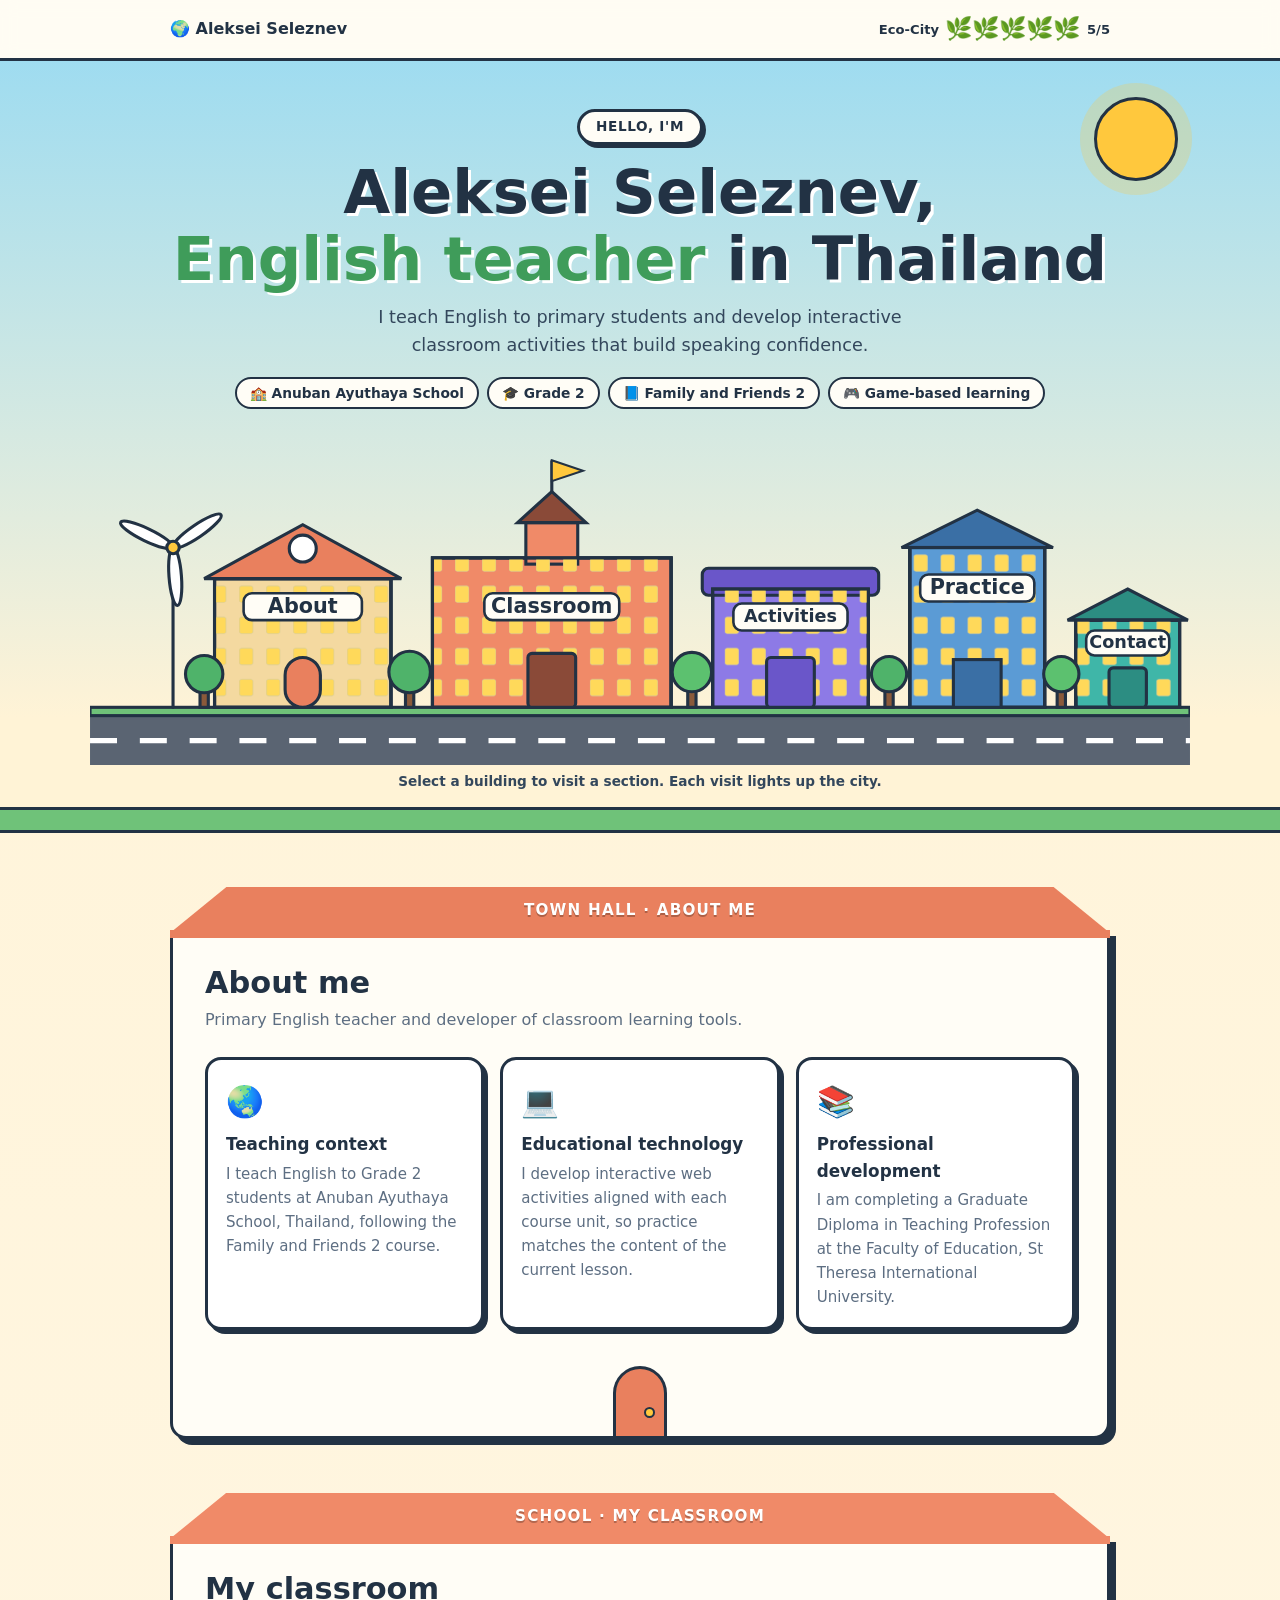
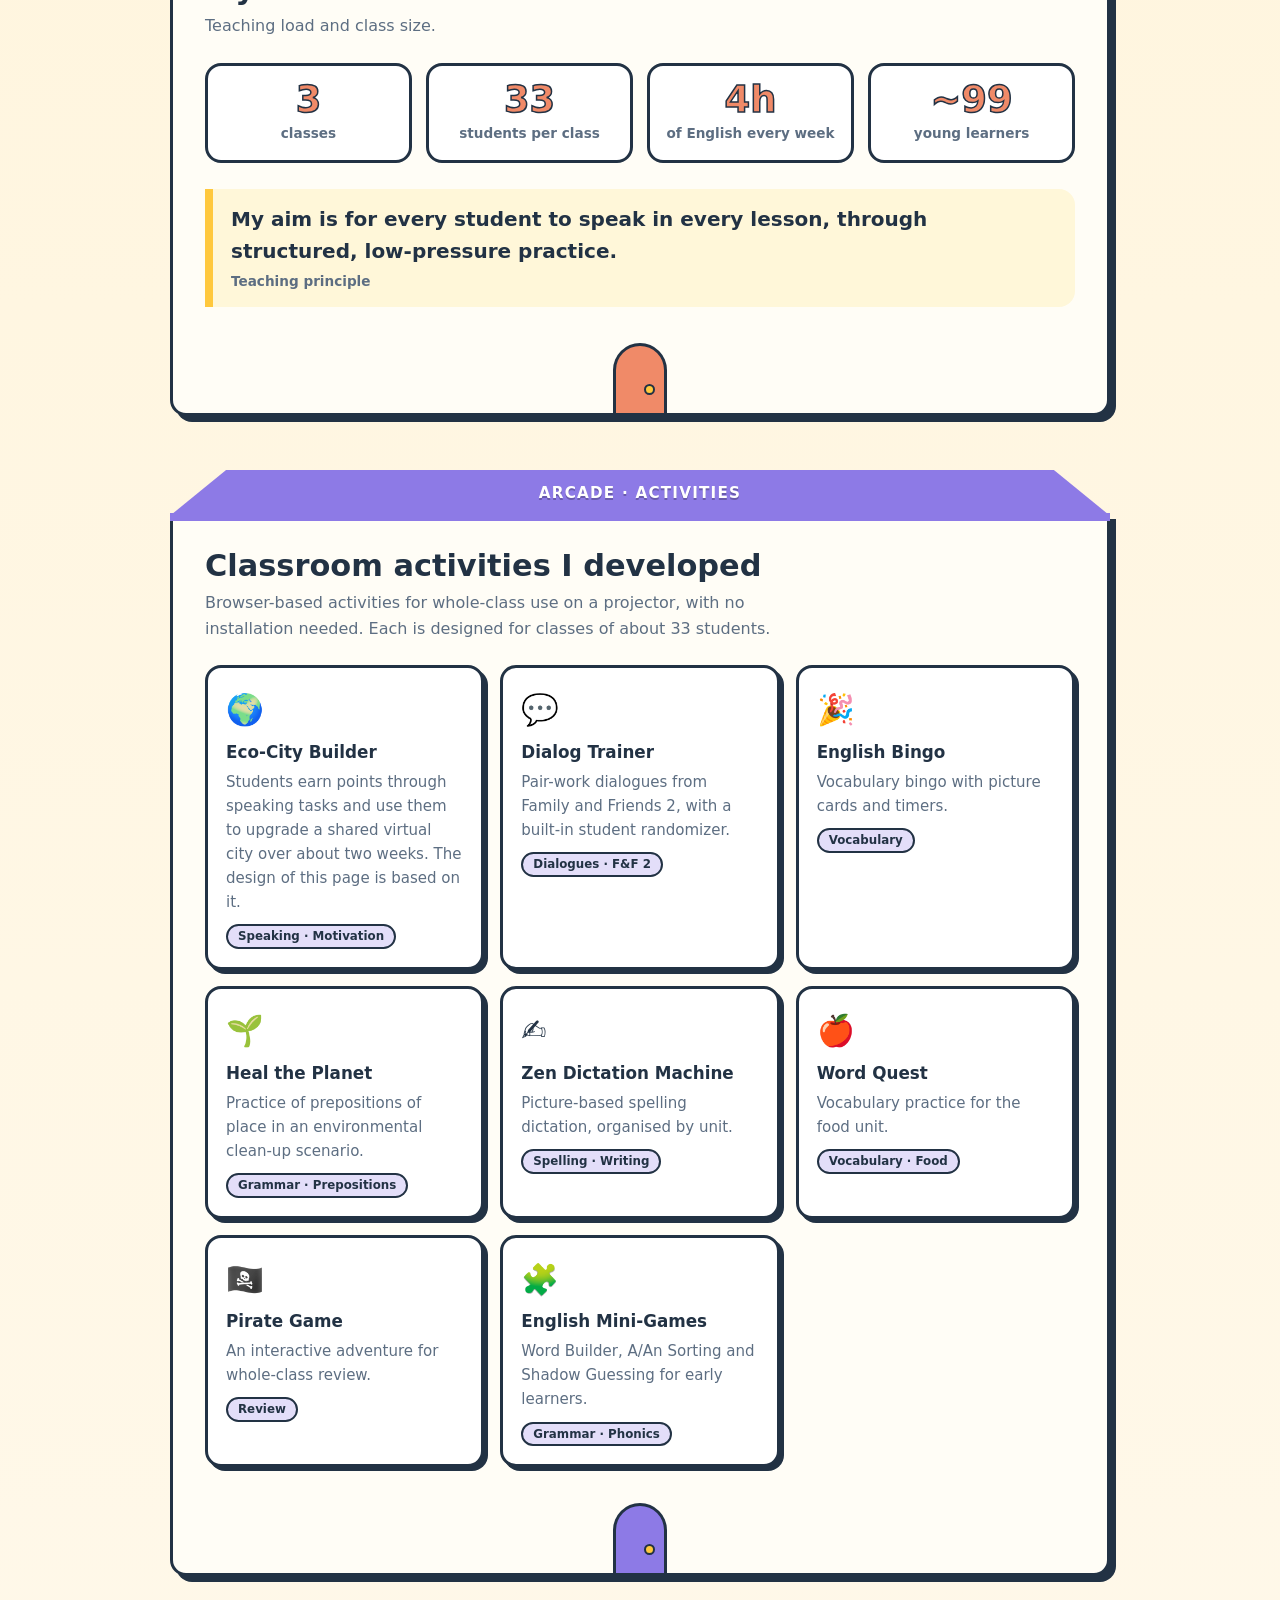
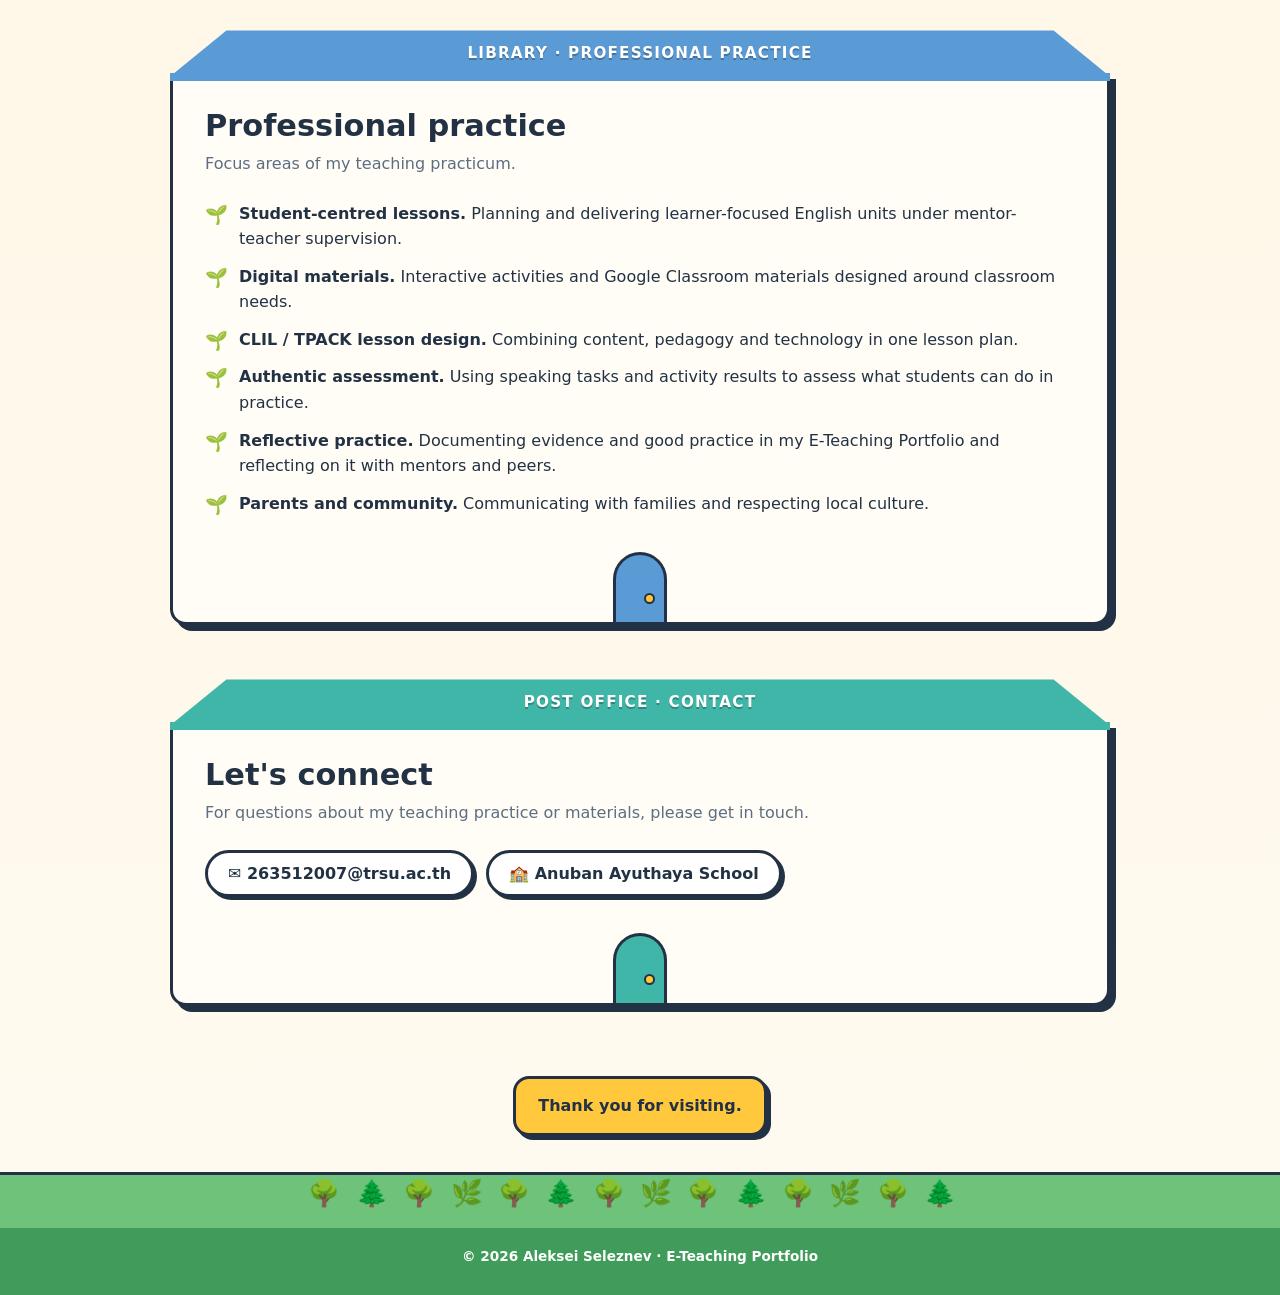
<file: index.html>
<!DOCTYPE html>
<html lang="en">
<head>
<meta charset="UTF-8">
<meta name="viewport" content="width=device-width, initial-scale=1">
<title>Aleksei Seleznev — English Teacher, Thailand</title>
<meta name="description" content="E-teaching portfolio of Aleksei Seleznev, English teacher at Anuban Ayuthaya School, Thailand: classroom activities, lesson materials and professional practice.">
<style>
  :root {
    --sky-top: #9fdcf0;
    --sky-bot: #fff3d6;
    --grass: #6fc279;
    --grass-dark: #3f9c5a;
    --road: #5a6472;
    --ink: #223244;
    --muted: #5d6e82;
    --paper: #fffdf6;
    --line: #223244;
    --sun: #ffc83d;
    --brick: #e9805e;
    --teal: #3fb6a8;
    --violet: #8d7ae6;
    --blue: #5b9bd5;
    --cream: #f4d9a0;
    --radius: 16px;
    --font: ui-rounded, "Avenir Next Rounded", "Nunito", "Trebuchet MS", system-ui, sans-serif;
  }
  * { box-sizing: border-box; margin: 0; padding: 0; }
  html { scroll-behavior: smooth; scroll-padding-top: 70px; }
  body {
    font-family: var(--font); color: var(--ink); line-height: 1.6;
    background: linear-gradient(180deg, var(--sky-bot) 0, #fffaf0 100%);
  }
  a { color: inherit; }
  .wrap { max-width: 980px; margin: 0 auto; padding: 0 20px; }

  /* ---------- top bar + eco meter ---------- */
  .bar {
    position: sticky; top: 0; z-index: 20;
    background: rgba(255, 253, 246, .92); backdrop-filter: blur(8px);
    border-bottom: 3px solid var(--line);
  }
  .bar .wrap { display: flex; align-items: center; justify-content: space-between; height: 58px; gap: 12px; }
  .bar .logo { font-weight: 800; text-decoration: none; display: flex; align-items: center; gap: 8px; }
  .meter { display: flex; align-items: center; gap: 8px; font-size: .82rem; font-weight: 700; }
  .meter .leaves { display: flex; gap: 3px; }
  .leaf { font-size: 1.2rem; filter: grayscale(1); opacity: .35; transition: .4s; }
  .leaf.on { filter: none; opacity: 1; transform: scale(1.15); }

  /* ---------- hero: the city ---------- */
  .hero { position: relative; overflow: hidden; background: linear-gradient(180deg, var(--sky-top), var(--sky-bot) 85%); padding-top: 48px; }
  .hero .intro { position: relative; z-index: 2; text-align: center; padding-bottom: 8px; }
  .hello { display: inline-block; background: var(--paper); border: 3px solid var(--line); border-radius: 99px; padding: 4px 16px; font-weight: 800; font-size: .85rem; letter-spacing: .05em; text-transform: uppercase; box-shadow: 3px 3px 0 var(--line); }
  .hero h1 { font-size: clamp(2.2rem, 6vw, 3.8rem); line-height: 1.1; margin: 14px 0 10px; text-shadow: 3px 3px 0 #fff; }
  .hero h1 em { font-style: normal; color: var(--grass-dark); }
  .hero .lead { max-width: 560px; margin: 0 auto; font-size: 1.1rem; color: #33475c; }
  .chips { display: flex; flex-wrap: wrap; justify-content: center; gap: 8px; margin: 18px 0 6px; }
  .chip { background: var(--paper); border: 2px solid var(--line); border-radius: 99px; padding: 3px 13px; font-size: .86rem; font-weight: 700; }

  .sun { position: absolute; right: 8%; top: 36px; width: 84px; height: 84px; border-radius: 50%; background: var(--sun); border: 3px solid var(--line); box-shadow: 0 0 0 14px rgba(255, 200, 61, .25); animation: pulse 4s ease-in-out infinite; }
  .cloud { position: absolute; background: #fff; border: 3px solid var(--line); border-radius: 99px; height: 34px; width: 110px; opacity: .95; animation: drift linear infinite; }
  .cloud::before, .cloud::after { content: ""; position: absolute; background: #fff; border: 3px solid var(--line); border-bottom: 0; border-radius: 99px 99px 0 0; }
  .cloud::before { width: 46px; height: 30px; left: 16px; top: -22px; }
  .cloud::after { width: 34px; height: 22px; left: 54px; top: -14px; }
  .cloud.c1 { top: 70px; left: -140px; animation-duration: 60s; }
  .cloud.c2 { top: 150px; left: -140px; animation-duration: 90s; animation-delay: -35s; transform: scale(.7); }
  @keyframes drift { to { left: 105%; } }
  @keyframes pulse { 50% { transform: scale(1.08); } }

  .city { position: relative; z-index: 1; display: block; width: 100%; max-width: 1100px; margin: 0 auto; height: auto; }
  .city text { font-family: var(--font); font-weight: 800; font-size: 20px; fill: var(--ink); pointer-events: none; }
  .bld { cursor: pointer; outline: none; }
  .bld .shape { stroke: var(--line); stroke-width: 3; transition: transform .2s; transform-box: fill-box; transform-origin: bottom; }
  .bld:hover .shape, .bld:focus-visible .shape { transform: translateY(-5px); }
  .bld .win-on { opacity: 0; transition: opacity .8s; }
  .bld.lit .win-on { opacity: 1; }
  .bld .sign { fill: var(--paper); stroke: var(--line); stroke-width: 2.5; }
  .tree { opacity: 0; transform: scale(.2); transform-box: fill-box; transform-origin: bottom; transition: .6s cubic-bezier(.3, 1.6, .5, 1); }
  .tree.grown { opacity: 1; transform: scale(1); }
  .hint { text-align: center; font-size: .85rem; font-weight: 700; color: #33475c; padding: 6px 0 14px; position: relative; z-index: 2; }

  .ground { height: 26px; background: var(--grass); border-top: 3px solid var(--line); border-bottom: 3px solid var(--line); }

  /* ---------- buildings = sections ---------- */
  section.building { padding: 54px 0 0; position: relative; }
  .roof { height: 46px; margin: 0 auto; width: 100%; max-width: 940px; background: var(--c); clip-path: polygon(0 100%, 6% 0, 94% 0, 100% 100%); border: 0; position: relative; }
  .roof::after { content: attr(data-sign); position: absolute; left: 50%; top: 50%; transform: translate(-50%, -50%); font-weight: 800; font-size: .95rem; letter-spacing: .08em; text-transform: uppercase; color: #fff; text-shadow: 0 2px 0 rgba(0, 0, 0, .25); white-space: nowrap; }
  .body {
    max-width: 940px; margin: -3px auto 0; background: var(--paper); border: 3px solid var(--line);
    border-radius: 0 0 var(--radius) var(--radius); padding: 32px 32px 0; position: relative;
    box-shadow: 6px 6px 0 var(--line);
    transform: translateY(24px); opacity: 0; transition: .7s ease;
  }
  section.show .body { transform: none; opacity: 1; }
  .body::before { content: ""; position: absolute; left: -3px; right: -3px; top: -3px; height: 8px; background: var(--c); }
  .door { width: 54px; height: 70px; margin: 36px auto 0; background: var(--c); border: 3px solid var(--line); border-bottom: 0; border-radius: 30px 30px 0 0; position: relative; }
  .door::after { content: ""; position: absolute; right: 9px; top: 38px; width: 7px; height: 7px; border-radius: 50%; background: var(--sun); border: 2px solid var(--line); }
  h2 { font-size: 1.9rem; line-height: 1.2; margin-bottom: 6px; }
  .sub { color: var(--muted); margin-bottom: 24px; max-width: 620px; }

  .grid { display: grid; gap: 16px; grid-template-columns: repeat(auto-fit, minmax(230px, 1fr)); }
  .card { background: #fff; border: 3px solid var(--line); border-radius: var(--radius); padding: 18px; box-shadow: 4px 4px 0 var(--line); }
  .card .ico { font-size: 1.9rem; }
  .card h3 { font-size: 1.05rem; margin: 4px 0; }
  .card p { color: var(--muted); font-size: .94rem; }
  a.card { text-decoration: none; display: block; transition: transform .15s, box-shadow .15s; }
  a.card:hover { transform: translate(-2px, -3px); box-shadow: 7px 8px 0 var(--line); }
  .tag { display: inline-block; font-size: .74rem; font-weight: 800; background: color-mix(in srgb, var(--c) 25%, #fff); border: 2px solid var(--line); border-radius: 99px; padding: 1px 10px; margin-top: 10px; }

  .stats { display: grid; grid-template-columns: repeat(auto-fit, minmax(130px, 1fr)); gap: 14px; }
  .stat { text-align: center; background: #fff; border: 3px solid var(--line); border-radius: var(--radius); padding: 14px 8px; }
  .stat b { display: block; font-size: 2.3rem; line-height: 1.1; color: var(--c); -webkit-text-stroke: 1.5px var(--line); }
  .stat span { font-size: .85rem; color: var(--muted); font-weight: 700; }
  .quote { margin-top: 26px; font-size: 1.25rem; font-weight: 800; padding: 14px 18px; border-left: 8px solid var(--sun); background: #fff7d9; border-radius: 0 var(--radius) var(--radius) 0; }
  .quote small { display: block; font-size: .85rem; font-weight: 600; color: var(--muted); margin-top: 4px; }

  ul.ticks { list-style: none; display: grid; gap: 12px; }
  ul.ticks li { padding-left: 34px; position: relative; }
  ul.ticks li::before { content: "🌱"; position: absolute; left: 0; top: -1px; font-size: 1.15rem; }

  .links { display: flex; flex-wrap: wrap; gap: 12px; }
  .links a, .links span { background: #fff; border: 3px solid var(--line); border-radius: 99px; padding: 8px 20px; font-weight: 800; text-decoration: none; box-shadow: 3px 3px 0 var(--line); }
  .links a:hover { background: var(--sun); }

  /* ---------- footer ---------- */
  .finish { text-align: center; padding: 70px 20px 0; }
  .finish .badge { display: inline-block; max-width: 520px; background: #fff; border: 3px solid var(--line); border-radius: var(--radius); padding: 14px 22px; font-weight: 800; box-shadow: 4px 4px 0 var(--line); }
  .finish .badge.win { background: var(--sun); animation: pop .6s cubic-bezier(.3, 1.6, .5, 1); }
  @keyframes pop { from { transform: scale(.6); } }
  .verge { margin-top: 36px; height: 56px; background: var(--grass); border-top: 3px solid var(--line); font-size: 1.6rem; letter-spacing: .6em; text-align: center; overflow: hidden; line-height: 1; padding-top: 6px; }
  footer { background: var(--grass-dark); color: #fff; text-align: center; font-size: .85rem; font-weight: 700; padding: 18px 20px 28px; }

  @media (max-width: 640px) {
    .body { padding: 24px 18px 0; }
    .sun { width: 56px; height: 56px; right: 5%; }
    .meter .txt { display: none; }
    .roof::after { font-size: .75rem; }
  }
  @media (prefers-reduced-motion: reduce) {
    html { scroll-behavior: auto; }
    .cloud, .sun { animation: none; }
    .body { transition: none; transform: none; opacity: 1; }
  }
</style>
</head>
<body id="top">

<div class="bar">
  <div class="wrap">
    <a class="logo" href="#top">🌍 Aleksei Seleznev</a>
    <div class="meter" aria-live="polite">
      <span class="txt">Eco-City</span>
      <span class="leaves" id="leaves"><span class="leaf">🌿</span><span class="leaf">🌿</span><span class="leaf">🌿</span><span class="leaf">🌿</span><span class="leaf">🌿</span></span>
      <span id="count">0/5</span>
    </div>
  </div>
</div>

<header class="hero" id="hero">
  <div class="sun"></div>
  <div class="cloud c1"></div>
  <div class="cloud c2"></div>

  <div class="wrap intro">
    <span class="hello">Hello, I'm</span>
    <h1>Aleksei Seleznev,<br><em>English teacher</em> in Thailand</h1>
    <p class="lead">I teach English to primary students and develop interactive classroom activities that build speaking confidence.</p>
    <div class="chips">
      <span class="chip">🏫 Anuban Ayuthaya School</span>
      <span class="chip">🎓 Grade 2</span>
      <span class="chip">📘 Family and Friends 2</span>
      <span class="chip">🎮 Game-based learning</span>
    </div>
  </div>

  <!-- the city: every building is a section of the page -->
  <svg class="city" id="city" viewBox="-60 0 1060 330" role="navigation" aria-label="City map: choose a building to visit">
    <defs>
      <pattern id="winOff" width="26" height="30" patternUnits="userSpaceOnUse"><rect x="6" y="7" width="13" height="16" rx="2" fill="#aebfd0"/></pattern>
      <pattern id="winOn" width="26" height="30" patternUnits="userSpaceOnUse"><rect x="6" y="7" width="13" height="16" rx="2" fill="#ffd95a"/></pattern>
    </defs>

    <!-- road & ground -->
    <rect x="-60" y="278" width="1060" height="52" fill="var(--road)"/>
    <rect x="-60" y="274" width="1060" height="8" fill="var(--grass)" stroke="var(--line)" stroke-width="3"/>
    <g stroke="#fff" stroke-width="5" stroke-dasharray="26 22"><line x1="-60" y1="306" x2="1000" y2="306"/></g>

    <!-- About: Town Hall -->
    <a class="bld" id="b-about" href="#about" aria-label="Town Hall: About me">
      <g class="shape">
        <rect x="60" y="150" width="170" height="124" fill="var(--cream)"/>
        <polygon points="50,150 145,98 240,150" fill="var(--brick)"/>
        <rect x="132" y="108" width="26" height="26" rx="13" fill="#fff"/>
        <rect x="60" y="150" width="170" height="124" fill="url(#winOff)"/>
        <rect class="win-on" x="60" y="150" width="170" height="124" fill="url(#winOn)"/>
        <rect x="128" y="226" width="34" height="48" rx="17" fill="var(--brick)"/>
      </g>
      <rect class="sign" x="88" y="164" width="114" height="26" rx="8"/>
      <text x="145" y="183" text-anchor="middle">About</text>
    </a>

    <!-- Classroom: School -->
    <a class="bld" id="b-classroom" href="#classroom" aria-label="School: My classroom">
      <g class="shape">
        <rect x="270" y="130" width="230" height="144" fill="#f08a68"/>
        <rect x="360" y="96" width="50" height="40" fill="#f08a68"/>
        <polygon points="352,96 385,66 418,96" fill="#8a4a38"/>
        <line x1="385" y1="66" x2="385" y2="36" stroke="var(--line)" stroke-width="3"/>
        <polygon points="385,36 415,46 385,56" fill="var(--sun)" stroke="var(--line)" stroke-width="2"/>
        <rect x="270" y="130" width="230" height="144" fill="url(#winOff)"/>
        <rect class="win-on" x="270" y="130" width="230" height="144" fill="url(#winOn)"/>
        <rect x="362" y="222" width="46" height="52" rx="4" fill="#8a4a38"/>
      </g>
      <rect class="sign" x="320" y="164" width="130" height="26" rx="8"/>
      <text x="385" y="183" text-anchor="middle">Classroom</text>
    </a>

    <!-- Games: Arcade -->
    <a class="bld" id="b-games" href="#games" aria-label="Arcade: Classroom activities">
      <g class="shape">
        <rect x="540" y="160" width="150" height="114" fill="var(--violet)"/>
        <rect x="530" y="140" width="170" height="26" rx="6" fill="#6a56c9"/>
        <rect x="540" y="160" width="150" height="114" fill="url(#winOff)"/>
        <rect class="win-on" x="540" y="160" width="150" height="114" fill="url(#winOn)"/>
        <rect x="592" y="226" width="46" height="48" rx="4" fill="#6a56c9"/>
      </g>
      <rect class="sign" x="560" y="174" width="110" height="26" rx="8"/>
      <text x="615" y="192" text-anchor="middle" style="font-size:17px">Activities</text>
    </a>

    <!-- Practice: Library -->
    <a class="bld" id="b-practice" href="#practice" aria-label="Library: Professional practice">
      <g class="shape">
        <rect x="730" y="120" width="130" height="154" fill="var(--blue)"/>
        <polygon points="722,120 795,84 868,120" fill="#3a6fa5"/>
        <rect x="730" y="120" width="130" height="154" fill="url(#winOff)"/>
        <rect class="win-on" x="730" y="120" width="130" height="154" fill="url(#winOn)"/>
        <rect x="772" y="228" width="46" height="46" rx="23 23 0 0" fill="#3a6fa5"/>
      </g>
      <rect class="sign" x="740" y="146" width="110" height="26" rx="8"/>
      <text x="795" y="165" text-anchor="middle">Practice</text>
    </a>

    <!-- Contact: Post office -->
    <a class="bld" id="b-contact" href="#contact" aria-label="Post office: Contact">
      <g class="shape">
        <rect x="890" y="190" width="100" height="84" fill="var(--teal)"/>
        <polygon points="882,190 940,160 998,190" fill="#2c8d82"/>
        <rect x="890" y="190" width="100" height="84" fill="url(#winOff)"/>
        <rect class="win-on" x="890" y="190" width="100" height="84" fill="url(#winOn)"/>
        <rect x="922" y="236" width="36" height="38" rx="4" fill="#2c8d82"/>
      </g>
      <rect class="sign" x="900" y="200" width="80" height="24" rx="8"/>
      <text x="940" y="217" text-anchor="middle" style="font-size:17px">Contact</text>
    </a>

    <!-- wind turbine -->
    <g stroke="var(--line)" stroke-width="3">
      <line x1="20" y1="274" x2="20" y2="120" stroke-linecap="round"/>
      <g id="blades" fill="#fff">
        <animateTransform id="spin" attributeName="transform" type="rotate" from="0 20 120" to="360 20 120" dur="6s" repeatCount="indefinite"/>
        <ellipse cx="20" cy="92" rx="6" ry="28"/>
        <ellipse cx="20" cy="92" rx="6" ry="28" transform="rotate(120 20 120)"/>
        <ellipse cx="20" cy="92" rx="6" ry="28" transform="rotate(240 20 120)"/>
      </g>
      <circle cx="20" cy="120" r="6" fill="var(--sun)"/>
    </g>

    <!-- trees that grow as you visit buildings -->
    <g stroke="var(--line)" stroke-width="3">
      <g class="tree" data-for="about"><rect x="244" y="248" width="8" height="26" fill="#8a5a3a"/><circle cx="248" cy="240" r="20" fill="#4fb36a"/></g>
      <g class="tree" data-for="classroom"><rect x="516" y="248" width="8" height="26" fill="#8a5a3a"/><circle cx="520" cy="240" r="19" fill="#5cc16f"/></g>
      <g class="tree" data-for="games"><rect x="706" y="250" width="8" height="24" fill="#8a5a3a"/><circle cx="710" cy="242" r="17" fill="#4fb36a"/></g>
      <g class="tree" data-for="practice"><rect x="872" y="250" width="8" height="24" fill="#8a5a3a"/><circle cx="876" cy="242" r="17" fill="#5cc16f"/></g>
      <g class="tree" data-for="contact"><rect x="46" y="250" width="8" height="24" fill="#8a5a3a"/><circle cx="50" cy="242" r="18" fill="#4fb36a"/></g>
    </g>
  </svg>
  <p class="hint">Select a building to visit a section. Each visit lights up the city.</p>
  <div class="ground"></div>
</header>

<main>

<section class="building" id="about" data-b="about" style="--c: var(--brick)">
  <div class="roof" data-sign="Town Hall · About me"></div>
  <div class="body">
    <h2>About me</h2>
    <p class="sub">Primary English teacher and developer of classroom learning tools.</p>
    <div class="grid">
      <div class="card"><div class="ico">🌏</div><h3>Teaching context</h3><p>I teach English to Grade 2 students at Anuban Ayuthaya School, Thailand, following the Family and Friends 2 course.</p></div>
      <div class="card"><div class="ico">💻</div><h3>Educational technology</h3><p>I develop interactive web activities aligned with each course unit, so practice matches the content of the current lesson.</p></div>
      <div class="card"><div class="ico">📚</div><h3>Professional development</h3><p>I am completing a Graduate Diploma in Teaching Profession at the Faculty of Education, St Theresa International University.</p></div>
    </div>
    <div class="door"></div>
  </div>
</section>

<section class="building" id="classroom" data-b="classroom" style="--c: #f08a68">
  <div class="roof" data-sign="School · My classroom"></div>
  <div class="body">
    <h2>My classroom</h2>
    <p class="sub">Teaching load and class size.</p>
    <div class="stats">
      <div class="stat"><b>3</b><span>classes</span></div>
      <div class="stat"><b>33</b><span>students per class</span></div>
      <div class="stat"><b>4h</b><span>of English every week</span></div>
      <div class="stat"><b>~99</b><span>young learners</span></div>
    </div>
    <p class="quote">My aim is for every student to speak in every lesson, through structured, low-pressure practice.<small>Teaching principle</small></p>
    <div class="door"></div>
  </div>
</section>

<section class="building" id="games" data-b="games" style="--c: var(--violet)">
  <div class="roof" data-sign="Arcade · Activities"></div>
  <div class="body">
    <h2>Classroom activities I developed</h2>
    <p class="sub">Browser-based activities for whole-class use on a projector, with no installation needed. Each is designed for classes of about 33 students.</p>
    <div class="grid">
      <a class="card" href="star-talk.html">
        <div class="ico">🌍</div><h3>Eco-City Builder</h3>
        <p>Students earn points through speaking tasks and use them to upgrade a shared virtual city over about two weeks. The design of this page is based on it.</p>
        <span class="tag">Speaking · Motivation</span>
      </a>
      <a class="card" href="dialog-trainer.html">
        <div class="ico">💬</div><h3>Dialog Trainer</h3>
        <p>Pair-work dialogues from Family and Friends 2, with a built-in student randomizer.</p>
        <span class="tag">Dialogues · F&amp;F 2</span>
      </a>
      <a class="card" href="bingo.html">
        <div class="ico">🎉</div><h3>English Bingo</h3>
        <p>Vocabulary bingo with picture cards and timers.</p>
        <span class="tag">Vocabulary</span>
      </a>
      <a class="card" href="prepositions-heal-the-planet/index.html">
        <div class="ico">🌱</div><h3>Heal the Planet</h3>
        <p>Practice of prepositions of place in an environmental clean-up scenario.</p>
        <span class="tag">Grammar · Prepositions</span>
      </a>
      <a class="card" href="Dictation/index.html">
        <div class="ico">✍️</div><h3>Zen Dictation Machine</h3>
        <p>Picture-based spelling dictation, organised by unit.</p>
        <span class="tag">Spelling · Writing</span>
      </a>
      <a class="card" href="word-quest/index.html">
        <div class="ico">🍎</div><h3>Word Quest</h3>
        <p>Vocabulary practice for the food unit.</p>
        <span class="tag">Vocabulary · Food</span>
      </a>
      <a class="card" href="Pirate%20game/index.html">
        <div class="ico">🏴‍☠️</div><h3>Pirate Game</h3>
        <p>An interactive adventure for whole-class review.</p>
        <span class="tag">Review</span>
      </a>
      <a class="card" href="Grammar%20Grade%201/index.html">
        <div class="ico">🧩</div><h3>English Mini-Games</h3>
        <p>Word Builder, A/An Sorting and Shadow Guessing for early learners.</p>
        <span class="tag">Grammar · Phonics</span>
      </a>
    </div>
    <div class="door"></div>
  </div>
</section>

<section class="building" id="practice" data-b="practice" style="--c: var(--blue)">
  <div class="roof" data-sign="Library · Professional practice"></div>
  <div class="body">
    <h2>Professional practice</h2>
    <p class="sub">Focus areas of my teaching practicum.</p>
    <ul class="ticks">
      <li><b>Student-centred lessons.</b> Planning and delivering learner-focused English units under mentor-teacher supervision.</li>
      <li><b>Digital materials.</b> Interactive activities and Google Classroom materials designed around classroom needs.</li>
      <li><b>CLIL / TPACK lesson design.</b> Combining content, pedagogy and technology in one lesson plan.</li>
      <li><b>Authentic assessment.</b> Using speaking tasks and activity results to assess what students can do in practice.</li>
      <li><b>Reflective practice.</b> Documenting evidence and good practice in my E-Teaching Portfolio and reflecting on it with mentors and peers.</li>
      <li><b>Parents and community.</b> Communicating with families and respecting local culture.</li>
    </ul>
    <div class="door"></div>
  </div>
</section>

<section class="building" id="contact" data-b="contact" style="--c: var(--teal)">
  <div class="roof" data-sign="Post office · Contact"></div>
  <div class="body">
    <h2>Let's connect</h2>
    <p class="sub">For questions about my teaching practice or materials, please get in touch.</p>
    <div class="links">
      <a href="mailto:263512007@trsu.ac.th">✉️ 263512007@trsu.ac.th</a>
      <span>🏫 Anuban Ayuthaya School</span>
    </div>
    <div class="door"></div>
  </div>
</section>

</main>

<div class="finish">
  <div class="badge" id="badge">Visit all five sections to complete the Eco-City.</div>
</div>
<div class="verge" aria-hidden="true">🌳🌲🌳🌿🌳🌲🌳🌿🌳🌲🌳🌿🌳🌲</div>
<footer>© 2026 Aleksei Seleznev · E-Teaching Portfolio</footer>

<script>
  if (window.matchMedia && matchMedia('(prefers-reduced-motion: reduce)').matches) {
    var sp = document.getElementById('spin');
    if (sp) sp.remove();
  }
  var visited = {};
  var total = document.querySelectorAll('section.building').length;
  var leaves = document.querySelectorAll('#leaves .leaf');

  function visit(id) {
    if (visited[id]) return;
    visited[id] = true;
    var n = Object.keys(visited).length;
    var b = document.getElementById('b-' + id);
    if (b) b.classList.add('lit');
    var t = document.querySelector('.tree[data-for="' + id + '"]');
    if (t) t.classList.add('grown');
    for (var i = 0; i < n; i++) leaves[i].classList.add('on');
    document.getElementById('count').textContent = n + '/' + total;
    if (n === total) {
      document.getElementById('hero').classList.add('done');
      document.getElementById('spin').setAttribute('dur', '1.4s');
      var badge = document.getElementById('badge');
      badge.textContent = 'Thank you for visiting.';
      badge.classList.add('win');
    }
  }

  if ('IntersectionObserver' in window) {
    var io = new IntersectionObserver(function (entries) {
      entries.forEach(function (e) {
        if (e.isIntersecting) {
          e.target.classList.add('show');
          visit(e.target.dataset.b);
        }
      });
    }, { threshold: 0, rootMargin: '0px 0px -30% 0px' });
    document.querySelectorAll('section.building').forEach(function (s) { io.observe(s); });
  } else {
    document.querySelectorAll('section.building').forEach(function (s) { s.classList.add('show'); visit(s.dataset.b); });
  }
</script>
</body>
</html>
</file>
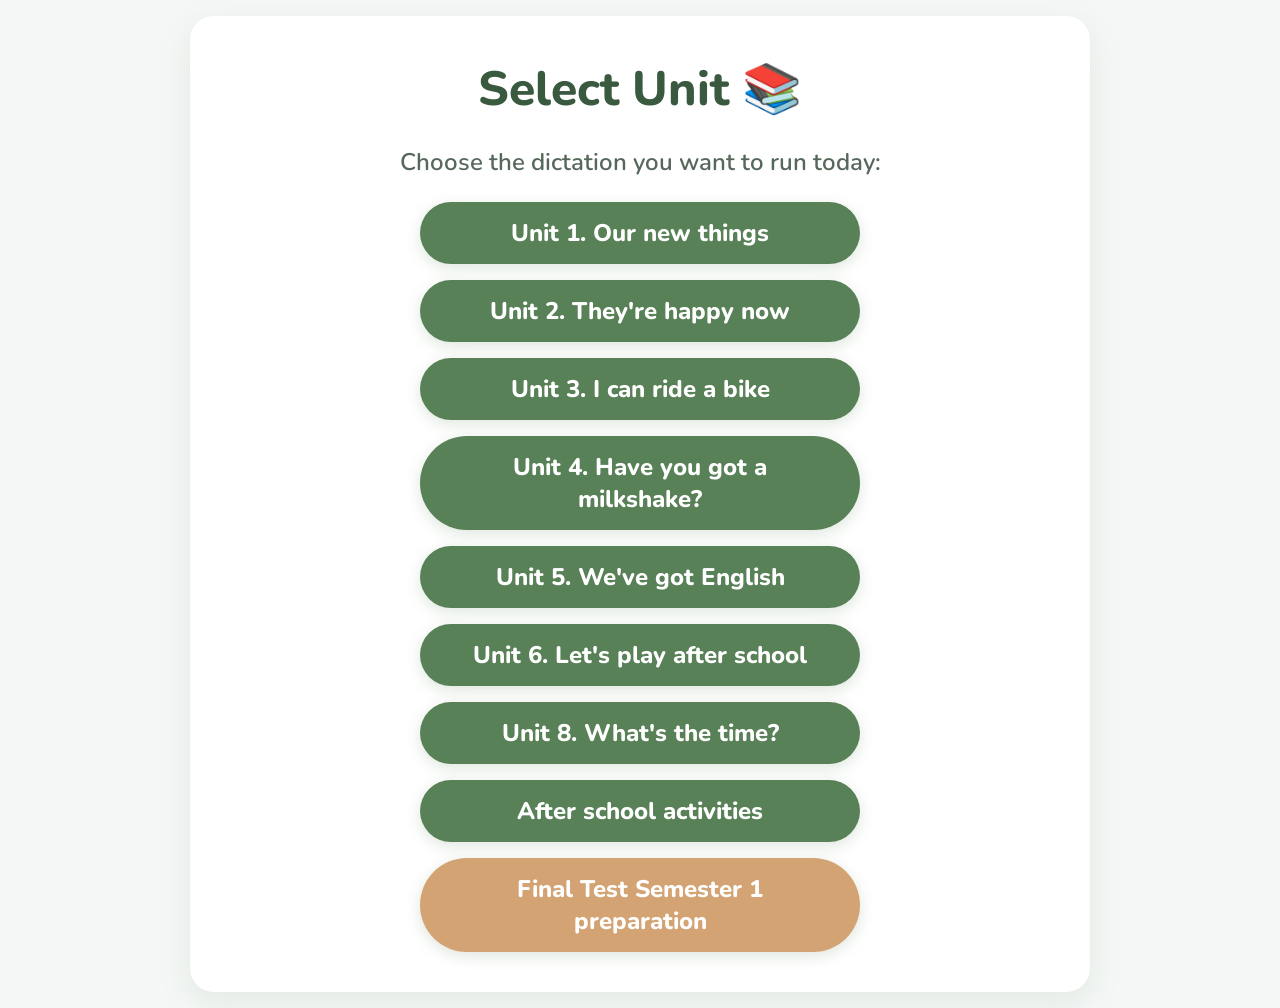
<file: Dictation/index.html>
<!DOCTYPE html>
<html lang="en">
<head>
    <meta charset="UTF-8">
    <meta name="viewport" content="width=device-width, initial-scale=1.0">
    <title>Zen Dictation Machine - Menu</title>
    <link rel="stylesheet" href="css/style.css">
</head>
<body>
    <div class="container">
        <h1>Select Unit 📚</h1>
        <p>Choose the dictation you want to run today:</p>
        <!-- Buttons are generated from js/data.js -->
        <div id="unit-list" class="unit-list"></div>
    </div>

    <script src="js/data.js"></script>
    <script>
        // Numeric unit keys come first in ascending order, "final" last.
        const list = document.getElementById('unit-list');
        Object.keys(dictationData).forEach((key) => {
            const btn = document.createElement('button');
            btn.textContent = dictationData[key].title;
            if (key === 'final') btn.className = 'btn-final';
            btn.addEventListener('click', () => {
                window.location.href = 'dictation.html?unit=' + encodeURIComponent(key);
            });
            list.appendChild(btn);
        });
    </script>
</body>
</html>
</file>
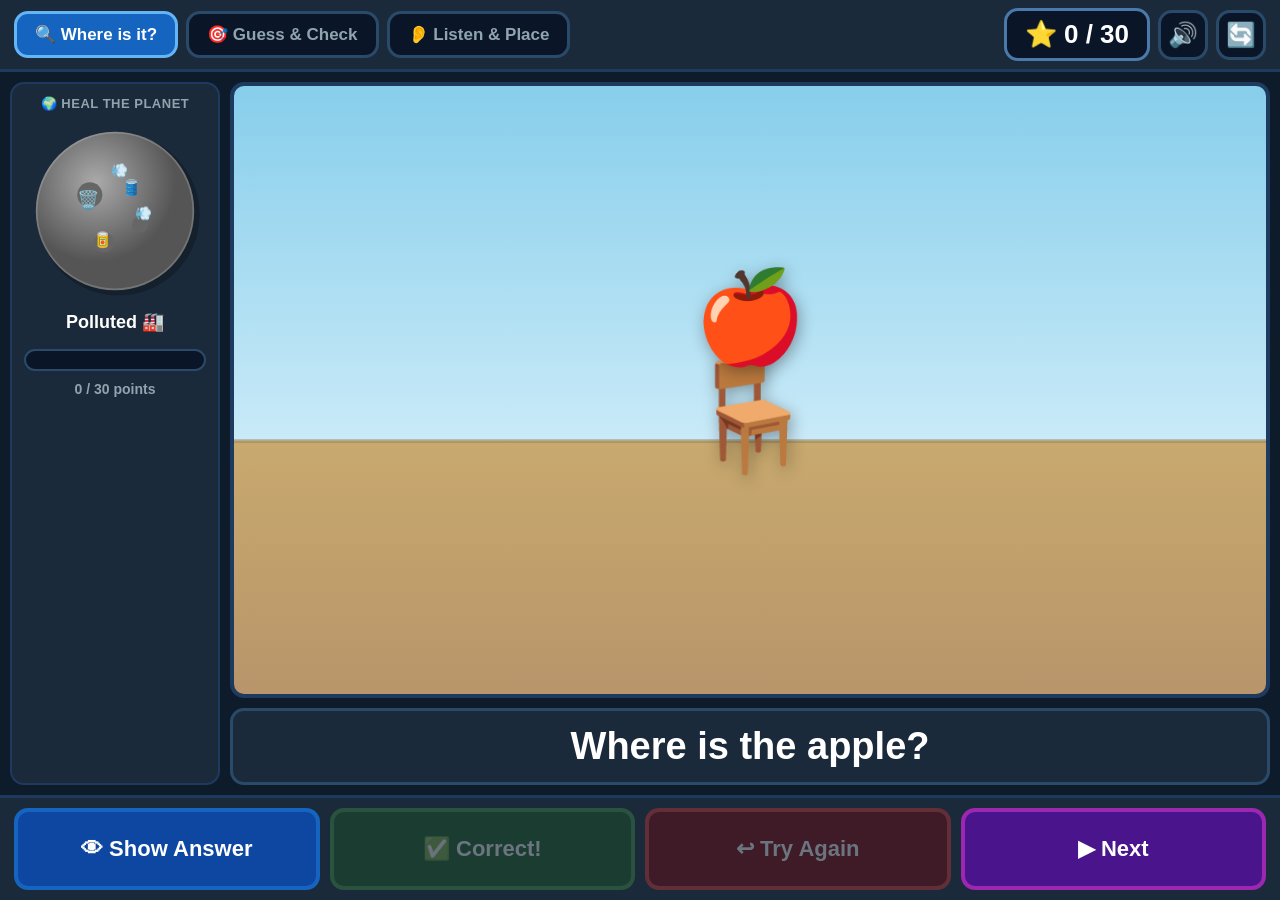
<file: prepositions-heal-the-planet/index.html>
<!DOCTYPE html>
<html lang="en">
<head>
<meta charset="UTF-8">
<meta name="viewport" content="width=device-width, initial-scale=1.0">
<title>Heal the Planet – Prepositions of Place</title>
<style>
/* ===== RESET & TOKENS ===== */
*, *::before, *::after { box-sizing: border-box; margin: 0; padding: 0; }

:root {
  --bg:       #0d1b2a;
  --panel:    #1b2a3b;
  --deep:     #0a1628;
  --correct:  #43a047;
  --wrong:    #e53935;
  --action:   #1565c0;
  --next:     #6a1b9a;
  --text:     #ffffff;
  --muted:    #90a4ae;
  --radius:   14px;
  --ctrl-h:   82px;
  --scene-bg-sky: #87ceeb;
  --scene-bg-ground: #c8a96e;
}

body {
  font-family: 'Segoe UI', Arial, sans-serif;
  background: var(--bg);
  color: var(--text);
  height: 100vh;
  display: flex;
  flex-direction: column;
  overflow: hidden;
  user-select: none;
}

/* ===== TOP BAR ===== */
#topbar {
  display: flex;
  align-items: center;
  gap: 8px;
  padding: 8px 14px;
  background: var(--panel);
  border-bottom: 3px solid #1e3a5f;
  flex-shrink: 0;
  flex-wrap: nowrap;
}

.mode-btn {
  padding: 10px 18px;
  font-size: 17px;
  font-weight: 700;
  border: 3px solid #2a4a6a;
  border-radius: var(--radius);
  background: var(--deep);
  color: var(--muted);
  cursor: pointer;
  transition: all 0.2s;
  white-space: nowrap;
}
.mode-btn:hover { color: var(--text); border-color: #4a7aaa; }
.mode-btn.active {
  background: var(--action);
  border-color: #64b5f6;
  color: var(--text);
}

#score-display {
  margin-left: auto;
  font-size: 26px;
  font-weight: 800;
  background: var(--deep);
  padding: 8px 18px;
  border-radius: var(--radius);
  border: 3px solid #4a7aaa;
  white-space: nowrap;
  transition: transform 0.2s, color 0.2s;
}

.icon-btn {
  width: 50px; height: 50px;
  font-size: 24px;
  border: 3px solid #2a4a6a;
  border-radius: var(--radius);
  background: var(--deep);
  color: var(--text);
  cursor: pointer;
  display: flex; align-items: center; justify-content: center;
  transition: all 0.2s;
  flex-shrink: 0;
}
.icon-btn:hover { background: #1e3a5f; border-color: #4a7aaa; }

/* ===== MAIN LAYOUT ===== */
#main {
  flex: 1;
  display: flex;
  gap: 10px;
  padding: 10px;
  overflow: hidden;
  min-height: 0;
}

/* ===== PLANET PANEL ===== */
#planet-panel {
  width: 210px;
  flex-shrink: 0;
  display: flex;
  flex-direction: column;
  align-items: center;
  gap: 10px;
  background: var(--panel);
  border-radius: var(--radius);
  padding: 12px;
  border: 2px solid #1e3a5f;
}

#planet-svg { width: 180px; height: 180px; }

#planet-label {
  font-size: 13px;
  font-weight: 700;
  text-align: center;
  color: var(--muted);
  letter-spacing: 0.5px;
  text-transform: uppercase;
}

#stage-name {
  font-size: 18px;
  font-weight: 800;
  text-align: center;
  color: var(--text);
  min-height: 28px;
}

#progress-track {
  width: 100%;
  height: 22px;
  background: #0a1628;
  border-radius: 11px;
  border: 2px solid #2a4a6a;
  overflow: hidden;
}
#progress-fill {
  height: 100%;
  background: linear-gradient(90deg, #43a047, #8bc34a, #cddc39);
  border-radius: 11px;
  width: 0%;
  transition: width 0.6s cubic-bezier(0.34, 1.56, 0.64, 1);
}

#progress-text {
  font-size: 14px;
  color: var(--muted);
  font-weight: 600;
}

/* ===== GAME PANEL ===== */
#game-panel {
  flex: 1;
  display: flex;
  flex-direction: column;
  gap: 10px;
  min-width: 0;
  min-height: 0;
}

/* ===== SCENE AREA ===== */
#scene-area {
  flex: 1;
  border-radius: var(--radius);
  border: 4px solid #1e3a5f;
  position: relative;
  overflow: hidden;
  background:
    linear-gradient(to bottom, #87ceeb 0%, #c9eaf8 58%, #c9eaf8 58%, #c8a96e 58.5%, #b8956a 100%);
  transition: box-shadow 0.4s;
  min-height: 0;
}

/* subtle shelf line */
#scene-area::after {
  content: '';
  position: absolute;
  left: 0; right: 0;
  top: 58%;
  height: 4px;
  background: rgba(0,0,0,0.12);
  pointer-events: none;
}

/* ===== SCENE OBJECTS ===== */
.scene-ref, .scene-ref2, .scene-obj {
  position: absolute;
  transform: translate(-50%, -50%);
  line-height: 1;
  transition: all 0.7s cubic-bezier(0.34, 1.56, 0.64, 1);
  filter: drop-shadow(2px 4px 8px rgba(0,0,0,0.35));
}
.scene-ref  { font-size: 110px; z-index: 2; }
.scene-ref2 { font-size: 110px; z-index: 2; }
.scene-obj  { font-size: 90px;  z-index: 3; }

/* staging position for mode 3 */
.scene-obj.staging {
  left: 8% !important;
  top: 20% !important;
  z-index: 5;
  animation: stageBounce 1.2s ease-in-out infinite;
}
@keyframes stageBounce {
  0%, 100% { transform: translate(-50%, -50%) scale(1); }
  50%       { transform: translate(-50%, -58%) scale(1.05); }
}
.scene-obj.placed { animation: none; }

/* ===== ANSWER / COMMAND TEXT ===== */
#answer-box {
  font-size: 38px;
  font-weight: 800;
  text-align: center;
  padding: 14px 20px;
  background: var(--panel);
  border-radius: var(--radius);
  border: 3px solid transparent;
  min-height: 76px;
  display: flex;
  align-items: center;
  justify-content: center;
  flex-shrink: 0;
  transition: border-color 0.3s, color 0.3s;
}
#answer-box.revealed { border-color: var(--correct); color: #a5d6a7; }
#answer-box.command  { border-color: #1565c0;         color: #90caf9; }
#answer-box.neutral  { border-color: #2a4a6a; }

/* ===== MODE 2 PREPOSITION BUTTONS ===== */
#prep-grid {
  display: none;
  grid-template-columns: repeat(3, 1fr);
  gap: 8px;
  flex-shrink: 0;
}
#prep-grid.visible { display: grid; }

.prep-btn {
  height: 68px;
  font-size: 21px;
  font-weight: 800;
  border: 4px solid #2a4a6a;
  border-radius: var(--radius);
  background: var(--deep);
  color: var(--text);
  cursor: pointer;
  transition: all 0.25s;
  text-transform: lowercase;
}
.prep-btn:hover:not(:disabled) { background: var(--action); border-color: #64b5f6; transform: scale(1.03); }
.prep-btn.hit-correct { background: #1b5e20; border-color: var(--correct); color: #a5d6a7; transform: scale(1.06); }
.prep-btn.hit-wrong   { background: #7f0000; border-color: var(--wrong);   color: #ef9a9a; }

/* ===== BOTTOM CONTROLS ===== */
#controls {
  display: flex;
  gap: 10px;
  padding: 10px 14px;
  background: var(--panel);
  border-top: 3px solid #1e3a5f;
  flex-shrink: 0;
}

.ctrl-btn {
  flex: 1;
  height: var(--ctrl-h);
  font-size: 22px;
  font-weight: 800;
  border: 4px solid #2a4a6a;
  border-radius: var(--radius);
  background: var(--deep);
  color: var(--text);
  cursor: pointer;
  transition: all 0.2s;
  display: flex;
  align-items: center;
  justify-content: center;
  gap: 10px;
}
.ctrl-btn:hover:not(:disabled) { transform: scale(1.04); }
.ctrl-btn:active:not(:disabled){ transform: scale(0.97); }
.ctrl-btn:disabled { opacity: 0.35; cursor: not-allowed; transform: none !important; }

.btn-action  { background: #0d47a1; border-color: #1565c0; }
.btn-action:hover:not(:disabled)  { background: var(--action); }
.btn-correct { background: #1b5e20; border-color: var(--correct); }
.btn-correct:hover:not(:disabled) { background: #2e7d32; }
.btn-wrong   { background: #7f0000; border-color: var(--wrong); }
.btn-wrong:hover:not(:disabled)   { background: #b71c1c; }
.btn-say     { background: #00695c; border-color: #26a69a; }
.btn-say:hover:not(:disabled)     { background: #00897b; }
.btn-next    { background: #4a148c; border-color: #9c27b0; }
.btn-next:hover:not(:disabled)    { background: var(--next); }

/* ===== FLASH OVERLAYS ===== */
#flash {
  position: fixed;
  inset: 0;
  pointer-events: none;
  z-index: 50;
  opacity: 0;
  transition: opacity 0.05s;
}

/* ===== FIREWORKS ===== */
#fireworks-canvas {
  position: fixed;
  inset: 0;
  pointer-events: none;
  z-index: 90;
}

/* ===== WIN BANNER ===== */
#win-banner {
  display: none;
  position: fixed;
  inset: 0;
  background: rgba(0,0,0,0.82);
  z-index: 100;
  align-items: center;
  justify-content: center;
  flex-direction: column;
  gap: 24px;
  text-align: center;
  padding: 40px;
}
#win-banner.show { display: flex; }
#win-banner .win-title {
  font-size: 76px;
  line-height: 1.1;
  animation: winPulse 0.7s ease-in-out infinite alternate;
}
@keyframes winPulse {
  from { transform: scale(1); text-shadow: 0 0 30px #ffd700; }
  to   { transform: scale(1.06); text-shadow: 0 0 60px #ffd700; }
}
#win-banner .win-sub { font-size: 34px; color: var(--muted); }
#win-banner .win-close {
  padding: 20px 60px;
  font-size: 26px;
  font-weight: 800;
  border: 4px solid var(--correct);
  border-radius: 20px;
  background: #1b5e20;
  color: white;
  cursor: pointer;
  transition: all 0.2s;
}
#win-banner .win-close:hover { background: var(--correct); transform: scale(1.05); }

/* ===== SCORE POP ===== */
@keyframes scorePop {
  0%   { transform: scale(1); }
  40%  { transform: scale(1.35); color: #a5d6a7; }
  100% { transform: scale(1); color: var(--text); }
}
.score-pop { animation: scorePop 0.4s ease-out forwards; }
</style>
</head>
<body>

<!-- ── TOP BAR ── -->
<div id="topbar">
  <button class="mode-btn active" id="modeBtn1" onclick="setMode(1)">🔍 Where is it?</button>
  <button class="mode-btn"        id="modeBtn2" onclick="setMode(2)">🎯 Guess &amp; Check</button>
  <button class="mode-btn"        id="modeBtn3" onclick="setMode(3)">👂 Listen &amp; Place</button>
  <div id="score-display">⭐ 0 / 30</div>
  <button class="icon-btn" id="muteBtn"  onclick="toggleMute()" title="Mute / Unmute">🔊</button>
  <button class="icon-btn" onclick="resetGame()" title="Reset game">🔄</button>
</div>

<!-- ── MAIN ── -->
<div id="main">

  <!-- Planet panel -->
  <div id="planet-panel">
    <div id="planet-label">🌍 Heal the Planet</div>
    <svg id="planet-svg" viewBox="0 0 200 200" xmlns="http://www.w3.org/2000/svg"></svg>
    <div id="stage-name">Polluted 🏭</div>
    <div id="progress-track"><div id="progress-fill"></div></div>
    <div id="progress-text">0 / 30 points</div>
  </div>

  <!-- Game panel -->
  <div id="game-panel">
    <div id="scene-area"></div>
    <div id="answer-box" class="neutral">Press ▶ Next to start!</div>
    <div id="prep-grid"></div>
  </div>

</div>

<!-- ── BOTTOM CONTROLS ── -->
<div id="controls">
  <button class="ctrl-btn btn-action"  id="btn-show"    onclick="handleShow()">👁 Show Answer</button>
  <button class="ctrl-btn btn-say"     id="btn-say"     onclick="speak(getCommandText(scene))" style="display:none">🔊 Say Again</button>
  <button class="ctrl-btn btn-correct" id="btn-correct" onclick="handleCorrect()" disabled>✅ Correct!</button>
  <button class="ctrl-btn btn-wrong"   id="btn-wrong"   onclick="handleWrong()"   disabled>↩ Try Again</button>
  <button class="ctrl-btn btn-next"    id="btn-next"    onclick="nextRound()">▶ Next</button>
</div>

<!-- ── OVERLAYS ── -->
<div id="flash"></div>
<canvas id="fireworks-canvas"></canvas>

<div id="win-banner">
  <div class="win-title">🌈 Planet Saved! 🎉</div>
  <div class="win-sub">Amazing work, class! The planet is healthy again!</div>
  <button class="win-close" onclick="dismissWin()">Keep Playing! 🎮</button>
</div>

<script>
// ═══════════════════════════════════════════════════════════════
// CONFIGURATION  ← easy to edit
// ═══════════════════════════════════════════════════════════════

const MAX_SCORE = 30;  // total points to fully heal the planet

/* Planet healing stages — adjust pts thresholds here */
const STAGES = [
  { pts:  0, name: 'Polluted 🏭'       },
  { pts:  5, name: 'Grass Growing 🌱'  },
  { pts: 10, name: 'Trees! 🌲'         },
  { pts: 15, name: 'Flowers! 🌸'       },
  { pts: 20, name: 'River & Clouds 🌊' },
  { pts: 25, name: 'Animals! 🐾'       },
  { pts: 30, name: 'Planet Saved! 🌈'  },
];

/* Objects that appear in scenes — add or remove freely */
const OBJECTS = [
  { emoji: '🐱', name: 'cat'   },
  { emoji: '⚽', name: 'ball'  },
  { emoji: '🐦', name: 'bird'  },
  { emoji: '🐶', name: 'dog'   },
  { emoji: '📚', name: 'book'  },
  { emoji: '🍎', name: 'apple' },
];

/* Reference items the object is placed relative to */
const REFS = [
  { emoji: '📦', name: 'box'   },
  { emoji: '🪑', name: 'chair' },
  { emoji: '🛋️', name: 'sofa'  },
];

/* All six target prepositions */
const PREPS = ['on', 'under', 'behind', 'in front of', 'next to', 'between'];

// ═══════════════════════════════════════════════════════════════
// GAME STATE
// ═══════════════════════════════════════════════════════════════
let score       = 0;
let currentMode = 1;
let muted       = false;
let audioCtx    = null;

let scene       = null;   // current scene object
let answerShown = false;
let placed      = false;
let lastKey     = '';     // prevent same combo twice in a row
let mode2Done   = false;  // did mode-2 already register a result?

// ═══════════════════════════════════════════════════════════════
// WEB AUDIO  — no external files
// ═══════════════════════════════════════════════════════════════
function ctx() {
  if (!audioCtx) audioCtx = new (window.AudioContext || window.webkitAudioContext)();
  return audioCtx;
}

function playDing() {
  if (muted) return;
  try {
    const c = ctx(), t = c.currentTime;
    const osc = c.createOscillator(), g = c.createGain();
    osc.connect(g); g.connect(c.destination);
    osc.type = 'sine';
    osc.frequency.setValueAtTime(880, t);
    osc.frequency.exponentialRampToValueAtTime(1320, t + 0.08);
    g.gain.setValueAtTime(0.35, t);
    g.gain.exponentialRampToValueAtTime(0.001, t + 0.45);
    osc.start(t); osc.stop(t + 0.45);
  } catch(e) {}
}

function playWrong() {
  if (muted) return;
  try {
    const c = ctx(), t = c.currentTime;
    const osc = c.createOscillator(), g = c.createGain();
    osc.connect(g); g.connect(c.destination);
    osc.type = 'sawtooth';
    osc.frequency.setValueAtTime(280, t);
    osc.frequency.exponentialRampToValueAtTime(160, t + 0.35);
    g.gain.setValueAtTime(0.2, t);
    g.gain.exponentialRampToValueAtTime(0.001, t + 0.35);
    osc.start(t); osc.stop(t + 0.35);
  } catch(e) {}
}

function playFanfare() {
  if (muted) return;
  try {
    const c = ctx();
    // C-major ascending arpeggio
    [523, 659, 784, 1047, 784, 1047, 1319, 1047, 1319].forEach((f, i) => {
      const osc = c.createOscillator(), g = c.createGain();
      osc.connect(g); g.connect(c.destination);
      osc.type = 'triangle';
      const t = c.currentTime + i * 0.11;
      osc.frequency.setValueAtTime(f, t);
      g.gain.setValueAtTime(0.28, t);
      g.gain.exponentialRampToValueAtTime(0.001, t + 0.18);
      osc.start(t); osc.stop(t + 0.18);
    });
  } catch(e) {}
}

function toggleMute() {
  muted = !muted;
  document.getElementById('muteBtn').textContent = muted ? '🔇' : '🔊';
  if (muted) speechSynthesis.cancel();
}

// ── Web Speech API ──────────────────────────────────────────────
// Speaks text aloud using the browser's built-in TTS engine.
// Picks the best available English voice; falls back to the default.
let preferredVoice = null;

function loadVoice() {
  const voices = speechSynthesis.getVoices();
  // Prefer a natural-sounding English voice
  const pick = voices.find(v => v.lang.startsWith('en') && v.localService) ||
               voices.find(v => v.lang.startsWith('en')) ||
               voices[0] || null;
  preferredVoice = pick;
}
// Voices load asynchronously in some browsers
speechSynthesis.onvoiceschanged = loadVoice;
loadVoice();

function speak(text) {
  if (muted || !('speechSynthesis' in window)) return;
  speechSynthesis.cancel();                      // stop anything already playing
  const utt = new SpeechSynthesisUtterance(text);
  if (preferredVoice) utt.voice = preferredVoice;
  utt.rate  = 0.88;   // slightly slower — easier for learners
  utt.pitch = 1.05;
  utt.lang  = 'en-US';
  speechSynthesis.speak(utt);
}

// ═══════════════════════════════════════════════════════════════
// FIREWORKS (canvas-based, no external libraries)
// ═══════════════════════════════════════════════════════════════
const fwCanvas = document.getElementById('fireworks-canvas');
const fwCtx = fwCanvas.getContext('2d');
let particles = [];
let fwRafId = null;

function resizeFwCanvas() {
  fwCanvas.width  = window.innerWidth;
  fwCanvas.height = window.innerHeight;
}
window.addEventListener('resize', resizeFwCanvas);
resizeFwCanvas();

function spawnBurst(x, y) {
  const colors = ['#f44336','#ff9800','#ffeb3b','#4caf50','#2196f3','#ce93d8','#f48fb1','#80deea'];
  const count = 28 + Math.random() * 20 | 0;
  for (let i = 0; i < count; i++) {
    const angle = (i / count) * Math.PI * 2 + Math.random() * 0.4;
    const speed = 4 + Math.random() * 6;
    particles.push({
      x, y,
      vx: Math.cos(angle) * speed,
      vy: Math.sin(angle) * speed,
      color: colors[Math.random() * colors.length | 0],
      life: 1,
      decay: 0.016 + Math.random() * 0.014,
      r: 3 + Math.random() * 4,
    });
  }
}

function animateFireworks() {
  fwCtx.clearRect(0, 0, fwCanvas.width, fwCanvas.height);
  particles.forEach(p => {
    p.x  += p.vx; p.y  += p.vy;
    p.vy += 0.18; // gravity
    p.vx *= 0.97;
    p.life -= p.decay;
    fwCtx.globalAlpha = Math.max(0, p.life);
    fwCtx.fillStyle = p.color;
    fwCtx.beginPath();
    fwCtx.arc(p.x, p.y, p.r * p.life, 0, Math.PI * 2);
    fwCtx.fill();
  });
  fwCtx.globalAlpha = 1;
  particles = particles.filter(p => p.life > 0);
  if (particles.length > 0) fwRafId = requestAnimationFrame(animateFireworks);
  else fwRafId = null;
}

function launchFireworks(duration = 3000) {
  const w = fwCanvas.width, h = fwCanvas.height;
  const startTime = Date.now();
  function burst() {
    spawnBurst(w * (0.15 + Math.random() * 0.7), h * (0.1 + Math.random() * 0.55));
    if (Date.now() - startTime < duration) setTimeout(burst, 200 + Math.random() * 200);
  }
  burst();
  if (!fwRafId) fwRafId = requestAnimationFrame(animateFireworks);
}

// ═══════════════════════════════════════════════════════════════
// PLANET SVG  — 7 progressive layers
// ═══════════════════════════════════════════════════════════════
function getStageIndex() {
  for (let i = STAGES.length - 1; i >= 0; i--) {
    if (score >= STAGES[i].pts) return i;
  }
  return 0;
}

function buildPlanet(si) {
  const baseColors = [
    ['#888','#555'],   // 0 polluted
    ['#7ecb5c','#3d6e2a'], // 1 grass
    ['#6db84a','#2e5e1a'], // 2 trees
    ['#6db84a','#2e5e1a'], // 3 flowers
    ['#5aac8a','#1e6e55'], // 4 river
    ['#5aac8a','#1e6e55'], // 5 animals
    ['#3dbe7a','#1a7a4a'], // 6 healed
  ];
  const [c1, c2] = baseColors[si];

  let s = `
  <defs>
    <radialGradient id="pg" cx="38%" cy="32%">
      <stop offset="0%" stop-color="${si===0?'#aaa':c1}"/>
      <stop offset="100%" stop-color="${c2}"/>
    </radialGradient>
    <clipPath id="pc"><circle cx="100" cy="100" r="87"/></clipPath>
  </defs>
  <!-- shadow -->
  <circle cx="104" cy="104" r="90" fill="rgba(0,0,0,0.25)"/>
  <!-- base -->
  <circle cx="100" cy="100" r="88" fill="url(#pg)"/>

  <!-- STAGE 0 — pollution & trash -->
  ${si===0 ? `
    <circle cx="72" cy="82" r="14" fill="#666" clip-path="url(#pc)"/>
    <circle cx="128" cy="115" r="9" fill="#666" clip-path="url(#pc)"/>
    <circle cx="88" cy="135" r="11" fill="#666" clip-path="url(#pc)"/>
    <text x="58"  y="94"  font-size="20" clip-path="url(#pc)">🗑️</text>
    <text x="108" y="80"  font-size="17" clip-path="url(#pc)">🛢️</text>
    <text x="75"  y="138" font-size="17" clip-path="url(#pc)">🥫</text>
    <text x="122" y="108" font-size="15" clip-path="url(#pc)">💨</text>
    <text x="95"  y="60"  font-size="15" clip-path="url(#pc)">💨</text>
  ` : ''}

  <!-- STAGE 1+ — grass -->
  ${si>=1 ? `
    <path d="M25,148 Q62,135 100,142 Q138,135 175,148 Q160,172 100,176 Q40,172 25,148Z"
          fill="#4caf50" clip-path="url(#pc)"/>
    <path d="M35,150 Q68,138 100,144 Q132,138 165,150"
          stroke="#66bb6a" stroke-width="3" fill="none" clip-path="url(#pc)"/>
  ` : ''}

  <!-- STAGE 2+ — trees -->
  ${si>=2 ? `
    <g clip-path="url(#pc)">
      <rect x="55" y="128" width="8" height="20" fill="#6d4c41"/>
      <polygon points="59,104 44,134 74,134" fill="#2e7d32"/>
      <polygon points="59,112 47,132 71,132" fill="#43a047"/>
      <rect x="132" y="118" width="8" height="24" fill="#6d4c41"/>
      <polygon points="136,94 121,122 151,122" fill="#2e7d32"/>
      <polygon points="136,102 124,120 148,120" fill="#43a047"/>
    </g>
  ` : ''}

  <!-- STAGE 3+ — flowers -->
  ${si>=3 ? `
    <g clip-path="url(#pc)">
      <text x="74"  y="154" font-size="17">🌸</text>
      <text x="104" y="157" font-size="15">🌻</text>
      <text x="89"  y="150" font-size="13">🌼</text>
      <text x="120" y="148" font-size="13">🌷</text>
    </g>
  ` : ''}

  <!-- STAGE 4+ — river & clouds -->
  ${si>=4 ? `
    <path d="M35,132 Q68,122 100,128 Q132,134 165,122"
          stroke="#1e88e5" stroke-width="10" fill="none" stroke-linecap="round"
          opacity="0.75" clip-path="url(#pc)"/>
    <path d="M38,132 Q70,124 100,130 Q130,136 162,124"
          stroke="#64b5f6" stroke-width="4" fill="none" stroke-linecap="round"
          opacity="0.5" clip-path="url(#pc)"/>
    <g clip-path="url(#pc)" opacity="0.9">
      <ellipse cx="72"  cy="66" rx="20" ry="11" fill="white"/>
      <ellipse cx="84"  cy="60" rx="16" ry="10" fill="white"/>
      <ellipse cx="96"  cy="66" rx="14" ry="9"  fill="white"/>
      <ellipse cx="148" cy="78" rx="16" ry="9"  fill="white"/>
      <ellipse cx="160" cy="72" rx="13" ry="8"  fill="white"/>
    </g>
  ` : ''}

  <!-- STAGE 5+ — animals -->
  ${si>=5 ? `
    <g clip-path="url(#pc)">
      <text x="50"  y="110" font-size="20">🐦</text>
      <text x="132" y="96"  font-size="18">🐦</text>
      <text x="98"  y="168" font-size="20">🐰</text>
    </g>
  ` : ''}

  <!-- STAGE 6 — rainbow & sun -->
  ${si>=6 ? `
    <g clip-path="url(#pc)" opacity="0.82">
      <path d="M28,148 Q100,68 172,148" stroke="#ef5350" stroke-width="5" fill="none"/>
      <path d="M33,148 Q100,76 167,148" stroke="#fb8c00" stroke-width="5" fill="none"/>
      <path d="M38,148 Q100,84 162,148" stroke="#fdd835" stroke-width="5" fill="none"/>
      <path d="M43,148 Q100,92 157,148" stroke="#43a047" stroke-width="5" fill="none"/>
      <path d="M48,148 Q100,100 152,148" stroke="#1e88e5" stroke-width="5" fill="none"/>
      <path d="M53,148 Q100,108 147,148" stroke="#8e24aa" stroke-width="4" fill="none"/>
    </g>
    <g clip-path="url(#pc)">
      <circle cx="152" cy="52" r="15" fill="#fdd835"/>
      <g stroke="#fdd835" stroke-width="3.5" stroke-linecap="round">
        <line x1="152" y1="30" x2="152" y2="23"/>
        <line x1="152" y1="74" x2="152" y2="81"/>
        <line x1="130" y1="52" x2="123" y2="52"/>
        <line x1="174" y1="52" x2="181" y2="52"/>
        <line x1="136" y1="36" x2="131" y2="31"/>
        <line x1="168" y1="68" x2="173" y2="73"/>
        <line x1="168" y1="36" x2="173" y2="31"/>
        <line x1="136" y1="68" x2="131" y2="73"/>
      </g>
    </g>
  ` : ''}

  <!-- rim highlight -->
  <circle cx="100" cy="100" r="87" fill="none" stroke="rgba(255,255,255,0.18)" stroke-width="2"/>
  `;

  document.getElementById('planet-svg').innerHTML = s;
}

// ═══════════════════════════════════════════════════════════════
// SCORE UI
// ═══════════════════════════════════════════════════════════════
function updateUI() {
  const si = getStageIndex();
  const pct = Math.min(100, (score / MAX_SCORE) * 100);
  document.getElementById('score-display').textContent  = `⭐ ${score} / ${MAX_SCORE}`;
  document.getElementById('progress-fill').style.width  = pct + '%';
  document.getElementById('progress-text').textContent  = `${score} / ${MAX_SCORE} points`;
  document.getElementById('stage-name').textContent     = STAGES[si].name;
  buildPlanet(si);
}

function addPoint() {
  if (score >= MAX_SCORE) return;
  score++;
  playDing();
  updateUI();

  // animate score counter
  const el = document.getElementById('score-display');
  el.classList.remove('score-pop');
  void el.offsetWidth; // reflow
  el.classList.add('score-pop');
  setTimeout(() => el.classList.remove('score-pop'), 450);

  if (score >= MAX_SCORE) setTimeout(triggerWin, 500);
}

function triggerWin() {
  playFanfare();
  launchFireworks(4000);
  document.getElementById('win-banner').classList.add('show');
}

function dismissWin() {
  document.getElementById('win-banner').classList.remove('show');
}

// ═══════════════════════════════════════════════════════════════
// SCENE POSITIONS
// ═══════════════════════════════════════════════════════════════
/*
  Each position entry: { obj:[left%,top%], ref:[left%,top%], ref2?:[left%,top%] }
  Coordinates are percentages of the scene-area container.
  The scene floor is at 58% height (matching CSS ::after pseudo).
  Reference items (110px emoji) sit with their center at ~48-52% top.
  Object (90px) is placed relative to the reference.
*/
/*
  Each entry: obj/ref as [left%, top%] of scene container.
  objZ / refZ control paint order (higher = drawn on top).
  objSize overrides the default 90px emoji font-size.

  Visual logic:
    on          — obj rests on top of ref, no overlap, ref below obj
    under       — obj below ref with a clear gap
    behind      — ref is drawn OVER obj (refZ > objZ); obj also slightly smaller
                  so it looks smaller/farther and is partially hidden by the ref
    in front of — obj is drawn OVER ref (objZ > refZ); obj overlaps the front face
    next to     — side by side (handled in getPositions)
    between     — obj between two identical refs
*/
/*
  Floor line is at 58% of scene height (matches CSS ::after).
  Reference items are 110px emoji; centering them at top ~50% puts their
  bottom edge right on the floor — they look grounded.
  Object positions are then relative to that grounded reference.
*/
const POSITIONS = {
  'on': {
    // obj floats just above the ref, touching its top surface
    obj: [50, 38],  ref: [50, 54],
    objZ: 3, refZ: 2,
  },
  'under': {
    // ref grounded on floor; obj sits on the ground beneath it
    obj: [50, 72],  ref: [50, 50],
    objZ: 3, refZ: 2,
  },
  'behind': {
    // ref grounded; obj small and hidden behind ref (ref draws over it)
    obj: [50, 46],  ref: [50, 52],
    objZ: 1, refZ: 6,
    objSize: '52px',
  },
  'in front of': {
    // ref grounded; obj large and overlapping the front of ref (obj draws over it)
    obj: [50, 60],  ref: [50, 48],
    objZ: 6, refZ: 2,
    objSize: '132px',
  },
  'next to': null,   // handled in getPositions()
  'between': {
    // all three grounded at the same height
    obj:  [50, 52],
    ref:  [20, 52],
    ref2: [80, 52],
    objZ: 3, refZ: 2,
  },
};

function getPositions(prep, nextToSide) {
  if (prep === 'next to') {
    // nextToSide: 'left' | 'right'
    return nextToSide === 'left'
      ? { obj: [25, 50], ref: [62, 50] }
      : { obj: [75, 50], ref: [38, 50] };
  }
  return POSITIONS[prep];
}

// ═══════════════════════════════════════════════════════════════
// SCENE GENERATION
// ═══════════════════════════════════════════════════════════════
function pick(arr) { return arr[Math.random() * arr.length | 0]; }

function makeScene() {
  let obj, ref, prep, side, key;
  let attempts = 0;
  do {
    obj  = pick(OBJECTS);
    ref  = pick(REFS);
    prep = pick(PREPS);
    side = Math.random() < 0.5 ? 'left' : 'right';
    key  = `${obj.name}-${ref.name}-${prep}-${side}`;
    attempts++;
  } while (key === lastKey && attempts < 25);
  lastKey = key;
  return { obj, ref, prep, side };
}

// words ending in -x, -s, -sh, -ch → +es; otherwise → +s
function plural(word) {
  return /([xsz]|sh|ch)$/.test(word) ? word + 'es' : word + 's';
}

function getAnswerText(sc) {
  if (sc.prep === 'between') {
    return `The ${sc.obj.name} is between the two ${plural(sc.ref.name)}.`;
  }
  return `The ${sc.obj.name} is ${sc.prep} the ${sc.ref.name}.`;
}

function getCommandText(sc) {
  if (sc.prep === 'between') {
    return `Put the ${sc.obj.name} between the two ${plural(sc.ref.name)}.`;
  }
  return `Put the ${sc.obj.name} ${sc.prep} the ${sc.ref.name}.`;
}

// ═══════════════════════════════════════════════════════════════
// SCENE RENDERING
// ═══════════════════════════════════════════════════════════════
function renderScene(sc, hideObj = false) {
  const area  = document.getElementById('scene-area');
  const pos   = getPositions(sc.prep, sc.side);

  const refZ    = (!hideObj && pos.refZ) ? pos.refZ : 2;
  const objZ    = (!hideObj && pos.objZ) ? pos.objZ : 3;
  const objSize = (!hideObj && pos.objSize) ? `font-size:${pos.objSize};` : '';

  const refHTML = `<div class="scene-ref"
    style="left:${pos.ref[0]}%;top:${pos.ref[1]}%;z-index:${refZ}">${sc.ref.emoji}</div>`;

  const ref2HTML = pos.ref2
    ? `<div class="scene-ref2"
        style="left:${pos.ref2[0]}%;top:${pos.ref2[1]}%;z-index:${refZ}">${sc.ref.emoji}</div>`
    : '';

  const objStyle = hideObj
    ? `left:8%;top:18%`
    : `left:${pos.obj[0]}%;top:${pos.obj[1]}%;z-index:${objZ};${objSize}`;

  const objClass = hideObj ? 'scene-obj staging' : 'scene-obj';

  area.innerHTML = `
    ${refHTML}
    ${ref2HTML}
    <div id="scene-obj" class="${objClass}" style="${objStyle}">${sc.obj.emoji}</div>
  `;
}

function placeObject(sc) {
  const el  = document.getElementById('scene-obj');
  const pos = getPositions(sc.prep, sc.side);
  // also update the reference z-index so behind/in-front-of look correct after placing
  document.querySelectorAll('.scene-ref, .scene-ref2').forEach(r => {
    r.style.zIndex = pos.refZ || 2;
  });
  el.classList.remove('staging');
  el.classList.add('placed');
  el.style.left     = pos.obj[0] + '%';
  el.style.top      = pos.obj[1] + '%';
  el.style.zIndex   = pos.objZ || 3;
  el.style.fontSize = pos.objSize || '';
}

// ═══════════════════════════════════════════════════════════════
// FLASH FEEDBACK
// ═══════════════════════════════════════════════════════════════
function flash(color) {
  const el = document.getElementById('flash');
  el.style.background = color;
  el.style.opacity = '0.18';
  setTimeout(() => { el.style.opacity = '0'; }, 350);
}

function flashScene(color) {
  const area = document.getElementById('scene-area');
  area.style.boxShadow = `0 0 0 6px ${color}`;
  setTimeout(() => { area.style.boxShadow = ''; }, 500);
}

// ═══════════════════════════════════════════════════════════════
// MODE 1 — "Where is it?"
// ═══════════════════════════════════════════════════════════════
function initMode1() {
  scene       = makeScene();
  answerShown = false;
  renderScene(scene);

  setAnswerBox(`Where is the ${scene.obj.name}?`, 'neutral');
  hidePrepGrid();

  show('btn-show');  enable('btn-show');  setLabel('btn-show', '👁 Show Answer');
  hide('btn-say');
  disable('btn-correct');
  disable('btn-wrong');
  enable('btn-next');
}

// ═══════════════════════════════════════════════════════════════
// MODE 2 — "Guess & Check"
// ═══════════════════════════════════════════════════════════════
function initMode2() {
  scene     = makeScene();
  mode2Done = false;
  renderScene(scene);

  setAnswerBox(`Which preposition? Press a button! 👇`, 'neutral');
  hide('btn-show');
  hide('btn-say');
  disable('btn-correct');
  disable('btn-wrong');
  enable('btn-next');

  // Build 6 preposition buttons
  const grid = document.getElementById('prep-grid');
  grid.innerHTML = '';
  grid.classList.add('visible');
  PREPS.forEach(p => {
    const btn = document.createElement('button');
    btn.className = 'prep-btn';
    btn.textContent = p;
    btn.onclick = () => handlePrepGuess(p, btn);
    grid.appendChild(btn);
  });
}

function handlePrepGuess(chosen, btn) {
  if (mode2Done) return;
  mode2Done = true;
  document.querySelectorAll('.prep-btn').forEach(b => b.disabled = true);

  if (chosen === scene.prep) {
    btn.classList.add('hit-correct');
    setAnswerBox(`✅ ${getAnswerText(scene)}`, 'revealed');
    addPoint();
    flash('#43a047');
    flashScene('#43a047');
  } else {
    btn.classList.add('hit-wrong');
    // also highlight the correct button
    document.querySelectorAll('.prep-btn').forEach(b => {
      if (b.textContent === scene.prep) b.classList.add('hit-correct');
    });
    setAnswerBox(`The answer: ${getAnswerText(scene)}`, 'revealed');
    playWrong();
    flash('#e53935');
    flashScene('#e53935');
  }
}

// ═══════════════════════════════════════════════════════════════
// MODE 3 — "Listen & Place"
// ═══════════════════════════════════════════════════════════════
function initMode3() {
  scene   = makeScene();
  placed  = false;
  renderScene(scene, true);   // object shown in staging area

  const cmd = getCommandText(scene);
  setAnswerBox(`📢 ${cmd}`, 'command');
  hidePrepGrid();

  show('btn-show');  enable('btn-show');  setLabel('btn-show', '📍 Place!');
  show('btn-say');   enable('btn-say');
  disable('btn-correct');
  disable('btn-wrong');
  enable('btn-next');

  // Speak after a short delay so the UI has settled
  setTimeout(() => speak(cmd), 300);
}

// ═══════════════════════════════════════════════════════════════
// CONTROL BUTTON HANDLERS
// ═══════════════════════════════════════════════════════════════
function handleShow() {
  if (currentMode === 1 && !answerShown) {
    answerShown = true;
    setAnswerBox(getAnswerText(scene), 'revealed');
    disable('btn-show');
    enable('btn-correct');
    enable('btn-wrong');

  } else if (currentMode === 3 && !placed) {
    placed = true;
    placeObject(scene);
    disable('btn-show');
    enable('btn-correct');
    enable('btn-wrong');
    flashScene('#1565c0');
  }
}

function handleCorrect() {
  addPoint();
  disable('btn-correct');
  disable('btn-wrong');
  flash('#43a047');
  flashScene('#43a047');
}

function handleWrong() {
  playWrong();
  disable('btn-correct');
  disable('btn-wrong');
  flash('#e53935');
  flashScene('#e53935');
}

function nextRound() {
  if (currentMode === 1)      initMode1();
  else if (currentMode === 2) initMode2();
  else                        initMode3();
}

// ═══════════════════════════════════════════════════════════════
// MODE SWITCHING
// ═══════════════════════════════════════════════════════════════
function setMode(m) {
  currentMode = m;
  [1, 2, 3].forEach(i =>
    document.getElementById(`modeBtn${i}`).classList.toggle('active', i === m)
  );
  nextRound();
}

// ═══════════════════════════════════════════════════════════════
// RESET
// ═══════════════════════════════════════════════════════════════
function resetGame() {
  if (!confirm('Reset the game? All points will be cleared.')) return;
  score   = 0;
  lastKey = '';
  particles = [];
  fwCtx.clearRect(0, 0, fwCanvas.width, fwCanvas.height);
  document.getElementById('win-banner').classList.remove('show');
  updateUI();
  nextRound();
}

// ═══════════════════════════════════════════════════════════════
// DOM HELPERS
// ═══════════════════════════════════════════════════════════════
function setAnswerBox(text, cls) {
  const el = document.getElementById('answer-box');
  el.textContent = text;
  el.className = cls;
}
function hidePrepGrid() {
  const g = document.getElementById('prep-grid');
  g.classList.remove('visible');
  g.innerHTML = '';
}
function show(id)            { document.getElementById(id).style.display = ''; }
function hide(id)            { document.getElementById(id).style.display = 'none'; }
function enable(id)          { document.getElementById(id).disabled = false; }
function disable(id)         { document.getElementById(id).disabled = true; }
function setLabel(id, label) { document.getElementById(id).textContent = label; }

// ═══════════════════════════════════════════════════════════════
// SPACEBAR  — cycles: Show Answer / Place  →  Correct  →  Next
// ═══════════════════════════════════════════════════════════════
document.addEventListener('keydown', e => {
  if (e.code !== 'Space') return;
  e.preventDefault();   // stop page scroll

  const btnShow    = document.getElementById('btn-show');
  const btnCorrect = document.getElementById('btn-correct');

  const showVisible  = btnShow.style.display !== 'none' && !btnShow.disabled;
  const correctReady = !btnCorrect.disabled;

  if (showVisible)       handleShow();
  else if (correctReady) handleCorrect();
  else                   nextRound();
});

// ═══════════════════════════════════════════════════════════════
// INIT
// ═══════════════════════════════════════════════════════════════
updateUI();
initMode1();
</script>
</body>
</html>
</file>
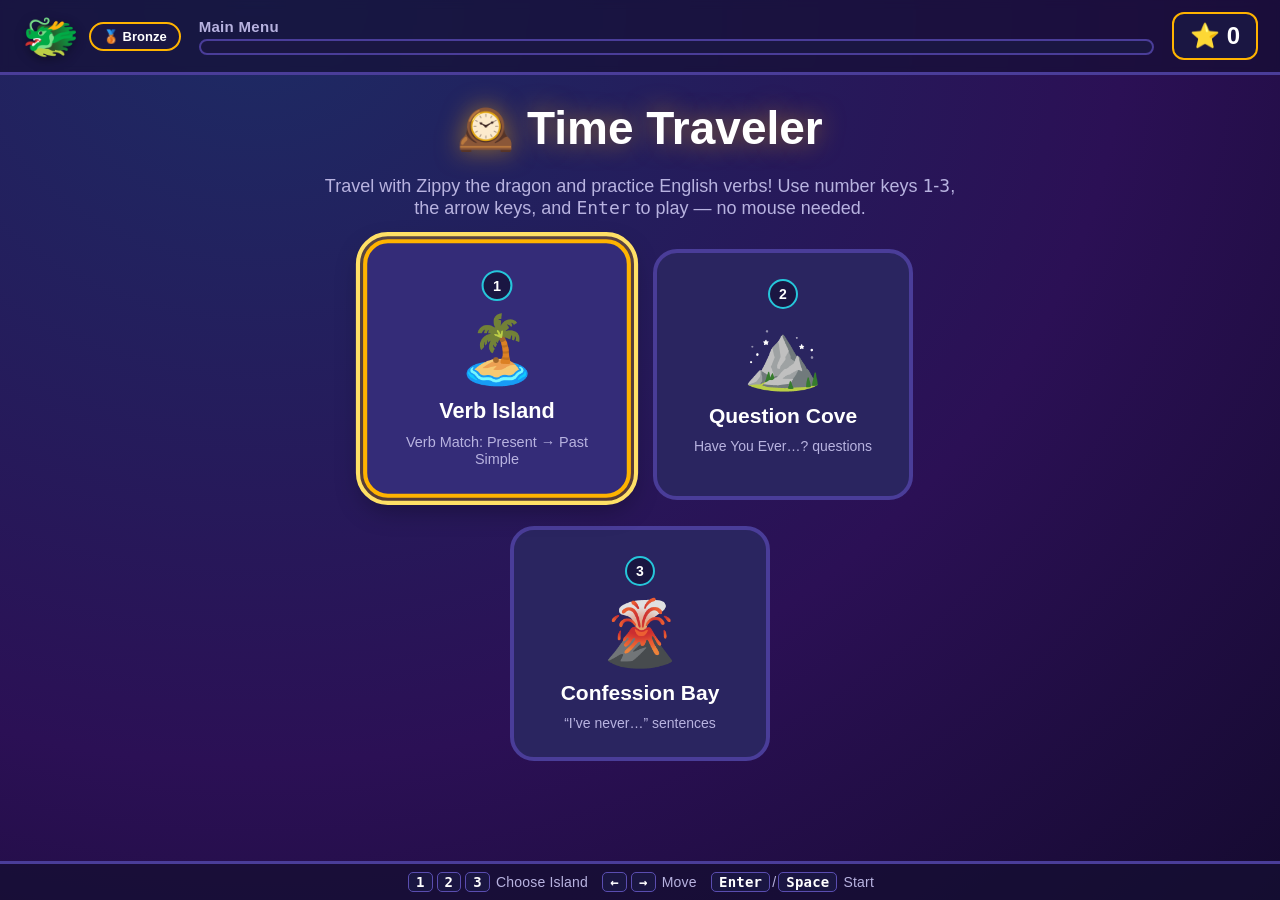
<file: time-traveler/index.html>
<!DOCTYPE html>
<html lang="en">
<head>
<meta charset="UTF-8">
<meta name="viewport" content="width=device-width, initial-scale=1.0">
<title>Time Traveler — Present Perfect Practice</title>
<link rel="stylesheet" href="style.css">
</head>
<body>

<!-- ── HEADER (persistent across all screens) ── -->
<header id="app-header">
  <div id="avatar-wrap">
    <div id="avatar" aria-hidden="true">🐲</div>
    <div id="level-badge">🥉 Bronze</div>
  </div>
  <div id="progress-wrap">
    <div id="island-name">Main Menu</div>
    <div id="progress-track"><div id="progress-fill"></div></div>
  </div>
  <div id="star-counter">⭐ 0</div>
</header>

<!-- ── SCREENS ── -->
<main id="screen-container">

  <!-- MENU -->
  <section id="screen-menu" class="screen active">
    <h1 id="menu-title">🕰️ Time Traveler</h1>
    <p id="menu-sub">Travel with Zippy the dragon and practice English verbs! Use number keys <kbd>1</kbd>-<kbd>3</kbd>, the arrow keys, and <kbd>Enter</kbd> to play — no mouse needed.</p>
    <div id="island-row" class="options-row"></div>
  </section>

  <!-- MODULE 1 — VERB MATCH -->
  <section id="screen-m1" class="screen">
    <div class="module-topbar">
      <h2>🏝️ Verb Island — Verb Match</h2>
      <div class="round-progress" id="m1-progress">Verb 1 / 12</div>
    </div>
    <div class="prompt-card">
      <div class="prompt-emoji" id="m1-emoji">🍕</div>
      <div class="prompt-main" id="m1-base">eat</div>
      <div class="prompt-instruction">Choose the correct <b>Past Simple</b> form:</div>
    </div>
    <div class="options-row" id="m1-options"></div>
    <div class="feedback-banner" id="m1-feedback"></div>
    <div class="next-hint" id="next-hint-m1"></div>
  </section>

  <!-- MODULE 2 — HAVE YOU EVER...? -->
  <section id="screen-m2" class="screen">
    <div class="module-topbar">
      <h2>⛰️ Question Cove — Have You Ever...?</h2>
      <div class="round-progress" id="m2-progress"></div>
    </div>

    <div id="m2-intro-wrap" class="options-row"></div>

    <div id="m2-play-wrap" class="m2-sub hidden">
      <div class="prompt-card">
        <div class="prompt-emoji" id="m2-emoji">🍕</div>
        <div class="prompt-instruction" id="m2-badge"></div>
        <div class="prompt-question" id="m2-question"></div>
        <div class="prompt-instruction" id="m2-stage-label"></div>
      </div>

      <div id="m2-mc" class="options-row vertical hidden"></div>

      <div id="m2-tiles" class="m2-sub hidden">
        <div class="tiles-slots" id="m2-tiles-slots"></div>
        <div class="tiles-bank" id="m2-tiles-bank"></div>
      </div>

      <div id="m2-type" class="m2-sub hidden">
        <div class="type-row">
          <input type="text" id="type-input" placeholder="Type your answer..." autocomplete="off" spellcheck="false">
          <button type="button" class="type-submit" id="type-submit-btn">Check ✓</button>
        </div>
      </div>

      <div class="feedback-banner" id="m2-feedback"></div>
      <div class="next-hint" id="next-hint-m2"></div>
    </div>
  </section>

  <!-- MODULE 3 — I'VE NEVER... -->
  <section id="screen-m3" class="screen">
    <div class="module-topbar">
      <h2>🌋 Confession Bay — I've Never...</h2>
      <div class="round-progress" id="m3-progress">Prompt 1 / 10</div>
    </div>
    <div class="prompt-card">
      <div class="prompt-emoji" id="m3-emoji">🍣</div>
      <div class="prompt-instruction">Zippy says: pick the correct verb form to finish the sentence!</div>
    </div>
    <div class="sentence-preview" id="m3-sentence"></div>
    <div class="options-row" id="m3-options"></div>
    <div class="feedback-banner" id="m3-feedback"></div>
    <div class="character-react" id="m3-react"></div>
    <div class="next-hint" id="next-hint-m3"></div>
  </section>

  <!-- SESSION REPORT -->
  <section id="screen-report" class="screen">
    <h2 id="report-title">Great job!</h2>
    <div id="report-stars"></div>
    <div id="report-practice">
      <h3>Verbs to practice more:</h3>
      <div id="report-practice-list"></div>
    </div>
    <div class="report-actions" id="report-options"></div>
  </section>

</main>

<!-- ── KEYBOARD HINTS ── -->
<footer id="key-hints">Loading…</footer>

<!-- ── OVERLAYS ── -->
<div id="flash"></div>
<canvas id="fireworks-canvas"></canvas>

<script src="verbs.js"></script>
<script src="app.js"></script>
</body>
</html>
</file>
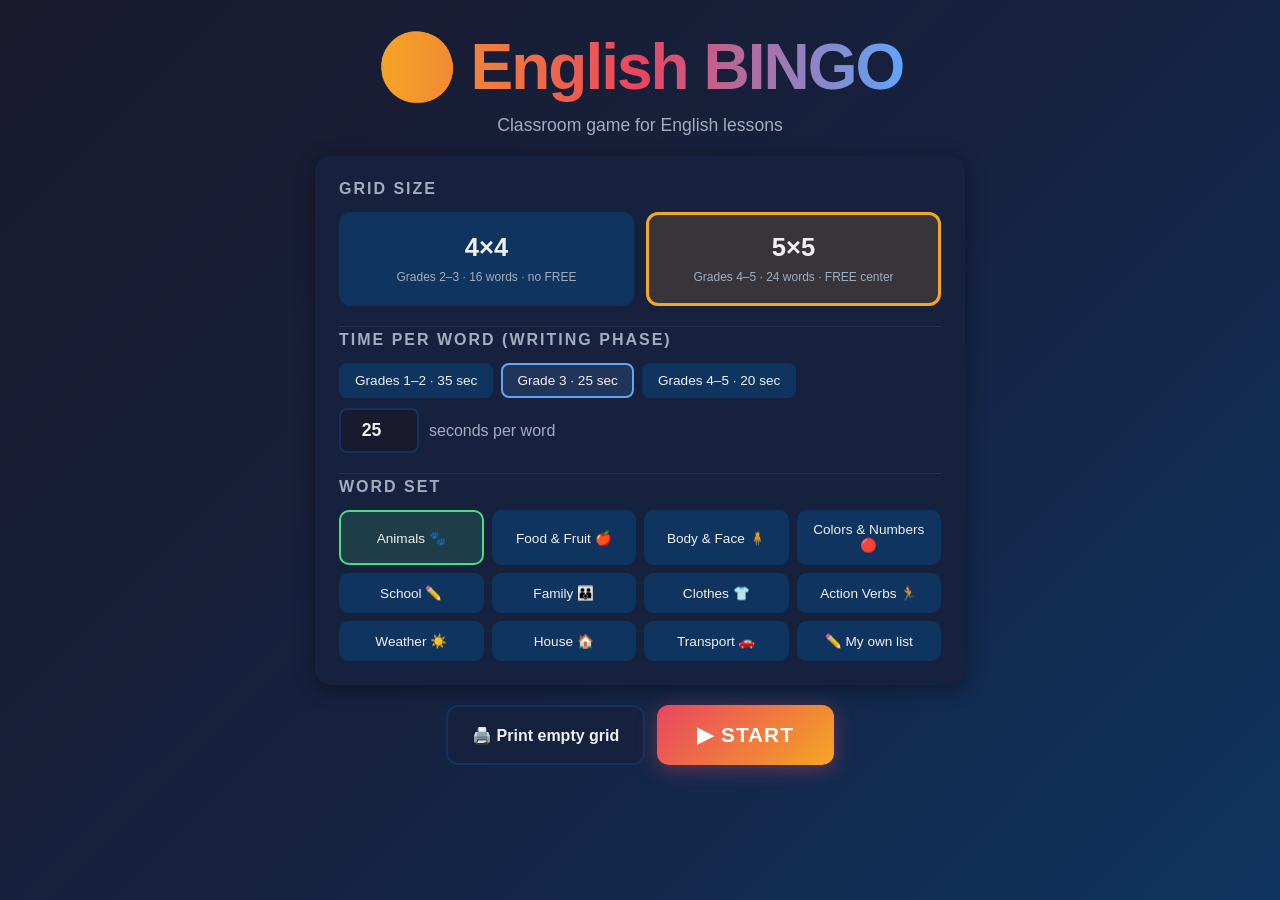
<file: bingo.html>
<!DOCTYPE html>
<html lang="en">
<head>
<meta charset="UTF-8">
<meta name="viewport" content="width=device-width, initial-scale=1.0">
<title>English Bingo 🎉</title>
<style>
/* ===================== RESET & BASE ===================== */
*, *::before, *::after { box-sizing: border-box; margin: 0; padding: 0; }

:root {
  --bg: #1a1a2e;
  --surface: #16213e;
  --card: #0f3460;
  --accent1: #e94560;
  --accent2: #f5a623;
  --accent3: #4ade80;
  --accent4: #60a5fa;
  --text: #f0f0f0;
  --muted: #a0aec0;
  --radius: 16px;
  --shadow: 0 4px 20px rgba(0,0,0,0.4);
}

html, body {
  height: 100%;
  font-family: 'Segoe UI', 'Arial Rounded MT Bold', Arial, sans-serif;
  background: var(--bg);
  color: var(--text);
  user-select: none;
}

/* ===================== SCREENS ===================== */
.screen { display: none; min-height: 100vh; padding: 20px; }
.screen.active { display: flex; flex-direction: column; align-items: center; }

/* ===================== START SCREEN ===================== */
#screen-start {
  background: linear-gradient(135deg, #1a1a2e 0%, #16213e 50%, #0f3460 100%);
  gap: 20px;
  padding: 30px 20px;
}

.logo {
  font-size: clamp(2.5rem, 6vw, 4rem);
  font-weight: 900;
  text-align: center;
  background: linear-gradient(90deg, #f5a623, #e94560, #60a5fa);
  -webkit-background-clip: text;
  -webkit-text-fill-color: transparent;
  background-clip: text;
  letter-spacing: -2px;
}
.logo-sub { font-size: 1.1rem; color: var(--muted); text-align: center; margin-top: -10px; }

.settings-card {
  background: var(--surface);
  border-radius: var(--radius);
  padding: 24px;
  width: 100%;
  max-width: 650px;
  box-shadow: var(--shadow);
}

.settings-card h2 {
  font-size: 1rem;
  text-transform: uppercase;
  letter-spacing: 2px;
  color: var(--muted);
  margin-bottom: 14px;
}

/* Grid mode buttons */
.grid-buttons { display: flex; gap: 12px; flex-wrap: wrap; }
.grid-btn {
  flex: 1; min-width: 130px;
  padding: 16px 10px;
  border: 3px solid transparent;
  border-radius: 12px;
  background: var(--card);
  color: var(--text);
  font-size: 1.1rem;
  font-weight: 700;
  cursor: pointer;
  transition: all .2s;
  text-align: center;
  line-height: 1.3;
}
.grid-btn:hover { border-color: var(--accent2); transform: translateY(-2px); }
.grid-btn.selected { border-color: var(--accent2); background: rgba(245,166,35,.15); }
.grid-btn .grid-label { font-size: 1.6rem; display: block; }
.grid-btn .grid-info { font-size: 0.75rem; color: var(--muted); font-weight: 400; }

/* Timer */
.timer-presets { display: flex; gap: 8px; flex-wrap: wrap; margin-bottom: 10px; }
.preset-btn {
  padding: 8px 14px;
  border: 2px solid var(--card);
  border-radius: 8px;
  background: var(--card);
  color: var(--text);
  font-size: 0.85rem;
  cursor: pointer;
  transition: all .2s;
}
.preset-btn:hover, .preset-btn.selected { border-color: var(--accent4); background: rgba(96,165,250,.15); }

.timer-input-row { display: flex; align-items: center; gap: 10px; }
.timer-input-row input {
  width: 80px;
  padding: 10px;
  border: 2px solid var(--card);
  border-radius: 8px;
  background: var(--bg);
  color: var(--text);
  font-size: 1.1rem;
  font-weight: 700;
  text-align: center;
}
.timer-input-row input:focus { outline: none; border-color: var(--accent4); }
.timer-input-row label { color: var(--muted); }

/* Word set */
.word-set-list {
  display: grid;
  grid-template-columns: repeat(auto-fill, minmax(140px, 1fr));
  gap: 8px;
}
.ws-btn {
  padding: 10px 8px;
  border: 2px solid var(--card);
  border-radius: 10px;
  background: var(--card);
  color: var(--text);
  font-size: 0.85rem;
  cursor: pointer;
  transition: all .2s;
  text-align: center;
}
.ws-btn:hover { border-color: var(--accent3); }
.ws-btn.selected { border-color: var(--accent3); background: rgba(74,222,128,.15); }

/* Custom word list */
#custom-words-area {
  width: 100%;
  min-height: 100px;
  padding: 12px;
  border: 2px solid var(--card);
  border-radius: 10px;
  background: var(--bg);
  color: var(--text);
  font-size: 0.9rem;
  resize: vertical;
  margin-top: 10px;
  display: none;
}
#custom-words-area:focus { outline: none; border-color: var(--accent3); }

/* Action buttons */
.action-btns { display: flex; gap: 12px; flex-wrap: wrap; justify-content: center; width: 100%; max-width: 650px; }
.btn-primary {
  padding: 18px 40px;
  background: linear-gradient(135deg, var(--accent1), var(--accent2));
  border: none;
  border-radius: 12px;
  color: white;
  font-size: 1.3rem;
  font-weight: 900;
  cursor: pointer;
  box-shadow: 0 4px 20px rgba(233,69,96,.4);
  transition: all .2s;
  letter-spacing: 1px;
}
.btn-primary:hover { transform: translateY(-3px); box-shadow: 0 8px 30px rgba(233,69,96,.5); }
.btn-primary:active { transform: translateY(0); }

.btn-secondary {
  padding: 14px 24px;
  background: var(--surface);
  border: 2px solid var(--card);
  border-radius: 12px;
  color: var(--text);
  font-size: 1rem;
  font-weight: 700;
  cursor: pointer;
  transition: all .2s;
}
.btn-secondary:hover { border-color: var(--accent4); background: rgba(96,165,250,.1); }

/* ===================== PRINT SCREEN ===================== */
#screen-print {
  background: white;
  color: #000;
  align-items: center;
  justify-content: center;
  gap: 20px;
}

.print-grid {
  display: grid;
  gap: 4px;
  border: 3px solid #000;
}
.print-cell {
  width: 100px;
  height: 80px;
  border: 2px solid #000;
  display: flex;
  align-items: center;
  justify-content: center;
  font-size: 1rem;
  font-weight: 700;
}
.print-free {
  background: #eee;
  font-size: 1.2rem;
}
.print-controls {
  display: flex;
  gap: 12px;
}
@media print {
  .print-controls { display: none; }
  #screen-print { padding: 0; }
}

/* ===================== PHASE 1 SCREEN ===================== */
#screen-phase1 {
  background: linear-gradient(135deg, #0d1b2a 0%, #1b2838 100%);
  justify-content: space-between;
  gap: 16px;
  padding: 20px;
}

.phase-header {
  width: 100%;
  display: flex;
  align-items: center;
  justify-content: space-between;
  max-width: 900px;
}
.phase-badge {
  background: var(--accent4);
  color: #000;
  font-size: 0.8rem;
  font-weight: 800;
  padding: 4px 12px;
  border-radius: 20px;
  text-transform: uppercase;
  letter-spacing: 1px;
}
.progress-text {
  font-size: 1rem;
  color: var(--muted);
  font-weight: 600;
}
.btn-small {
  padding: 8px 16px;
  border: 2px solid var(--muted);
  border-radius: 8px;
  background: transparent;
  color: var(--muted);
  font-size: 0.85rem;
  cursor: pointer;
  transition: all .2s;
}
.btn-small:hover { border-color: var(--text); color: var(--text); }

/* Big word display */
.word-display {
  display: flex;
  flex-direction: column;
  align-items: center;
  justify-content: center;
  flex: 1;
  gap: 16px;
}
.word-emoji {
  font-size: clamp(5rem, 15vw, 10rem);
  line-height: 1;
  filter: drop-shadow(0 4px 8px rgba(0,0,0,.5));
  animation: popIn .3s ease-out;
}
.word-text {
  font-size: clamp(3rem, 10vw, 8rem);
  font-weight: 900;
  letter-spacing: -2px;
  text-align: center;
  background: linear-gradient(135deg, #ffffff, #e2e8f0);
  -webkit-background-clip: text;
  -webkit-text-fill-color: transparent;
  background-clip: text;
  animation: popIn .3s ease-out;
  line-height: 1.1;
}

@keyframes popIn {
  from { opacity: 0; transform: scale(0.85); }
  to   { opacity: 1; transform: scale(1); }
}

/* Hint */
.hint-box {
  background: rgba(245,166,35,.15);
  border: 2px solid var(--accent2);
  border-radius: 12px;
  padding: 10px 20px;
  text-align: center;
  font-size: 0.95rem;
  font-weight: 600;
  color: var(--accent2);
  max-width: 700px;
  width: 100%;
}

/* Timer bar */
.timer-area {
  width: 100%;
  max-width: 700px;
}
.timer-countdown {
  font-size: 2.5rem;
  font-weight: 900;
  text-align: center;
  color: var(--accent2);
  margin-bottom: 8px;
}
.timer-bar-bg {
  width: 100%;
  height: 16px;
  background: rgba(255,255,255,.1);
  border-radius: 8px;
  overflow: hidden;
}
.timer-bar-fill {
  height: 100%;
  background: linear-gradient(90deg, var(--accent3), var(--accent2));
  border-radius: 8px;
  transition: width .1s linear;
}

/* Phase 1 controls */
.phase1-controls {
  display: flex;
  gap: 10px;
  align-items: center;
  flex-wrap: wrap;
  justify-content: center;
  width: 100%;
  max-width: 700px;
}
.ctrl-btn {
  padding: 14px 22px;
  border: 2px solid rgba(255,255,255,.2);
  border-radius: 12px;
  background: rgba(255,255,255,.07);
  color: var(--text);
  font-size: 1rem;
  font-weight: 700;
  cursor: pointer;
  transition: all .2s;
  display: flex;
  align-items: center;
  gap: 6px;
}
.ctrl-btn:hover { border-color: rgba(255,255,255,.5); background: rgba(255,255,255,.12); }
.ctrl-btn.big { font-size: 1.2rem; padding: 16px 30px; }
.ctrl-btn.danger { border-color: rgba(233,69,96,.4); color: var(--accent1); }
.ctrl-btn.danger:hover { border-color: var(--accent1); background: rgba(233,69,96,.15); }

/* ===================== PHASE 2 SCREEN ===================== */
#screen-phase2 {
  background: linear-gradient(135deg, #0d1b2a 0%, #1b2838 100%);
  justify-content: space-between;
  gap: 16px;
  padding: 20px;
}

.phase2-top {
  width: 100%;
  max-width: 1100px;
  display: flex;
  gap: 20px;
  align-items: flex-start;
  flex: 1;
}

.current-word-panel {
  flex: 1;
  display: flex;
  flex-direction: column;
  align-items: center;
  justify-content: center;
  gap: 12px;
  background: rgba(255,255,255,.04);
  border-radius: 20px;
  padding: 30px 20px;
  min-height: 280px;
  cursor: pointer;
  border: 2px solid transparent;
  transition: border-color .2s;
}
.current-word-panel:hover { border-color: rgba(255,255,255,.15); }
.current-word-panel .word-emoji { font-size: clamp(3.5rem, 8vw, 6rem); }
.current-word-panel .word-text  { font-size: clamp(2.5rem, 6vw, 5rem); }
.click-hint { font-size: 0.8rem; color: var(--muted); }

/* Called words board */
.called-board {
  width: 340px;
  flex-shrink: 0;
  background: rgba(255,255,255,.04);
  border-radius: 20px;
  padding: 16px;
}
.called-board h3 {
  font-size: 0.85rem;
  text-transform: uppercase;
  letter-spacing: 2px;
  color: var(--muted);
  margin-bottom: 12px;
  text-align: center;
}
.called-grid {
  display: flex;
  flex-wrap: wrap;
  gap: 6px;
}
.called-chip {
  padding: 5px 10px;
  border-radius: 8px;
  font-size: 0.8rem;
  font-weight: 600;
  background: rgba(255,255,255,.06);
  color: var(--muted);
  border: 1.5px solid rgba(255,255,255,.08);
  transition: all .3s;
}
.called-chip.called {
  background: rgba(74,222,128,.2);
  color: var(--accent3);
  border-color: var(--accent3);
}

.phase2-controls {
  display: flex;
  gap: 10px;
  align-items: center;
  flex-wrap: wrap;
  justify-content: center;
  width: 100%;
  max-width: 1100px;
}

.remaining-text {
  font-size: 1rem;
  color: var(--muted);
  text-align: center;
  font-weight: 600;
}

/* ===================== HELPERS ===================== */
.divider {
  width: 100%;
  height: 1px;
  background: rgba(255,255,255,.08);
  margin: 4px 0;
}

.settings-section { margin-bottom: 20px; }
.settings-section:last-child { margin-bottom: 0; }

/* ===================== RESPONSIVE ===================== */
@media (max-width: 700px) {
  .phase2-top { flex-direction: column; }
  .called-board { width: 100%; }
  .word-text { font-size: clamp(2.5rem, 12vw, 5rem) !important; }
}
</style>
</head>
<body>

<!-- ==================== START SCREEN ==================== -->
<div id="screen-start" class="screen active">
  <div class="logo">🎱 English BINGO</div>
  <div class="logo-sub">Classroom game for English lessons</div>

  <div class="settings-card">
    <div class="settings-section">
      <h2>Grid size</h2>
      <div class="grid-buttons">
        <button class="grid-btn" data-mode="4x4" onclick="selectMode('4x4')">
          <span class="grid-label">4×4</span>
          <span class="grid-info">Grades 2–3 · 16 words · no FREE</span>
        </button>
        <button class="grid-btn selected" data-mode="5x5" onclick="selectMode('5x5')">
          <span class="grid-label">5×5</span>
          <span class="grid-info">Grades 4–5 · 24 words · FREE center</span>
        </button>
      </div>
    </div>

    <div class="divider"></div>

    <div class="settings-section">
      <h2>Time per word (writing phase)</h2>
      <div class="timer-presets">
        <button class="preset-btn" onclick="setTimer(35)">Grades 1–2 · 35 sec</button>
        <button class="preset-btn selected" onclick="setTimer(25)">Grade 3 · 25 sec</button>
        <button class="preset-btn" onclick="setTimer(20)">Grades 4–5 · 20 sec</button>
      </div>
      <div class="timer-input-row">
        <input type="number" id="timer-seconds" value="25" min="5" max="120" onchange="onTimerInput()">
        <label>seconds per word</label>
      </div>
    </div>

    <div class="divider"></div>

    <div class="settings-section">
      <h2>Word set</h2>
      <div class="word-set-list" id="word-set-list"></div>
      <textarea id="custom-words-area" placeholder="Enter words one per line, e.g.:&#10;cat 🐱&#10;dog 🐶&#10;fish 🐟&#10;&#10;You need at least 24 words (or 16 for 4×4 mode)."></textarea>
    </div>
  </div>

  <div class="action-btns">
    <button class="btn-secondary" onclick="showPrint()">🖨️ Print empty grid</button>
    <button class="btn-primary" onclick="startGame()">▶ START</button>
  </div>
</div>

<!-- ==================== PRINT SCREEN ==================== -->
<div id="screen-print" class="screen">
  <div class="print-controls">
    <button class="btn-secondary" style="background:#eee;color:#333;border-color:#ccc" onclick="window.print()">🖨️ Print (Ctrl+P)</button>
    <button class="btn-secondary" style="background:#eee;color:#333;border-color:#ccc" onclick="showScreen('screen-start')">← Back</button>
  </div>
  <div id="print-grid-container"></div>
</div>

<!-- ==================== PHASE 1 SCREEN ==================== -->
<div id="screen-phase1" class="screen">
  <div class="phase-header">
    <span class="phase-badge">📝 Phase 1 — Writing</span>
    <span id="ph1-progress" class="progress-text">Word 1 of 24</span>
    <button class="btn-small" onclick="showScreen('screen-start')">✕ Quit</button>
  </div>

  <div class="word-display">
    <div id="ph1-emoji" class="word-emoji">🎯</div>
    <div id="ph1-word" class="word-text">Ready?</div>
  </div>

  <div class="hint-box">
    ✏️ Write this word in <strong>ANY empty box</strong> you like — not in order!
  </div>

  <div class="timer-area">
    <div id="ph1-countdown" class="timer-countdown">25</div>
    <div class="timer-bar-bg">
      <div id="ph1-bar" class="timer-bar-fill" style="width:100%"></div>
    </div>
  </div>

  <div class="phase1-controls">
    <button class="ctrl-btn" onclick="ph1Prev()" title="← Previous (Arrow Left)">⬅ Back</button>
    <button class="ctrl-btn big" id="ph1-pause-btn" onclick="ph1TogglePause()" title="Space = Pause/Resume">⏸ Pause</button>
    <button class="ctrl-btn" onclick="ph1Next()" title="→ Next (Arrow Right)">Next ➡</button>
    <button class="ctrl-btn" onclick="speakCurrent()" title="R = Repeat">🔊 Repeat</button>
  </div>
</div>

<!-- ==================== PHASE 2 SCREEN ==================== -->
<div id="screen-phase2" class="screen">
  <div class="phase-header" style="max-width:1100px">
    <span class="phase-badge">🎲 Phase 2 — Draw!</span>
    <span id="ph2-remaining" class="remaining-text">24 words left</span>
    <button class="btn-small" onclick="showScreen('screen-start')">✕ Quit</button>
  </div>

  <div class="phase2-top">
    <div class="current-word-panel" id="ph2-word-panel" onclick="speakCurrent()" title="Click to hear the word">
      <div id="ph2-emoji" class="word-emoji">🎲</div>
      <div id="ph2-word" class="word-text">Press Space!</div>
      <div class="click-hint">🔊 Click to repeat</div>
    </div>

    <div class="called-board">
      <h3>Called words ✅</h3>
      <div class="called-grid" id="called-grid"></div>
    </div>
  </div>

  <div class="phase2-controls">
    <button class="ctrl-btn" onclick="speakCurrent()" title="R = Repeat">🔊 Repeat</button>
    <button class="ctrl-btn big btn-primary" onclick="ph2Next()" title="Space / Arrow Right = Next word" style="background:linear-gradient(135deg,#4ade80,#06b6d4);border:none;color:#000">Next word ➡</button>
    <button class="ctrl-btn" onclick="ph2NewGame()">🔄 New game</button>
    <button class="ctrl-btn danger" onclick="showScreen('screen-start')">⬛ Reset</button>
  </div>
</div>

<script>
/* ======================================================
   DATA — WORD SETS
   ====================================================== */
const WORD_SETS = [
  {
    name: "Animals 🐾",
    words: [
      {word:"cat",emoji:"🐱"},{word:"dog",emoji:"🐶"},{word:"fish",emoji:"🐟"},{word:"bird",emoji:"🐦"},
      {word:"cow",emoji:"🐮"},{word:"pig",emoji:"🐷"},{word:"duck",emoji:"🦆"},{word:"frog",emoji:"🐸"},
      {word:"lion",emoji:"🦁"},{word:"bear",emoji:"🐻"},{word:"monkey",emoji:"🐵"},{word:"rabbit",emoji:"🐰"},
      {word:"elephant",emoji:"🐘"},{word:"tiger",emoji:"🐯"},{word:"horse",emoji:"🐴"},{word:"chicken",emoji:"🐔"},
      {word:"snake",emoji:"🐍"},{word:"sheep",emoji:"🐑"},{word:"goat",emoji:"🐐"},{word:"mouse",emoji:"🐭"},
      {word:"panda",emoji:"🐼"},{word:"turtle",emoji:"🐢"},{word:"bee",emoji:"🐝"},{word:"owl",emoji:"🦉"}
    ]
  },
  {
    name: "Food & Fruit 🍎",
    words: [
      {word:"apple",emoji:"🍎"},{word:"banana",emoji:"🍌"},{word:"orange",emoji:"🍊"},{word:"mango",emoji:"🥭"},
      {word:"grape",emoji:"🍇"},{word:"watermelon",emoji:"🍉"},{word:"strawberry",emoji:"🍓"},{word:"pineapple",emoji:"🍍"},
      {word:"rice",emoji:"🍚"},{word:"egg",emoji:"🥚"},{word:"bread",emoji:"🍞"},{word:"milk",emoji:"🥛"},
      {word:"cake",emoji:"🍰"},{word:"fish",emoji:"🐟"},{word:"chicken",emoji:"🍗"},{word:"noodles",emoji:"🍜"},
      {word:"ice cream",emoji:"🍦"},{word:"cookie",emoji:"🍪"},{word:"carrot",emoji:"🥕"},{word:"tomato",emoji:"🍅"},
      {word:"corn",emoji:"🌽"},{word:"lemon",emoji:"🍋"},{word:"coconut",emoji:"🥥"},{word:"candy",emoji:"🍬"}
    ]
  },
  {
    name: "Body & Face 🧍",
    words: [
      {word:"head",emoji:"👤"},{word:"hair",emoji:"💇"},{word:"eye",emoji:"👁️"},{word:"ear",emoji:"👂"},
      {word:"nose",emoji:"👃"},{word:"mouth",emoji:"👄"},{word:"tooth",emoji:"🦷"},{word:"tongue",emoji:"👅"},
      {word:"hand",emoji:"✋"},{word:"finger",emoji:"☝️"},{word:"arm",emoji:"💪"},{word:"leg",emoji:"🦵"},
      {word:"foot",emoji:"🦶"},{word:"knee",emoji:"🦵"},{word:"face",emoji:"😊"},{word:"neck",emoji:"🧣"},
      {word:"shoulder",emoji:"💪"},{word:"back",emoji:"🔙"},{word:"tummy",emoji:"🫃"},{word:"toe",emoji:"🦶"},
      {word:"lip",emoji:"👄"},{word:"chin",emoji:"👴"},{word:"cheek",emoji:"😊"},{word:"brain",emoji:"🧠"}
    ]
  },
  {
    name: "Colors & Numbers 🔴",
    words: [
      {word:"red",emoji:"🔴"},{word:"blue",emoji:"🔵"},{word:"green",emoji:"🟢"},{word:"yellow",emoji:"🟡"},
      {word:"orange",emoji:"🟠"},{word:"purple",emoji:"🟣"},{word:"pink",emoji:"🩷"},{word:"brown",emoji:"🟤"},
      {word:"black",emoji:"⚫"},{word:"white",emoji:"⚪"},{word:"grey",emoji:"🩶"},{word:"one",emoji:"1️⃣"},
      {word:"two",emoji:"2️⃣"},{word:"three",emoji:"3️⃣"},{word:"four",emoji:"4️⃣"},{word:"five",emoji:"5️⃣"},
      {word:"six",emoji:"6️⃣"},{word:"seven",emoji:"7️⃣"},{word:"eight",emoji:"8️⃣"},{word:"nine",emoji:"9️⃣"},
      {word:"ten",emoji:"🔟"},{word:"eleven",emoji:"1️⃣1️⃣"},{word:"twelve",emoji:"1️⃣2️⃣"},{word:"thirteen",emoji:"1️⃣3️⃣"}
    ]
  },
  {
    name: "School ✏️",
    words: [
      {word:"pen",emoji:"🖊️"},{word:"pencil",emoji:"✏️"},{word:"book",emoji:"📖"},{word:"bag",emoji:"🎒"},
      {word:"ruler",emoji:"📏"},{word:"eraser",emoji:"🧽"},{word:"crayon",emoji:"🖍️"},{word:"scissors",emoji:"✂️"},
      {word:"glue",emoji:"🧴"},{word:"desk",emoji:"📊"},{word:"chair",emoji:"🪑"},{word:"board",emoji:"📋"},
      {word:"chalk",emoji:"🖍️"},{word:"marker",emoji:"🖌️"},{word:"paper",emoji:"📄"},{word:"notebook",emoji:"📓"},
      {word:"bell",emoji:"🔔"},{word:"clock",emoji:"🕐"},{word:"map",emoji:"🗺️"},{word:"globe",emoji:"🌍"},
      {word:"computer",emoji:"💻"},{word:"teacher",emoji:"👩‍🏫"},{word:"student",emoji:"🧑‍🎓"},{word:"classroom",emoji:"🏫"}
    ]
  },
  {
    name: "Family 👪",
    words: [
      {word:"mother",emoji:"👩"},{word:"father",emoji:"👨"},{word:"sister",emoji:"👧"},{word:"brother",emoji:"👦"},
      {word:"baby",emoji:"👶"},{word:"grandmother",emoji:"👵"},{word:"grandfather",emoji:"👴"},{word:"aunt",emoji:"👩"},
      {word:"uncle",emoji:"👨"},{word:"cousin",emoji:"👧"},{word:"son",emoji:"👦"},{word:"daughter",emoji:"👧"},
      {word:"family",emoji:"👪"},{word:"parents",emoji:"👨‍👩"},{word:"husband",emoji:"👨"},{word:"wife",emoji:"👩"},
      {word:"twins",emoji:"👯"},{word:"friend",emoji:"👫"},{word:"boy",emoji:"👦"},{word:"girl",emoji:"👧"},
      {word:"man",emoji:"👨"},{word:"woman",emoji:"👩"},{word:"people",emoji:"👥"},{word:"child",emoji:"🧒"}
    ]
  },
  {
    name: "Clothes 👕",
    words: [
      {word:"shirt",emoji:"👕"},{word:"t-shirt",emoji:"👕"},{word:"dress",emoji:"👗"},{word:"skirt",emoji:"👗"},
      {word:"pants",emoji:"👖"},{word:"jeans",emoji:"👖"},{word:"shorts",emoji:"🩳"},{word:"shoes",emoji:"👟"},
      {word:"socks",emoji:"🧦"},{word:"hat",emoji:"🎩"},{word:"cap",emoji:"🧢"},{word:"jacket",emoji:"🧥"},
      {word:"coat",emoji:"🧥"},{word:"sweater",emoji:"🧶"},{word:"gloves",emoji:"🧤"},{word:"scarf",emoji:"🧣"},
      {word:"boots",emoji:"👢"},{word:"sandals",emoji:"🩴"},{word:"tie",emoji:"👔"},{word:"belt",emoji:"⌚"},
      {word:"glasses",emoji:"👓"},{word:"bag",emoji:"👜"},{word:"watch",emoji:"⌚"},{word:"umbrella",emoji:"☂️"}
    ]
  },
  {
    name: "Action Verbs 🏃",
    words: [
      {word:"run",emoji:"🏃"},{word:"jump",emoji:"🤸"},{word:"walk",emoji:"🚶"},{word:"swim",emoji:"🏊"},
      {word:"sit",emoji:"🪑"},{word:"stand",emoji:"🧍"},{word:"sleep",emoji:"😴"},{word:"eat",emoji:"🍽️"},
      {word:"drink",emoji:"🥤"},{word:"read",emoji:"📖"},{word:"write",emoji:"✍️"},{word:"draw",emoji:"🎨"},
      {word:"sing",emoji:"🎤"},{word:"dance",emoji:"💃"},{word:"play",emoji:"⚽"},{word:"climb",emoji:"🧗"},
      {word:"throw",emoji:"🤾"},{word:"catch",emoji:"🙌"},{word:"kick",emoji:"🦵"},{word:"clap",emoji:"👏"},
      {word:"cry",emoji:"😢"},{word:"laugh",emoji:"😄"},{word:"listen",emoji:"👂"},{word:"look",emoji:"👀"}
    ]
  },
  {
    name: "Weather ☀️",
    words: [
      {word:"sun",emoji:"☀️"},{word:"rain",emoji:"🌧️"},{word:"cloud",emoji:"☁️"},{word:"wind",emoji:"💨"},
      {word:"snow",emoji:"❄️"},{word:"storm",emoji:"⛈️"},{word:"rainbow",emoji:"🌈"},{word:"hot",emoji:"🥵"},
      {word:"cold",emoji:"🥶"},{word:"warm",emoji:"🌤️"},{word:"cool",emoji:"🌬️"},{word:"wet",emoji:"💧"},
      {word:"dry",emoji:"🏜️"},{word:"sunny",emoji:"🌞"},{word:"rainy",emoji:"🌧️"},{word:"cloudy",emoji:"☁️"},
      {word:"windy",emoji:"🌬️"},{word:"snowy",emoji:"☃️"},{word:"fog",emoji:"🌫️"},{word:"ice",emoji:"🧊"},
      {word:"thunder",emoji:"⚡"},{word:"lightning",emoji:"🌩️"},{word:"umbrella",emoji:"☂️"},{word:"sky",emoji:"🌤️"}
    ]
  },
  {
    name: "House 🏠",
    words: [
      {word:"house",emoji:"🏠"},{word:"door",emoji:"🚪"},{word:"window",emoji:"🪟"},{word:"roof",emoji:"🏠"},
      {word:"wall",emoji:"🟫"},{word:"floor",emoji:"🟫"},{word:"table",emoji:"🍽️"},{word:"chair",emoji:"🪑"},
      {word:"bed",emoji:"🛏️"},{word:"sofa",emoji:"🛋️"},{word:"lamp",emoji:"💡"},{word:"clock",emoji:"🕐"},
      {word:"mirror",emoji:"🪞"},{word:"sink",emoji:"🚰"},{word:"bath",emoji:"🛁"},{word:"shower",emoji:"🚿"},
      {word:"toilet",emoji:"🚽"},{word:"kitchen",emoji:"🍳"},{word:"bedroom",emoji:"🛏️"},{word:"bathroom",emoji:"🚽"},
      {word:"garden",emoji:"🌳"},{word:"key",emoji:"🔑"},{word:"stairs",emoji:"🪜"},{word:"TV",emoji:"📺"}
    ]
  },
  {
    name: "Transport 🚗",
    words: [
      {word:"car",emoji:"🚗"},{word:"bus",emoji:"🚌"},{word:"bike",emoji:"🚲"},{word:"train",emoji:"🚆"},
      {word:"plane",emoji:"✈️"},{word:"boat",emoji:"⛵"},{word:"ship",emoji:"🚢"},{word:"truck",emoji:"🚚"},
      {word:"taxi",emoji:"🚕"},{word:"motorbike",emoji:"🏍️"},{word:"helicopter",emoji:"🚁"},{word:"rocket",emoji:"🚀"},
      {word:"scooter",emoji:"🛴"},{word:"van",emoji:"🚐"},{word:"tram",emoji:"🚊"},{word:"subway",emoji:"🚇"},
      {word:"ambulance",emoji:"🚑"},{word:"police car",emoji:"🚓"},{word:"fire truck",emoji:"🚒"},{word:"tractor",emoji:"🚜"},
      {word:"ferry",emoji:"⛴️"},{word:"balloon",emoji:"🎈"},{word:"skateboard",emoji:"🛹"},{word:"jeep",emoji:"🚙"}
    ]
  }
];

/* ======================================================
   STATE
   ====================================================== */
let state = {
  mode: '5x5',
  timerSecs: 25,
  wordSetIndex: 0,
  customWords: [],

  selectedWords: [],
  phase: null,

  ph1Index: 0,
  ph1Paused: false,
  ph1Remaining: 0,
  ph1Timer: null,

  ph2Order: [],
  ph2Step: 0,
};

/* ======================================================
   INIT
   ====================================================== */
window.addEventListener('DOMContentLoaded', () => {
  buildWordSetButtons();
  loadSettings();
  document.addEventListener('keydown', onKeyDown);
});

function buildWordSetButtons() {
  const container = document.getElementById('word-set-list');
  WORD_SETS.forEach((ws, i) => {
    const btn = document.createElement('button');
    btn.className = 'ws-btn' + (i === 0 ? ' selected' : '');
    btn.textContent = ws.name;
    btn.onclick = () => selectWordSet(i);
    container.appendChild(btn);
  });
  const customBtn = document.createElement('button');
  customBtn.className = 'ws-btn';
  customBtn.id = 'ws-custom-btn';
  customBtn.textContent = '✏️ My own list';
  customBtn.onclick = () => selectWordSet(-1);
  container.appendChild(customBtn);
}

/* ======================================================
   SETTINGS UI
   ====================================================== */
function selectMode(m) {
  state.mode = m;
  document.querySelectorAll('.grid-btn').forEach(b => b.classList.toggle('selected', b.dataset.mode === m));
  saveSettings();
}

function setTimer(s) {
  state.timerSecs = s;
  document.getElementById('timer-seconds').value = s;
  document.querySelectorAll('.preset-btn').forEach(b => b.classList.remove('selected'));
  event.target.classList.add('selected');
  saveSettings();
}

function onTimerInput() {
  const v = parseInt(document.getElementById('timer-seconds').value) || 25;
  state.timerSecs = Math.max(5, Math.min(120, v));
  document.getElementById('timer-seconds').value = state.timerSecs;
  document.querySelectorAll('.preset-btn').forEach(b => b.classList.remove('selected'));
  saveSettings();
}

function selectWordSet(idx) {
  state.wordSetIndex = idx;
  document.querySelectorAll('.ws-btn').forEach((b, i) => {
    const isCustom = b.id === 'ws-custom-btn';
    b.classList.toggle('selected', idx === -1 ? isCustom : i === idx);
  });
  document.getElementById('custom-words-area').style.display = idx === -1 ? 'block' : 'none';
  saveSettings();
}

/* ======================================================
   STORAGE
   ====================================================== */
function saveSettings() {
  try {
    localStorage.setItem('bingo_settings', JSON.stringify({
      mode: state.mode,
      timerSecs: state.timerSecs,
      wordSetIndex: state.wordSetIndex,
      customWords: document.getElementById('custom-words-area').value
    }));
  } catch(e) {}
}

function loadSettings() {
  try {
    const s = JSON.parse(localStorage.getItem('bingo_settings') || '{}');
    if (s.mode) selectMode(s.mode);
    if (s.timerSecs) {
      state.timerSecs = s.timerSecs;
      document.getElementById('timer-seconds').value = s.timerSecs;
    }
    if (s.wordSetIndex !== undefined) selectWordSet(s.wordSetIndex);
    if (s.customWords) document.getElementById('custom-words-area').value = s.customWords;
  } catch(e) {}
}

/* ======================================================
   SPEECH & SOUND
   ====================================================== */
function speak(text) {
  if (!('speechSynthesis' in window)) return;
  speechSynthesis.cancel();
  const u = new SpeechSynthesisUtterance(text);
  u.lang = 'en-US';
  u.rate = 0.85;
  u.pitch = 1;
  const voices = speechSynthesis.getVoices();
  const eng = voices.find(v => v.lang.startsWith('en-US')) || voices.find(v => v.lang.startsWith('en'));
  if (eng) u.voice = eng;
  speechSynthesis.speak(u);
}

let audioCtx = null;
function ding() {
  try {
    if (!audioCtx) audioCtx = new (window.AudioContext || window.webkitAudioContext)();
    const osc = audioCtx.createOscillator();
    const gain = audioCtx.createGain();
    osc.connect(gain);
    gain.connect(audioCtx.destination);
    osc.type = 'sine';
    osc.frequency.setValueAtTime(880, audioCtx.currentTime);
    osc.frequency.exponentialRampToValueAtTime(440, audioCtx.currentTime + 0.3);
    gain.gain.setValueAtTime(0.5, audioCtx.currentTime);
    gain.gain.exponentialRampToValueAtTime(0.001, audioCtx.currentTime + 0.4);
    osc.start(audioCtx.currentTime);
    osc.stop(audioCtx.currentTime + 0.4);
  } catch(e) {}
}

/* ======================================================
   PRINT EMPTY GRID
   ====================================================== */
function showPrint() {
  const container = document.getElementById('print-grid-container');
  const size = state.mode === '4x4' ? 4 : 5;
  const hasFree = size === 5;
  const center = Math.floor(size / 2);

  container.innerHTML = '';
  const grid = document.createElement('div');
  grid.className = 'print-grid';
  grid.style.gridTemplateColumns = `repeat(${size}, 100px)`;

  for (let r = 0; r < size; r++) {
    for (let c = 0; c < size; c++) {
      const cell = document.createElement('div');
      cell.className = 'print-cell';
      if (hasFree && r === center && c === center) {
        cell.className += ' print-free';
        cell.textContent = 'FREE ⭐';
      }
      grid.appendChild(cell);
    }
  }
  container.appendChild(grid);

  const title = document.createElement('div');
  title.style.cssText = 'font-size:1.5rem;font-weight:900;text-align:center;color:#000;margin-bottom:16px';
  title.textContent = `🎱 English Bingo — ${size}×${size} Grid`;
  container.insertBefore(title, grid);

  showScreen('screen-print');
}

/* ======================================================
   GAME START
   ====================================================== */
function startGame() {
  saveSettings();

  let pool;
  if (state.wordSetIndex === -1) {
    pool = parseCustomWords();
  } else {
    pool = WORD_SETS[state.wordSetIndex].words;
  }

  const needed = state.mode === '4x4' ? 16 : 24;
  if (pool.length < needed) {
    alert(`Need at least ${needed} words for ${state.mode} mode. You have ${pool.length}. Please add more words or choose a different set.`);
    return;
  }

  state.selectedWords = shuffle([...pool]).slice(0, needed);
  state.phase = 'writing';
  state.ph1Index = 0;
  state.ph1Paused = false;
  showScreen('screen-phase1');
  ph1ShowWord(0);
  ph1StartTimer();
}

function parseCustomWords() {
  const text = document.getElementById('custom-words-area').value;
  return text.split('\n').map(line => {
    line = line.trim();
    if (!line) return null;
    const emojiMatch = line.match(/(\p{Emoji_Presentation}|\p{Emoji}️)/gu);
    const word = line.replace(/(\p{Emoji_Presentation}|\p{Emoji}️)/gu, '').trim();
    return { word: word || line, emoji: emojiMatch ? emojiMatch[0] : '' };
  }).filter(Boolean);
}

/* ======================================================
   PHASE 1 — WRITING
   ====================================================== */
function ph1ShowWord(idx) {
  const w = state.selectedWords[idx];
  const total = state.selectedWords.length;

  document.getElementById('ph1-emoji').textContent = w.emoji || '📝';
  document.getElementById('ph1-word').textContent = w.word;
  document.getElementById('ph1-progress').textContent = `Word ${idx + 1} of ${total}`;

  state.ph1Remaining = state.timerSecs;
  updateTimerDisplay();

  speak(w.word);
}

function ph1StartTimer() {
  clearInterval(state.ph1Timer);
  state.ph1Timer = setInterval(() => {
    if (state.ph1Paused) return;
    state.ph1Remaining -= 0.1;
    updateTimerDisplay();
    if (state.ph1Remaining <= 0) {
      ph1Next();
    }
  }, 100);
}

function updateTimerDisplay() {
  const secs = Math.max(0, Math.ceil(state.ph1Remaining));
  document.getElementById('ph1-countdown').textContent = secs;
  const pct = (state.ph1Remaining / state.timerSecs) * 100;
  document.getElementById('ph1-bar').style.width = Math.max(0, pct) + '%';

  const bar = document.getElementById('ph1-bar');
  if (pct < 30) bar.style.background = 'linear-gradient(90deg,#e94560,#f5a623)';
  else bar.style.background = 'linear-gradient(90deg,#4ade80,#f5a623)';
}

function ph1TogglePause() {
  state.ph1Paused = !state.ph1Paused;
  document.getElementById('ph1-pause-btn').textContent = state.ph1Paused ? '▶ Resume' : '⏸ Pause';
}

function ph1Next() {
  const next = state.ph1Index + 1;
  if (next >= state.selectedWords.length) {
    ph1End();
    return;
  }
  ding();
  state.ph1Index = next;
  ph1ShowWord(next);
}

function ph1Prev() {
  if (state.ph1Index <= 0) return;
  state.ph1Index--;
  ph1ShowWord(state.ph1Index);
}

function ph1End() {
  clearInterval(state.ph1Timer);
  startPhase2();
}

/* ======================================================
   PHASE 2 — DRAWING
   ====================================================== */
function startPhase2() {
  state.phase = 'drawing';
  state.ph2Order = shuffle(state.selectedWords.map((_, i) => i));
  state.ph2Step = -1;

  const grid = document.getElementById('called-grid');
  grid.innerHTML = '';
  state.selectedWords.forEach((w, i) => {
    const chip = document.createElement('div');
    chip.className = 'called-chip';
    chip.id = `chip-${i}`;
    chip.textContent = w.word;
    grid.appendChild(chip);
  });

  document.getElementById('ph2-emoji').textContent = '🎲';
  document.getElementById('ph2-word').textContent = 'Press Space!';
  updatePh2Remaining();

  showScreen('screen-phase2');
}

function ph2Next() {
  const nextStep = state.ph2Step + 1;
  if (nextStep >= state.ph2Order.length) {
    document.getElementById('ph2-word').textContent = 'All done! 🎉';
    document.getElementById('ph2-emoji').textContent = '🏆';
    return;
  }
  state.ph2Step = nextStep;
  const wordIdx = state.ph2Order[nextStep];
  const w = state.selectedWords[wordIdx];

  document.getElementById('ph2-emoji').textContent = w.emoji || '🎲';
  document.getElementById('ph2-word').textContent = w.word;

  document.getElementById(`chip-${wordIdx}`).classList.add('called');

  ding();
  speak(w.word);
  updatePh2Remaining();
}

function updatePh2Remaining() {
  const drawn = state.ph2Step + 1;
  const total = state.ph2Order.length;
  const left = total - drawn;
  document.getElementById('ph2-remaining').textContent =
    drawn <= 0 ? `${total} words total` : `${drawn} drawn · ${left} left`;
}

function ph2NewGame() {
  startPhase2();
}

/* ======================================================
   SPEAK CURRENT
   ====================================================== */
function speakCurrent() {
  if (state.phase === 'writing') {
    speak(state.selectedWords[state.ph1Index].word);
  } else if (state.phase === 'drawing' && state.ph2Step >= 0) {
    const w = state.selectedWords[state.ph2Order[state.ph2Step]];
    speak(w.word);
  }
}

/* ======================================================
   KEYBOARD SHORTCUTS
   ====================================================== */
function onKeyDown(e) {
  const tag = e.target.tagName.toLowerCase();
  if (tag === 'input' || tag === 'textarea') return;

  if (state.phase === 'writing') {
    if (e.code === 'Space') { e.preventDefault(); ph1TogglePause(); }
    else if (e.code === 'ArrowRight') { e.preventDefault(); ph1Next(); }
    else if (e.code === 'ArrowLeft')  { e.preventDefault(); ph1Prev(); }
    else if (e.code === 'KeyR')        speakCurrent();
  } else if (state.phase === 'drawing') {
    if (e.code === 'Space' || e.code === 'ArrowRight') { e.preventDefault(); ph2Next(); }
    else if (e.code === 'KeyR') speakCurrent();
  }
}

/* ======================================================
   UTILITIES
   ====================================================== */
function shuffle(arr) {
  for (let i = arr.length - 1; i > 0; i--) {
    const j = Math.floor(Math.random() * (i + 1));
    [arr[i], arr[j]] = [arr[j], arr[i]];
  }
  return arr;
}

function showScreen(id) {
  document.querySelectorAll('.screen').forEach(s => s.classList.remove('active'));
  document.getElementById(id).classList.add('active');
  if (id === 'screen-start') {
    state.phase = null;
    clearInterval(state.ph1Timer);
    if ('speechSynthesis' in window) speechSynthesis.cancel();
  }
}
</script>
</body>
</html>
</file>
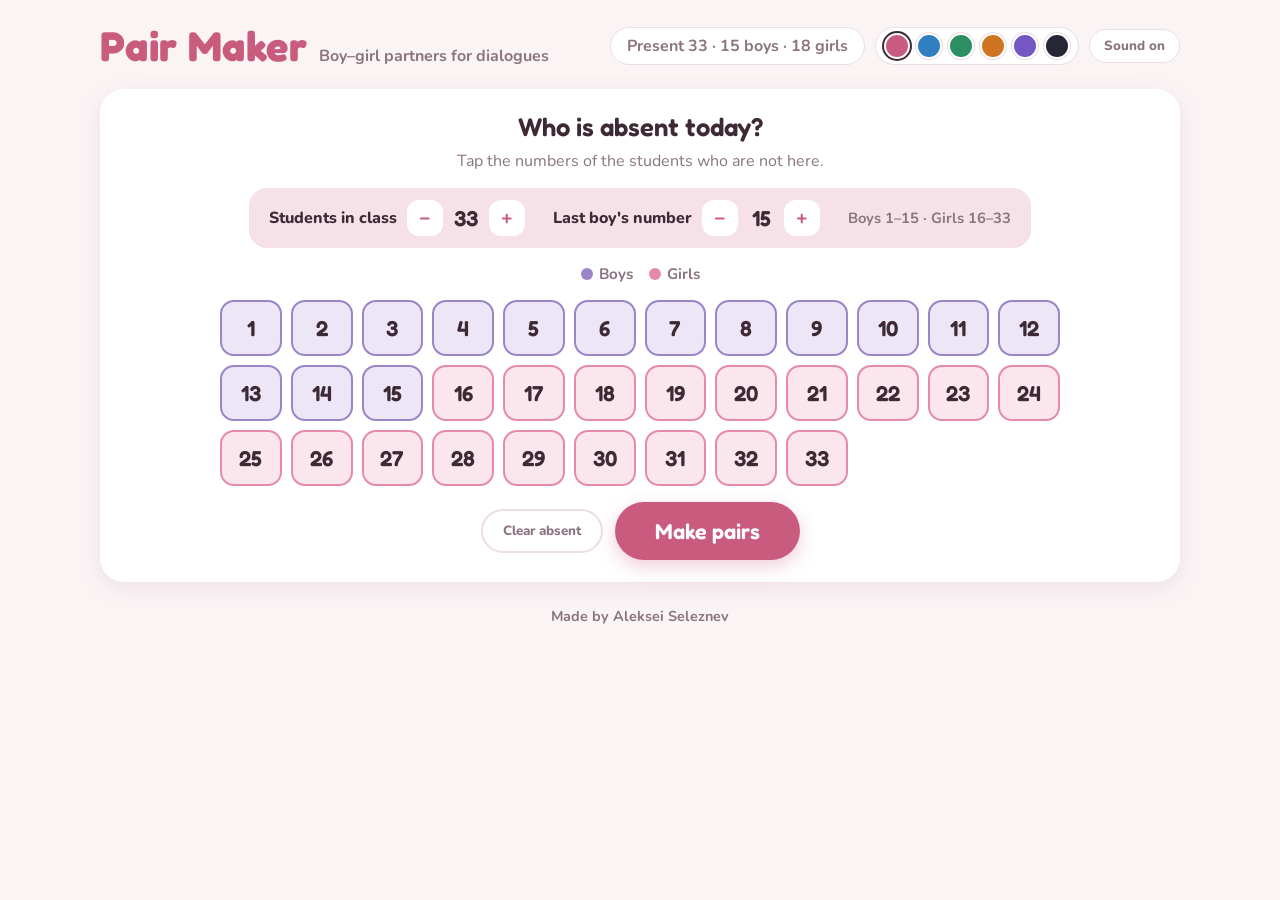
<file: pair-maker.html>
<!DOCTYPE html>
<html lang="en">
<head>
<meta charset="UTF-8">
<meta name="viewport" content="width=device-width, initial-scale=1.0">
<title>Pair Maker</title>
<script>/* apply the saved theme before first paint, so there is no flash of the default colours */
try { const t = localStorage.getItem("pm_theme"); if (t && t !== "rose") document.documentElement.setAttribute("data-theme", t); } catch (e) { /* storage unavailable */ }</script>
<link rel="preconnect" href="https://fonts.googleapis.com">
<link rel="stylesheet" href="https://fonts.googleapis.com/css2?family=Fredoka:wght@500;600;700&family=Nunito:wght@500;700;800&display=swap">
<style>
/* Layout: one calm sheet — header strip, setup card, then a garden of pair cards.
   Colours come from the theme the teacher picks in the header (saved in localStorage); Rose is the default. */
:root {
  color-scheme: light;
  --paper: #fbf4f5;      /* blush page */
  --sheet: #ffffff;
  --ink: #3d2a35;        /* plum-brown text */
  --muted: #8a7480;
  --line: #ecdde3;
  --accent: #c95b7f;     /* main accent */
  --accent-soft: #f6e1e8;
  --on-accent: #ffffff;  /* text on the main button */
  --lilac: #9a85c8;      /* boys */
  --lilac-soft: #ece6f6;
  --girl: #e58aa8;       /* girls */
  --girl-soft: #fbe6ee;
  --sage: #7fae94;       /* done */
  --font-display: "Fredoka", "Nunito", "Segoe UI", system-ui, sans-serif;
  --font-body: "Nunito", "Segoe UI", system-ui, sans-serif;
  --radius: 18px;
  --shadow: 0 6px 22px rgba(120, 60, 85, 0.10);
}
:root[data-theme="ocean"] {
  --paper: #f0f6fb; --ink: #1f3347; --muted: #687e93; --line: #d8e5f0;
  --accent: #2f7fc1; --accent-soft: #dcecf9;
  --lilac: #4e8fd6; --lilac-soft: #e0edfb; --girl: #e2849f; --girl-soft: #fbe5ec;
  --shadow: 0 6px 22px rgba(30, 70, 110, 0.10);
}
:root[data-theme="mint"] {
  --paper: #f0f8f3; --ink: #20372c; --muted: #6a8376; --line: #d4e8dc;
  --accent: #2b8f63; --accent-soft: #daf0e4;
  --lilac: #5b8ed0; --lilac-soft: #e2edf9; --girl: #e0849f; --girl-soft: #fbe6ed;
  --sage: #5a9fc0;
  --shadow: 0 6px 22px rgba(30, 90, 60, 0.10);
}
:root[data-theme="sunny"] {
  --paper: #fdf6e9; --ink: #3d2e1d; --muted: #8a785e; --line: #efe0c4;
  --accent: #cf7420; --accent-soft: #fbe7cf;
  --lilac: #3f97ab; --lilac-soft: #daeff3; --girl: #dd7489; --girl-soft: #fbe3e7;
  --shadow: 0 6px 22px rgba(120, 80, 20, 0.10);
}
:root[data-theme="lavender"] {
  --paper: #f5f3fb; --ink: #2e2944; --muted: #787293; --line: #e2def1;
  --accent: #7557c4; --accent-soft: #eae4f8;
  --lilac: #5a8bd4; --lilac-soft: #e1ebfa; --girl: #d27db3; --girl-soft: #f8e3f0;
  --shadow: 0 6px 22px rgba(70, 50, 120, 0.10);
}
:root[data-theme="night"] {
  color-scheme: dark;
  --paper: #1b1a25; --sheet: #272634; --ink: #f1eef7; --muted: #a8a2bc; --line: #3b394d;
  --accent: #f08aa8; --accent-soft: #392a38; --on-accent: #2a1420;
  --lilac: #a493f2; --lilac-soft: #302b4b; --girl: #f08aa8; --girl-soft: #43283a;
  --sage: #6fb58f;
  --shadow: 0 6px 22px rgba(0, 0, 0, 0.35);
}
* { box-sizing: border-box; }
[hidden] { display: none !important; } /* .sheet sets display:flex, which would otherwise beat the hidden attribute */
body {
  margin: 0; background: var(--paper); color: var(--ink);
  font-family: var(--font-body); font-size: 16px;
  padding-left: max(16px, env(safe-area-inset-left, 0px));
  padding-right: max(16px, env(safe-area-inset-right, 0px));
  padding-block: 20px 40px;
  user-select: none;
}
button { font-family: inherit; color: inherit; cursor: pointer; }
button:focus-visible, .pair-card:focus-visible { outline: 3px solid var(--accent); outline-offset: 2px; }
.wrap { max-width: 1080px; margin: 0 auto; display: flex; flex-direction: column; gap: 18px; }

header { display: flex; align-items: center; justify-content: space-between; gap: 12px; flex-wrap: wrap; }
.brand { display: flex; align-items: baseline; gap: 12px; flex-wrap: wrap; }
h1 { font-family: var(--font-display); font-weight: 700; font-size: clamp(1.9rem, 4.5vw, 2.6rem); margin: 0; color: var(--accent); letter-spacing: .01em; }
.tagline { color: var(--muted); font-weight: 700; }
.head-right { display: flex; align-items: center; gap: 10px; flex-wrap: wrap; }
.summary { background: var(--sheet); border: 1px solid var(--line); border-radius: 999px; padding: 7px 16px; font-weight: 700; color: var(--muted); font-variant-numeric: tabular-nums; }
.sound-btn { border: 1px solid var(--line); background: var(--sheet); border-radius: 999px; padding: 7px 14px; font-weight: 800; color: var(--muted); }
.sound-btn[aria-pressed="false"] { color: var(--accent); border-color: var(--accent); }

.sheet { background: var(--sheet); border-radius: 24px; box-shadow: var(--shadow); padding: 22px; display: flex; flex-direction: column; gap: 16px; align-items: center; }
h2 { font-family: var(--font-display); font-weight: 600; font-size: 1.6rem; margin: 0; text-wrap: balance; text-align: center; }
.hint { color: var(--muted); margin: -8px 0 0; text-align: center; }

.composition { display: flex; flex-wrap: wrap; gap: 12px 28px; align-items: center; justify-content: center; background: var(--accent-soft); border-radius: var(--radius); padding: 12px 20px; }
.field { display: flex; align-items: center; gap: 10px; font-weight: 800; }
.stepper { display: flex; align-items: center; gap: 6px; }
.stepper button { width: 36px; height: 36px; border-radius: 12px; border: none; background: var(--sheet); font-size: 1.2rem; font-weight: 800; color: var(--accent); }
.stepper button:hover { background: color-mix(in srgb, var(--sheet) 88%, var(--accent)); }
.stepper output { min-width: 34px; text-align: center; font-family: var(--font-display); font-size: 1.35rem; font-weight: 600; font-variant-numeric: tabular-nums; }
.comp-note { color: var(--muted); font-size: .92rem; font-weight: 700; }

.legend { display: flex; gap: 16px; color: var(--muted); font-weight: 700; font-size: .95rem; }
.legend span { display: inline-flex; align-items: center; gap: 6px; }
.dot { width: 12px; height: 12px; border-radius: 50%; }
.dot.boy { background: var(--lilac); } .dot.girl { background: var(--girl); }

.num-grid { width: 100%; max-width: 840px; display: grid; gap: 9px; grid-template-columns: repeat(auto-fill, minmax(58px, 1fr)); }
.num { height: 56px; border-radius: 14px; border: 2px solid transparent; font-family: var(--font-display); font-size: 1.35rem; font-weight: 600; font-variant-numeric: tabular-nums; transition: transform .12s, opacity .2s; }
.num.boy { background: var(--lilac-soft); border-color: var(--lilac); }
.num.girl { background: var(--girl-soft); border-color: var(--girl); }
.num:hover { transform: translateY(-2px); }
.num.absent { opacity: .35; text-decoration: line-through; background: transparent; border-style: dashed; }

.actions { display: flex; gap: 12px; flex-wrap: wrap; justify-content: center; align-items: center; }
.btn-main { font-family: var(--font-display); font-weight: 600; font-size: 1.35rem; padding: 16px 40px; border-radius: 999px; border: none; background: var(--accent); color: var(--on-accent); box-shadow: 0 6px 18px color-mix(in srgb, var(--accent) 30%, transparent); transition: transform .15s; }
.btn-main:hover { transform: translateY(-2px); }
.btn-main:disabled { opacity: .4; cursor: default; transform: none; }
.btn-main.small { font-size: 1.1rem; padding: 12px 28px; }
.btn-soft { font-weight: 800; padding: 11px 20px; border-radius: 999px; border: 2px solid var(--line); background: var(--sheet); color: var(--muted); }
.btn-soft:hover { border-color: var(--accent); color: var(--accent); }

.status { color: var(--muted); font-weight: 700; min-height: 1.5em; text-align: center; }
.pair-grid { width: 100%; display: grid; gap: 14px; grid-template-columns: repeat(auto-fill, minmax(240px, 1fr)); }
.pair-card { position: relative; border: 2px dashed var(--line); border-radius: var(--radius); padding: 10px 12px 12px; min-height: 100px; transition: background .7s ease, border-color .7s ease, box-shadow .7s ease; }
.pair-card > * { transition: opacity .7s ease, transform .7s ease; }
.pair-card.pending > * { opacity: 0; transform: translateY(8px); }
.pair-card.shown { border: 2px solid var(--line); background: var(--sheet); box-shadow: var(--shadow); cursor: pointer; }
.pair-card.shown:hover { border-color: var(--accent); }
.pair-card.done { background: transparent; box-shadow: none; border-style: dashed; }
.pair-card.done .pair-chips, .pair-card.done .pair-title { opacity: .38; }
.pair-title { font-size: .78rem; font-weight: 800; letter-spacing: .09em; text-transform: uppercase; color: var(--muted); margin-bottom: 8px; }
.done-badge { display: none; position: absolute; top: 8px; right: 10px; font-size: .8rem; font-weight: 800; color: #fff; background: var(--sage); padding: 3px 10px; border-radius: 999px; }
.pair-card.done .done-badge { display: block; }
.pair-chips { display: flex; gap: 8px; }
.chip { flex: 1 1 0; min-width: 0; display: flex; align-items: center; gap: 8px; padding: 6px 10px 6px 6px; border-radius: 14px; border: 2px solid transparent; }
.chip.boy { background: var(--lilac-soft); border-color: var(--lilac); }
.chip.girl { background: var(--girl-soft); border-color: var(--girl); }
.chip.unknown { justify-content: center; border: 2px dashed var(--muted); background: transparent; }
.av { width: 40px; height: 40px; flex: none; border-radius: 50%; display: flex; align-items: center; justify-content: center; font-size: 1.35rem; background: var(--sheet); }
.nm { font-family: var(--font-display); font-size: 1.55rem; font-weight: 600; line-height: 1; font-variant-numeric: tabular-nums; }
.chip.unknown .nm { color: var(--muted); font-size: 1.8rem; }

.themes { display: flex; align-items: center; gap: 6px; background: var(--sheet); border: 1px solid var(--line); border-radius: 999px; padding: 5px 8px; }
.swatch { width: 26px; height: 26px; padding: 0; border-radius: 50%; border: 2px solid var(--sheet); background: var(--sw); box-shadow: 0 0 0 1px var(--line); transition: transform .12s; }
.swatch:hover { transform: scale(1.12); }
.swatch[aria-checked="true"] { box-shadow: 0 0 0 2px var(--ink); }

footer { text-align: center; color: var(--muted); font-size: .9rem; font-weight: 700; padding-top: 6px; }

@media (max-width: 480px) { .sheet { padding: 16px; } .btn-main { padding: 14px 28px; } }
@media (prefers-reduced-motion: reduce) { .pair-card, .pair-card > *, .num, .btn-main { transition: none !important; } }
</style>
</head>
<body>

<div class="wrap">
  <header>
    <div class="brand"><h1>Pair Maker</h1><span class="tagline">Boy–girl partners for dialogues</span></div>
    <div class="head-right">
      <div class="summary" id="summary"></div>
      <div class="themes" id="themes" role="radiogroup" aria-label="Colour theme"></div>
      <button class="sound-btn" id="btn-sound" aria-pressed="true">Sound on</button>
    </div>
  </header>

  <section class="sheet" id="view-setup">
    <h2>Who is absent today?</h2>
    <p class="hint">Tap the numbers of the students who are not here.</p>
    <div class="composition">
      <div class="field">Students in class
        <div class="stepper"><button id="total-dec" aria-label="Fewer students">−</button><output id="total-val">33</output><button id="total-inc" aria-label="More students">+</button></div></div>
      <div class="field">Last boy's number
        <div class="stepper"><button id="boys-dec" aria-label="Lower last boy's number">−</button><output id="boys-val">15</output><button id="boys-inc" aria-label="Higher last boy's number">+</button></div></div>
      <div class="comp-note" id="comp-note"></div>
    </div>
    <div class="legend"><span><i class="dot boy"></i>Boys</span><span><i class="dot girl"></i>Girls</span></div>
    <div class="num-grid" id="num-grid"></div>
    <div class="actions">
      <button class="btn-soft" id="btn-clear">Clear absent</button>
      <button class="btn-main" id="btn-generate">Make pairs</button>
    </div>
  </section>

  <section class="sheet" id="view-result" hidden>
    <div class="status" id="status"></div>
    <div class="pair-grid" id="pair-grid"></div>
    <div class="actions">
      <button class="btn-soft" id="btn-edit">Edit absent</button>
      <button class="btn-soft" id="btn-skip">Show all now</button>
      <button class="btn-main small" id="btn-again">Pair again</button>
    </div>
  </section>

  <footer>Made by Aleksei Seleznev</footer>
</div>

<script>
const DEFAULT_CFG = { total: 33, boys: 15 }; // numbers 1..boys are boys, the rest girls
const REVEAL_MS = 700;
const reduceMotion = window.matchMedia && matchMedia("(prefers-reduced-motion: reduce)").matches;
const ANIMALS = ["🐶","🐱","🐭","🐹","🐰","🦊","🐻","🐼","🐨","🐯","🦁","🐮","🦒","🐸","🐵","🦜","🐧","🐦","🦆","🦉","🦄","🐴","🐝","🐢","🐙","🦋","🐬","🐳","🦖","🦕","🐿️","🦔","🐌"];
const AV_COLORS = ["#fbe0e8","#ece6f6","#fde9d9","#e3f1e8","#e2eefa","#fff1cc","#f3e3f3"];

let cfg = { ...DEFAULT_CFG };
let absent = new Set();
let groups = [];
let doneSet = new Set();
let revealTimer = null;
let muted = false;

function safeGet(key) { try { return localStorage.getItem(key); } catch (e) { return null; } }
function safeSet(key, val) { try { localStorage.setItem(key, val); } catch (e) { /* storage unavailable */ } }

function loadCfg() {
  try {
    const v = JSON.parse(safeGet("pm_cfg"));
    if (v && v.total >= 2 && v.total <= 40 && v.boys >= 0 && v.boys <= v.total) return v;
  } catch (e) { /* default */ }
  return { ...DEFAULT_CFG };
}
// Absent list is kept for today only, so each new day starts with everyone present.
function todayKey() { const d = new Date(); return d.getFullYear() + "-" + (d.getMonth() + 1) + "-" + d.getDate(); }
function loadAbsent() {
  try { const v = JSON.parse(safeGet("pm_absent")); if (v && v.date === todayKey()) return new Set(v.list); } catch (e) { /* none */ }
  return new Set();
}
function saveCfg() { safeSet("pm_cfg", JSON.stringify(cfg)); }
function saveAbsent() { safeSet("pm_absent", JSON.stringify({ date: todayKey(), list: [...absent] })); }

const isBoy = (n) => n <= cfg.boys;
const allNumbers = () => Array.from({ length: cfg.total }, (_, i) => i + 1);
const presentBoys = () => allNumbers().filter((n) => isBoy(n) && !absent.has(n));
const presentGirls = () => allNumbers().filter((n) => !isBoy(n) && !absent.has(n));

function hash(n) { let h = 0; const s = "pm-" + n; for (let i = 0; i < s.length; i++) h = (h * 31 + s.charCodeAt(i)) >>> 0; return h; }
function avatarFor(n) { const h = hash(n); return { emoji: ANIMALS[h % ANIMALS.length], color: AV_COLORS[Math.floor(h / ANIMALS.length) % AV_COLORS.length] }; }

// ── pairing ──
function shuffle(a) { for (let i = a.length - 1; i > 0; i--) { const j = Math.floor(Math.random() * (i + 1)); [a[i], a[j]] = [a[j], a[i]]; } return a; }
// Boy–girl pairs first; leftovers of the bigger group pair with each other; one odd student goes last with a "?".
function makeGroups(boys, girls) {
  const b = shuffle([...boys]), g = shuffle([...girls]), out = [];
  const mixed = Math.min(b.length, g.length);
  for (let i = 0; i < mixed; i++) out.push([b[i], g[i]]);
  const extra = b.length > g.length ? b.slice(mixed) : g.slice(mixed);
  for (let i = 0; i + 1 < extra.length; i += 2) out.push([extra[i], extra[i + 1]]);
  shuffle(out);
  if (extra.length % 2 === 1) out.push([extra[extra.length - 1]]);
  return out;
}
const pairKey = (grp) => grp.length === 2 ? Math.min(...grp) + "-" + Math.max(...grp) : null;
// Keeps the pairing that repeats the fewest partners from last time.
function generateGroups() {
  let last = new Set();
  try { last = new Set(JSON.parse(safeGet("pm_last") || "[]")); } catch (e) { /* ignore */ }
  const boys = presentBoys(), girls = presentGirls();
  let best = null, bestScore = Infinity;
  for (let t = 0; t < 300 && bestScore > 0; t++) {
    const cand = makeGroups(boys, girls);
    const score = cand.filter((grp) => last.has(pairKey(grp))).length;
    if (score < bestScore) { best = cand; bestScore = score; }
  }
  safeSet("pm_last", JSON.stringify(best.map(pairKey).filter(Boolean)));
  return best;
}

// ── soft sound ──
let audioCtx = null;
function getCtx() {
  if (!audioCtx) { try { audioCtx = new (window.AudioContext || window.webkitAudioContext)(); } catch (e) { return null; } }
  if (audioCtx.state === "suspended") audioCtx.resume();
  return audioCtx;
}
function pluck(freq, when, peak, dur) {
  const ctx = getCtx(); if (!ctx) return;
  const t0 = ctx.currentTime + (when || 0);
  const o = ctx.createOscillator(), g = ctx.createGain();
  o.type = "sine"; o.frequency.setValueAtTime(freq, t0);
  g.gain.setValueAtTime(0.0001, t0);
  g.gain.exponentialRampToValueAtTime(peak, t0 + 0.04);
  g.gain.exponentialRampToValueAtTime(0.0001, t0 + dur);
  o.connect(g); g.connect(ctx.destination); o.start(t0); o.stop(t0 + dur + 0.05);
}
const NOTES = [392.0, 440.0, 523.25, 587.33, 659.25];
let lastNote = -1;
function playRevealNote() { if (muted) return; let i; do { i = Math.floor(Math.random() * NOTES.length); } while (i === lastNote); lastNote = i; pluck(NOTES[i], 0, 0.05, 0.9); }
function playFinish() { if (muted) return; [261.63, 329.63, 392.0].forEach((f, i) => pluck(f, i * 0.12, 0.035, 1.8)); }

// ── setup view ──
const $ = (id) => document.getElementById(id);
function showView(name) { $("view-setup").hidden = name !== "setup"; $("view-result").hidden = name !== "result"; }

function renderComposition() {
  $("total-val").textContent = cfg.total;
  $("boys-val").textContent = cfg.boys;
  $("comp-note").textContent = "Boys 1–" + cfg.boys + " · Girls " + (cfg.boys + 1) + "–" + cfg.total;
}
function renderGrid() {
  const grid = $("num-grid"); grid.innerHTML = "";
  allNumbers().forEach((n) => {
    const b = document.createElement("button");
    b.className = "num " + (isBoy(n) ? "boy" : "girl") + (absent.has(n) ? " absent" : "");
    b.textContent = n;
    b.setAttribute("aria-pressed", absent.has(n));
    b.addEventListener("click", () => {
      if (absent.has(n)) absent.delete(n); else absent.add(n);
      saveAbsent();
      b.classList.toggle("absent", absent.has(n));
      b.setAttribute("aria-pressed", absent.has(n));
      updateSummary();
    });
    grid.appendChild(b);
  });
  updateSummary();
}
function updateSummary() {
  const nb = presentBoys().length, ng = presentGirls().length;
  $("summary").textContent = "Present " + (nb + ng) + " · " + nb + " boys · " + ng + " girls";
  $("btn-generate").disabled = nb + ng < 2;
}
function applyCfg() {
  cfg.boys = Math.min(cfg.boys, cfg.total);
  absent.forEach((n) => { if (n > cfg.total) absent.delete(n); });
  saveCfg(); saveAbsent(); renderComposition(); renderGrid();
}
$("total-dec").onclick = () => { if (cfg.total > 2) { cfg.total--; applyCfg(); } };
$("total-inc").onclick = () => { if (cfg.total < 40) { cfg.total++; applyCfg(); } };
$("boys-dec").onclick = () => { if (cfg.boys > 0) { cfg.boys--; applyCfg(); } };
$("boys-inc").onclick = () => { if (cfg.boys < cfg.total) { cfg.boys++; applyCfg(); } };
$("btn-clear").onclick = () => { absent.clear(); saveAbsent(); renderGrid(); };

// ── result view ──
function chip(n) {
  const c = document.createElement("div");
  c.className = "chip " + (isBoy(n) ? "boy" : "girl");
  const a = avatarFor(n);
  const av = document.createElement("div");
  av.className = "av"; av.style.background = a.color; av.textContent = a.emoji;
  const nm = document.createElement("div");
  nm.className = "nm"; nm.textContent = n;
  c.append(av, nm);
  return c;
}
function refreshStatus() {
  const n = groups.length;
  $("status").textContent = doneSet.size === 0
    ? n + (n === 1 ? " pair is ready." : " pairs are ready.") + " Tap a pair when it has finished."
    : doneSet.size + " of " + n + " pairs done";
}
function buildPairGrid() {
  const grid = $("pair-grid"); grid.innerHTML = "";
  groups.forEach((grp, i) => {
    const card = document.createElement("div");
    card.className = "pair-card pending";
    card.tabIndex = 0; card.setAttribute("role", "button");
    const title = document.createElement("div");
    title.className = "pair-title";
    title.textContent = grp.length === 1 ? "Choose a partner" : "Pair " + (i + 1);
    const chips = document.createElement("div");
    chips.className = "pair-chips";
    grp.forEach((n) => chips.appendChild(chip(n)));
    if (grp.length === 1) {
      const q = document.createElement("div");
      q.className = "chip unknown"; q.innerHTML = '<div class="nm">?</div>';
      chips.appendChild(q);
    }
    const badge = document.createElement("div");
    badge.className = "done-badge"; badge.textContent = "✓ Done";
    card.append(title, chips, badge);
    const toggle = () => {
      if (card.classList.contains("pending")) return;
      const now = !card.classList.contains("done");
      card.classList.toggle("done", now);
      if (now) doneSet.add(i); else doneSet.delete(i);
      if (now && !muted) pluck(784, 0, 0.03, 0.4);
      if (!revealTimer) refreshStatus();
    };
    card.addEventListener("click", toggle);
    card.addEventListener("keydown", (e) => { if (e.key === "Enter" || e.key === " ") { e.preventDefault(); toggle(); } });
    grid.appendChild(card);
  });
}
function finishReveal(withSound) {
  clearTimeout(revealTimer); revealTimer = null;
  document.querySelectorAll(".pair-card.pending").forEach((c) => { c.classList.remove("pending"); c.classList.add("shown"); });
  refreshStatus();
  $("btn-skip").hidden = true;
  if (withSound) playFinish();
}
function startReveal() {
  const cards = [...document.querySelectorAll(".pair-card")];
  $("btn-skip").hidden = reduceMotion;
  if (reduceMotion) { finishReveal(false); return; }
  $("status").textContent = "Making pairs…";
  let i = 0;
  const step = () => {
    if (i >= cards.length) { finishReveal(true); return; }
    cards[i].classList.remove("pending"); cards[i].classList.add("shown");
    playRevealNote(); i++;
    revealTimer = setTimeout(step, REVEAL_MS);
  };
  revealTimer = setTimeout(step, 500);
}
function generate() {
  clearTimeout(revealTimer);
  if (presentBoys().length + presentGirls().length < 2) return;
  getCtx();
  groups = generateGroups();
  doneSet = new Set();
  buildPairGrid();
  showView("result");
  startReveal();
}
$("btn-generate").onclick = generate;
$("btn-again").onclick = generate;
$("btn-skip").onclick = () => finishReveal(false);
$("btn-edit").onclick = () => { clearTimeout(revealTimer); revealTimer = null; showView("setup"); };

function syncSound() { $("btn-sound").textContent = muted ? "Sound off" : "Sound on"; $("btn-sound").setAttribute("aria-pressed", !muted); }
$("btn-sound").onclick = () => { muted = !muted; safeSet("pm_muted", muted ? "1" : "0"); syncSound(); if (!muted) pluck(523.25, 0, 0.05, 0.6); };

// ── colour themes ──
// id matches a :root[data-theme] block in the CSS ("rose" is the plain :root default); sw = swatch colour.
const THEMES = [
  { id: "rose",     name: "Rose",     sw: "#c95b7f" },
  { id: "ocean",    name: "Ocean",    sw: "#2f7fc1" },
  { id: "mint",     name: "Mint",     sw: "#2b8f63" },
  { id: "sunny",    name: "Sunny",    sw: "#cf7420" },
  { id: "lavender", name: "Lavender", sw: "#7557c4" },
  { id: "night",    name: "Night",    sw: "#272634" },
];
function applyTheme(id) {
  if (!THEMES.some((t) => t.id === id)) id = "rose";
  if (id === "rose") document.documentElement.removeAttribute("data-theme");
  else document.documentElement.setAttribute("data-theme", id);
  document.querySelectorAll(".swatch").forEach((s) => s.setAttribute("aria-checked", s.dataset.theme === id));
  safeSet("pm_theme", id);
}
function buildThemePicker() {
  const box = $("themes");
  THEMES.forEach((t) => {
    const b = document.createElement("button");
    b.className = "swatch"; b.dataset.theme = t.id;
    b.style.setProperty("--sw", t.sw);
    b.setAttribute("role", "radio"); b.setAttribute("aria-label", t.name); b.title = t.name;
    b.addEventListener("click", () => applyTheme(t.id));
    box.appendChild(b);
  });
}

// ── init ──
buildThemePicker();
applyTheme(safeGet("pm_theme") || "rose");
cfg = loadCfg();
absent = loadAbsent();
absent.forEach((n) => { if (n > cfg.total) absent.delete(n); });
muted = safeGet("pm_muted") === "1";
syncSound();
renderComposition();
renderGrid();
</script>
</body>
</html>
</file>
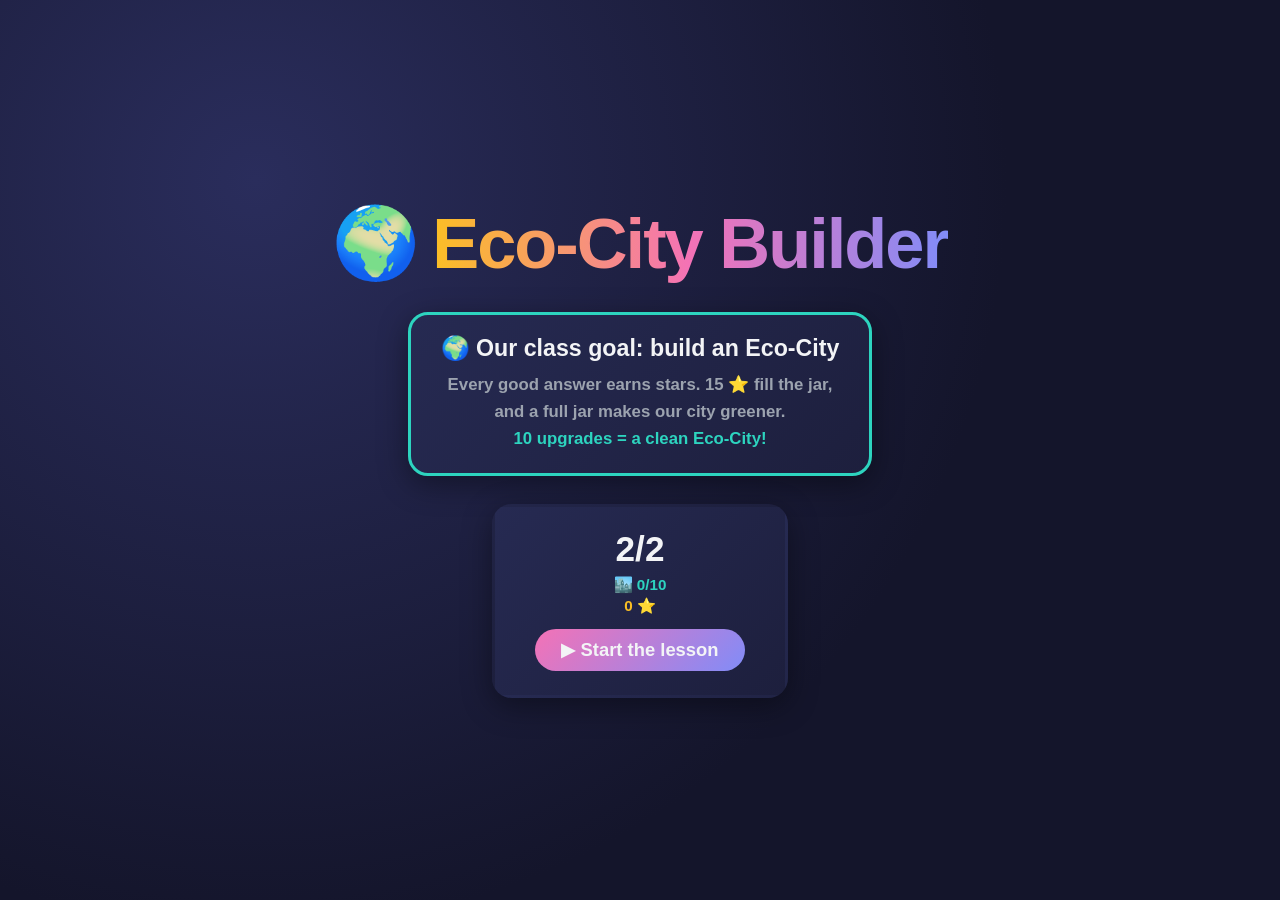
<file: star-talk.html>
<!DOCTYPE html>
<html lang="en">
<head>
<meta charset="UTF-8">
<meta name="viewport" content="width=device-width, initial-scale=1.0">
<title>Eco-City Builder 🌍</title>
<style>
*, *::before, *::after { box-sizing: border-box; margin: 0; padding: 0; }

:root {
  --bg: #14152b;
  --surface: #1d1f3d;
  --card: #262a52;
  --accent1: #f472b6;
  --accent2: #fbbf24;
  --accent3: #2dd4bf;
  --accent4: #818cf8;
  --text: #f3f4f6;
  --muted: #9ca3af;
  --radius: 20px;
  --shadow: 0 8px 30px rgba(0,0,0,0.4);

  /* city palette */
  --sun-dull:     #c9c2a8;
  --sun-bright:   #ffd54f;
  --hill:         #6b8f5a;
  --hill-dark:    #547147;
  --road:         #5b6570;
  --sidewalk:     #8d99a6;
  --concrete:     #9aa1a6;
  --grass:        #66bb6a;
  --river-dirty:  #8a8564;
  --river-clean:  #29b6f6;
  --building1:    #78909c;
  --building2:    #8d9ea8;
  --building3:    #6d8189;
  --roof:         #546e7a;
  --litter:       #5d4037;
  --bike-lane:    #ffca28;
}

html, body {
  height: 100%;
  font-family: 'Segoe UI', 'Arial Rounded MT Bold', Arial, sans-serif;
  background: var(--bg);
  color: var(--text);
  user-select: none;
  overflow-x: hidden;
}

.screen { display: none; min-height: 100vh; padding: 20px; }
.screen.active { display: flex; flex-direction: column; align-items: center; }
.hidden { display: none !important; }

/* ===================== START SCREEN ===================== */
#screen-start {
  background: radial-gradient(circle at 20% 20%, #2a2d5c 0%, #14152b 60%);
  justify-content: center;
  gap: 28px;
}
.logo {
  font-size: clamp(2.3rem, 7vw, 4.4rem);
  font-weight: 900;
  letter-spacing: -2px;
  display: flex;
  align-items: center;
  justify-content: center;
  flex-wrap: wrap;
  gap: 0.2em;
  text-align: center;
}
/* the gradient is clipped to the text only — an emoji inside it would lose its own colours */
.logo-text {
  background: linear-gradient(90deg, var(--accent2), var(--accent1), var(--accent4));
  -webkit-background-clip: text;
  -webkit-text-fill-color: transparent;
  background-clip: text;
}

.goal-card {
  background: linear-gradient(135deg, var(--card), var(--surface));
  border: 3px solid var(--accent3);
  border-radius: var(--radius);
  padding: 20px 30px;
  max-width: min(92vw, 620px);
  text-align: center;
  box-shadow: var(--shadow);
}
.goal-title { font-size: 1.45rem; font-weight: 900; margin-bottom: 10px; }
.goal-text { color: var(--muted); font-size: 1.05rem; line-height: 1.6; font-weight: 600; }
.goal-text strong { color: var(--accent3); }

.class-picker { display: flex; gap: 20px; flex-wrap: wrap; justify-content: center; }
.class-name { font-size: 2.2rem; font-weight: 800; line-height: 1; }
.class-progress { display: flex; flex-direction: column; gap: 3px; font-size: 0.95rem; font-weight: 700; }
.class-progress .lvl { color: var(--accent3); }
.class-progress .pts { color: var(--accent2); }
.class-go {
  margin-top: 4px;
  font-size: 1.15rem;
  font-weight: 800;
  letter-spacing: 0;
  color: var(--text);
  background: linear-gradient(135deg, var(--accent1), var(--accent4));
  padding: 10px 26px;
  border-radius: 999px;
}
.class-btn {
  display: flex;
  flex-direction: column;
  align-items: center;
  gap: 10px;
  min-width: 190px;
  font-weight: 800;
  padding: 24px 40px;
  border-radius: var(--radius);
  border: none;
  background: linear-gradient(135deg, var(--card), var(--surface));
  color: var(--text);
  box-shadow: var(--shadow);
  cursor: pointer;
  transition: transform 0.15s ease;
  border: 3px solid transparent;
}
.class-btn:hover { transform: translateY(-4px) scale(1.03); border-color: var(--accent3); }
.class-btn:active { transform: scale(0.96); }

/* ===================== MAIN SCREEN ===================== */
#screen-main { justify-content: flex-start; gap: 18px; padding: 16px; }

.topbar {
  width: 100%;
  max-width: 900px;
  display: flex;
  align-items: center;
  justify-content: space-between;
  gap: 12px;
  flex-wrap: wrap;
}
.icon-btn {
  font-size: 1.4rem;
  background: var(--surface);
  border: none;
  color: var(--text);
  width: 48px; height: 48px;
  border-radius: 14px;
  cursor: pointer;
}
.icon-btn:hover { background: var(--card); }
.class-label {
  font-size: 1.6rem;
  font-weight: 800;
  color: var(--accent4);
}

.jar-wrap { display: flex; align-items: center; gap: 12px; }
.jar {
  width: 54px; height: 70px;
  border: 3px solid var(--accent2);
  border-radius: 10px 10px 16px 16px;
  position: relative;
  overflow: hidden;
  background: rgba(255,255,255,0.04);
}
.jar-fill {
  position: absolute; bottom: 0; left: 0; right: 0;
  height: 0%;
  background: linear-gradient(180deg, #fde68a, #fbbf24);
  transition: height 0.6s cubic-bezier(.34,1.56,.64,1);
}
.jar-info { display: flex; flex-direction: column; font-size: 0.95rem; font-weight: 700; }
#jar-total { color: var(--accent2); }
#jar-badges { color: var(--muted); font-size: 0.85rem; }

.called-counter {
  font-size: 0.95rem;
  color: var(--muted);
  background: var(--surface);
  padding: 6px 16px;
  border-radius: 999px;
}

.stage {
  width: 100%;
  max-width: 900px;
  display: flex;
  flex-direction: column;
  align-items: center;
  gap: 22px;
  margin-top: 16px;
}

.big-btn {
  font-size: 2rem;
  font-weight: 900;
  padding: 50px 70px;
  border-radius: 30px;
  border: none;
  background: linear-gradient(135deg, var(--accent1), var(--accent4));
  color: #fff;
  box-shadow: 0 10px 40px rgba(129,140,248,0.4);
  cursor: pointer;
  transition: transform 0.15s ease;
}
.big-btn:hover { transform: translateY(-4px) scale(1.02); }
.big-btn:active { transform: scale(0.96); }

.student-number {
  font-size: clamp(6rem, 22vw, 11rem);
  font-weight: 900;
  color: var(--accent2);
  text-shadow: 0 0 40px rgba(251,191,36,0.5);
  line-height: 1;
}
.student-number.rolling { animation: rollShake 0.12s linear infinite; filter: blur(1px); }
@keyframes rollShake {
  0%, 100% { transform: scale(1) rotate(0deg); }
  25% { transform: scale(1.06) rotate(-4deg); }
  75% { transform: scale(0.95) rotate(4deg); }
}
.student-number.landed { animation: landBounce 0.55s cubic-bezier(.34,1.56,.64,1); }
.student-id { display: flex; align-items: center; justify-content: center; gap: 10px; font-size: 1.3rem; font-weight: 700; min-height: 46px; }
.student-avatar {
  width: 46px; height: 46px; border-radius: 50%;
  display: flex; align-items: center; justify-content: center;
  font-size: 1.6rem; box-shadow: var(--shadow);
}
.student-photo { width: 46px; height: 46px; border-radius: 50%; object-fit: cover; box-shadow: var(--shadow); }
@keyframes landBounce {
  0% { transform: scale(0.4) rotate(-8deg); }
  55% { transform: scale(1.3) rotate(4deg); }
  75% { transform: scale(0.9) rotate(-2deg); }
  100% { transform: scale(1) rotate(0deg); }
}
.ghost-btn {
  font-size: 1rem;
  font-weight: 700;
  padding: 12px 24px;
  border-radius: 14px;
  border: 2px solid var(--card);
  background: transparent;
  color: var(--muted);
  cursor: pointer;
}
.ghost-btn:hover { border-color: var(--accent3); color: var(--text); }

.mode-picker {
  display: flex;
  gap: 16px;
  flex-wrap: wrap;
  justify-content: center;
}
.mode-btn {
  font-size: 1.15rem;
  font-weight: 800;
  padding: 22px 28px;
  border-radius: 18px;
  border: none;
  cursor: pointer;
  color: #fff;
  box-shadow: var(--shadow);
  transition: transform 0.15s ease;
  min-width: 170px;
}
.mode-btn:hover { transform: translateY(-3px); }
.mode-btn:active { transform: scale(0.96); }
.mode-btn.easy { background: linear-gradient(135deg, #60a5fa, #3b82f6); }
.mode-btn.medium { background: linear-gradient(135deg, #fbbf24, #f59e0b); }
.mode-btn.hard { background: linear-gradient(135deg, #f87171, #ef4444); }
.mode-btn.mistake { background: linear-gradient(135deg, #eab308, #a16207); }
.mode-btn.order { background: linear-gradient(135deg, #c084fc, #9333ea); }

.question-badge {
  font-size: 1rem;
  font-weight: 800;
  padding: 6px 18px;
  border-radius: 999px;
  background: var(--card);
  color: var(--accent2);
}

/* ---- picture / visual aid ---- */
#question-visual { display: flex; justify-content: center; min-height: 40px; }
.emoji-visual { font-size: 4rem; line-height: 1; text-align: center; }
.scene-box {
  position: relative;
  width: 220px; height: 160px;
  background: var(--card);
  border-radius: 18px;
  box-shadow: var(--shadow);
}
.scene-emoji { position: absolute; line-height: 1; }
.repeat-row {
  display: flex; flex-wrap: wrap; gap: 8px; justify-content: center;
  max-width: 380px; font-size: 2.3rem;
}
.color-card {
  width: 130px; height: 130px;
  border-radius: 22px;
  display: flex; align-items: center; justify-content: center;
  font-size: 3.4rem;
  box-shadow: var(--shadow);
}
.number-card { display: flex; align-items: center; gap: 14px; }
.number-emoji { font-size: 3rem; }
.number-value { font-size: 3.2rem; font-weight: 900; color: var(--accent2); }

.question-card {
  font-size: clamp(1.6rem, 4.4vw, 2.5rem);
  font-weight: 800;
  text-align: center;
  background: var(--surface);
  border-radius: var(--radius);
  padding: 34px 30px;
  max-width: 800px;
  box-shadow: var(--shadow);
  line-height: 1.35;
}

/* ---- sentence hint chips ---- */
.hint-row {
  display: flex; flex-wrap: wrap; gap: 8px; justify-content: center;
  max-width: 700px;
}
.hint-chip {
  font-size: 1.25rem;
  font-weight: 700;
  padding: 8px 16px;
  border-radius: 12px;
  background: transparent;
  border: 2px dashed var(--card);
  color: var(--muted);
  min-width: 20px;
  text-align: center;
}
.hint-chip.revealed {
  background: linear-gradient(135deg, var(--accent3), #14b8a6);
  border: 2px solid transparent;
  color: #08221c;
}

.question-controls { display: flex; gap: 12px; flex-wrap: wrap; justify-content: center; }
.judge-controls { display: flex; gap: 20px; flex-wrap: wrap; justify-content: center; }
.judge-btn {
  font-size: 1.4rem;
  font-weight: 900;
  padding: 22px 40px;
  border-radius: 20px;
  border: none;
  cursor: pointer;
  color: #fff;
  box-shadow: var(--shadow);
  transition: transform 0.15s ease;
}
.judge-btn:hover { transform: translateY(-3px); }
.judge-btn:active { transform: scale(0.95); }
.judge-btn.correct { background: linear-gradient(135deg, #4ade80, #22c55e); }
.judge-btn.skip { background: linear-gradient(135deg, #6b7280, #4b5563); }

/* ===================== MODAL ===================== */
.modal {
  position: fixed; inset: 0;
  background: rgba(0,0,0,0.6);
  display: flex; align-items: center; justify-content: center;
  z-index: 50;
}
.modal-box {
  background: var(--surface);
  border-radius: var(--radius);
  padding: 30px;
  width: min(90vw, 380px);
  display: flex;
  flex-direction: column;
  gap: 16px;
}
.modal-box h3 { font-size: 1.3rem; }
.modal-btn {
  font-size: 1rem;
  font-weight: 700;
  padding: 14px;
  border-radius: 14px;
  border: none;
  cursor: pointer;
  background: var(--card);
  color: var(--text);
}
.modal-btn.danger { background: #7f1d1d; color: #fecaca; }
.modal-btn:hover { filter: brightness(1.15); }

/* ===================== ECO-CITY SVG LAYERS ===================== */
/* All scoped to #cityscape. The flag classes (trash-gone … city-clean) are toggled by
   applyCityLayers(); everything else is idle animation that makes the scene feel alive. */
#cityscape .sky-dirty { opacity: 1; transition: opacity 1.6s ease; }
#cityscape .sky-clean { opacity: 0; transition: opacity 1.6s ease; }
#cityscape.city-clean .sky-dirty { opacity: 0; }
#cityscape.city-clean .sky-clean { opacity: 1; }

#cityscape .sun { fill: var(--sun-dull); transition: fill 1.4s ease; }
#cityscape.city-clean .sun { fill: var(--sun-bright); filter: url(#sunGlow); }
#cityscape .sun-rays {
  opacity: 0;
  transform-box: fill-box; transform-origin: center;
  transition: opacity 1.4s ease;
  animation: sunSpin 70s linear infinite;
}
#cityscape.city-clean .sun-rays { opacity: 1; }
#cityscape .sun-face { opacity: 0; transition: opacity 1.2s ease 0.7s; }
#cityscape.city-clean .sun-face { opacity: 1; }
@keyframes sunSpin { to { transform: rotate(360deg); } }

#cityscape .smog { opacity: 0.9; transition: opacity 1.8s ease; }
#cityscape.city-clean .smog { opacity: 0; }
#cityscape .chimney { opacity: 1; transition: opacity 1.2s ease; }
#cityscape.city-clean .chimney { opacity: 0; }
#cityscape .puff {
  transform-box: fill-box; transform-origin: center;
  animation: puffRise 4.5s ease-out infinite;
}
@keyframes puffRise {
  0%   { transform: translateY(0) scale(0.5); opacity: 0.85; }
  100% { transform: translateY(-130px) scale(1.7); opacity: 0; }
}

/* clouds and birds arrive with the clean sky */
#cityscape .clouds, #cityscape .birds { opacity: 0; transition: opacity 1.8s ease; }
#cityscape.city-clean .clouds, #cityscape.city-clean .birds { opacity: 1; }
#cityscape .cloud { animation: cloudDrift 50s ease-in-out infinite alternate; }
@keyframes cloudDrift { to { transform: translateX(80px); } }
#cityscape .bird { animation: birdFly 30s linear infinite; }
@keyframes birdFly { from { transform: translateX(-180px); } to { transform: translateX(1780px); } }

/* drab concrete town -> friendly coloured houses */
#cityscape .bld { transition: fill 1.6s ease; }
#cityscape .bld-1 { fill: var(--building1); }
#cityscape .bld-2 { fill: var(--building2); }
#cityscape .bld-3 { fill: var(--building3); }
#cityscape.city-clean .bld-1 { fill: #ef8b63; }
#cityscape.city-clean .bld-2 { fill: #f3b441; }
#cityscape.city-clean .bld-3 { fill: #6fb98f; }
#cityscape .roof { fill: var(--roof); transition: fill 1.6s ease; }
#cityscape.city-clean .roof { fill: #6d5a52; }

#layer-trash { opacity: 1; transition: opacity 0.7s ease, transform 0.7s ease; }
#cityscape.trash-gone #layer-trash { opacity: 0; transform: translateY(16px) scale(0.7); }

#layer-tree, #layer-flower, #layer-bike, #layer-bin, #layer-solar, #layer-turbine {
  opacity: 0;
  transform-box: fill-box;
  transform-origin: center;
  transform: scale(0.5) translateY(14px);
  transition: opacity 0.8s cubic-bezier(0.34,1.56,0.64,1), transform 0.8s cubic-bezier(0.34,1.56,0.64,1);
}
#cityscape.tree-on    #layer-tree,
#cityscape.flower-on  #layer-flower,
#cityscape.bike-on    #layer-bike,
#cityscape.bin-on     #layer-bin,
#cityscape.solar-on   #layer-solar,
#cityscape.turbine-on #layer-turbine {
  opacity: 1; transform: scale(1) translateY(0);
}

#cityscape .park-ground { fill: var(--concrete); transition: fill 1.2s ease; }
#cityscape.park-on .park-ground { fill: var(--grass); }
#cityscape .park-details { opacity: 0; transition: opacity 1s ease 0.2s; }
#cityscape.park-on .park-details { opacity: 1; }

/* the river sits in the foreground and is drawn last, so nothing can cover it */
#cityscape .river-fill { fill: var(--river-dirty); transition: fill 1.6s ease; }
#cityscape.river-on .river-fill { fill: var(--river-clean); }
#cityscape .river-scum { opacity: 1; transition: opacity 1.4s ease; }
#cityscape.river-on .river-scum { opacity: 0; }
#cityscape .ripple { opacity: 0; transition: opacity 1.2s ease 0.4s; }
#cityscape.river-on .ripple { opacity: 0.6; }
#cityscape .fish { opacity: 0; transition: opacity 1s ease 0.5s; }
/* the fish emoji faces left, so they swim right-to-left or they look like they are
   going backwards */
#cityscape.river-on .fish { opacity: 1; animation: swim 17s linear infinite; }
@keyframes swim { from { transform: translateX(1740px); } to { transform: translateX(-140px); } }

#cityscape .butterfly {
  transform-box: fill-box; transform-origin: center;
  animation: flutter 3.6s ease-in-out infinite alternate;
}
@keyframes flutter {
  from { transform: translate(0, 0) rotate(-8deg); }
  to   { transform: translate(20px, -26px) rotate(10deg); }
}

#cityscape .turbine-blades {
  transform-box: fill-box; transform-origin: center;
  animation: citySpin 3.2s linear infinite;
}
@keyframes citySpin { from { transform: rotate(0deg); } to { transform: rotate(360deg); } }

/* ===================== ECO-CITY OVERLAY ===================== */
#city-overlay {
  position: fixed; inset: 0;
  background: var(--bg);
  z-index: 55;
  display: flex;
  flex-direction: column;
  padding: 16px;
  gap: 12px;
}
.city-top { display: flex; align-items: center; gap: 16px; flex-wrap: wrap; }
.city-title { font-size: 1.5rem; font-weight: 900; white-space: nowrap; }
.city-progress { flex: 1; display: flex; align-items: center; gap: 12px; min-width: 200px; }
.city-bar { flex: 1; height: 22px; background: var(--card); border-radius: 999px; overflow: hidden; min-width: 80px; }
.city-bar-fill {
  height: 100%; width: 0%;
  border-radius: 999px;
  background: linear-gradient(90deg, #4ade80, #a3e635, #fbbf24);
  transition: width 0.8s cubic-bezier(0.34, 1.56, 0.64, 1);
}
#city-level-text { font-weight: 800; white-space: nowrap; }
#city-built-text { color: var(--accent2); font-weight: 800; white-space: nowrap; }
.city-stage {
  flex: 1; position: relative;
  border-radius: var(--radius);
  overflow: hidden;
  box-shadow: var(--shadow);
  min-height: 0;
}
#cityscape { width: 100%; height: 100%; display: block; }
.city-banner {
  position: absolute; left: 50%; bottom: 24px;
  transform: translateX(-50%);
  background: rgba(20, 21, 43, 0.92);
  border: 3px solid var(--accent3);
  border-radius: var(--radius);
  padding: 16px 32px;
  font-size: clamp(1.1rem, 2.4vw, 1.8rem);
  font-weight: 900;
  text-align: center;
  animation: bannerIn 0.5s cubic-bezier(0.34, 1.56, 0.64, 1);
}
.city-banner small { display: block; margin-top: 6px; font-weight: 700; color: var(--muted); font-size: 0.65em; }

/* ---- demo mode ---- */
.demo-badge {
  background: var(--accent1);
  color: #14152b;
  font-weight: 900;
  font-size: 0.85rem;
  letter-spacing: 1px;
  padding: 5px 12px;
  border-radius: 999px;
  white-space: nowrap;
}
.demo-bar {
  display: flex;
  gap: 10px;
  justify-content: center;
  flex-wrap: wrap;
}
.demo-btn {
  font-size: 1rem;
  font-weight: 800;
  padding: 12px 20px;
  border-radius: 14px;
  border: 2px solid var(--card);
  background: var(--surface);
  color: var(--text);
  cursor: pointer;
  transition: transform 0.12s ease, filter 0.15s ease;
}
.demo-btn:hover { filter: brightness(1.25); transform: translateY(-2px); }
.demo-btn:active { transform: scale(0.96); }
.demo-btn.primary { background: linear-gradient(135deg, var(--accent1), var(--accent4)); border-color: transparent; }
.city-banner-emoji { font-size: 1.3em; }
@keyframes bannerIn {
  from { opacity: 0; transform: translateX(-50%) translateY(20px) scale(0.9); }
  to   { opacity: 1; transform: translateX(-50%) translateY(0) scale(1); }
}

/* ===================== TOAST ===================== */
.toast {
  position: fixed;
  top: 24px; left: 50%;
  transform: translateX(-50%);
  background: var(--card);
  padding: 14px 28px;
  border-radius: 999px;
  font-weight: 700;
  box-shadow: var(--shadow);
  z-index: 60;
  animation: toastIn 0.3s ease;
}
@keyframes toastIn { from { opacity:0; transform: translateX(-50%) translateY(-20px); } to { opacity:1; transform: translateX(-50%) translateY(0); } }

/* ===================== FLOATING STARS ===================== */
.float-star {
  position: fixed;
  font-size: 2rem;
  pointer-events: none;
  z-index: 70;
  animation: floatUp 1.1s ease-out forwards;
}
@keyframes floatUp {
  0% { transform: translateY(0) scale(1); opacity: 1; }
  100% { transform: translateY(-160px) scale(1.4); opacity: 0; }
}

/* ===================== CONFETTI ===================== */
.confetti-piece {
  position: fixed;
  top: -20px;
  font-size: 1.6rem;
  pointer-events: none;
  z-index: 65;
  animation: confettiFall linear forwards;
}
@keyframes confettiFall {
  to { transform: translateY(105vh) rotate(360deg); opacity: 0.3; }
}

@media (max-width: 600px) {
  .student-number { font-size: 5.5rem; }
  .big-btn { padding: 36px 40px; font-size: 1.5rem; }
}
</style>
</head>
<body>

<!-- ══════════════════ START SCREEN ══════════════════ -->
<div id="screen-start" class="screen active">
  <div class="logo"><span>🌍</span><span class="logo-text">Eco-City Builder</span></div>

  <div class="goal-card">
    <div class="goal-title">🌍 Our class goal: build an Eco-City</div>
    <div class="goal-text" id="goal-text"></div>
  </div>

  <div class="class-picker" id="class-picker"></div>
</div>

<!-- ══════════════════ MAIN SCREEN ══════════════════ -->
<div id="screen-main" class="screen">
  <div class="topbar">
    <button id="btn-back" class="icon-btn" title="Back">←</button>
    <div class="class-label" id="class-label">2/1</div>
    <div class="jar-wrap">
      <div class="jar" id="jar"><div class="jar-fill" id="jar-fill"></div></div>
      <div class="jar-info">
        <span id="jar-total">0 ⭐</span>
        <span id="jar-badges"></span>
      </div>
    </div>
    <button id="btn-city" class="icon-btn" title="Our Eco-City">🏙️</button>
    <button id="btn-settings" class="icon-btn" title="Settings">⚙️</button>
  </div>

  <div class="called-counter" id="called-counter">0 / 33 called this round</div>

  <div class="stage" id="stage-call">
    <button id="btn-call" class="big-btn">🎲 Call a Student</button>
  </div>

  <div class="stage hidden" id="stage-student">
    <div class="student-number" id="student-number">--</div>
    <div class="student-id" id="student-id"></div>
    <button id="btn-reroll" class="ghost-btn">🔄 Different student (absent)</button>
    <div class="mode-picker">
      <button class="mode-btn easy" data-mode="easy">⭐ Easy</button>
      <button class="mode-btn medium" data-mode="medium">⭐⭐ Medium</button>
      <button class="mode-btn hard" data-mode="hard">⭐⭐⭐ Hard</button>
      <button class="mode-btn mistake" data-mode="mistake">🔍 Find the Mistake</button>
      <button class="mode-btn order" data-mode="order">🔀 Word Order</button>
    </div>
  </div>

  <div class="stage hidden" id="stage-question">
    <div class="question-badge" id="question-badge">EASY · 1⭐</div>
    <div id="question-visual" class="hidden"></div>
    <div class="question-card" id="question-text">Question</div>
    <div class="hint-row hidden" id="hint-row"></div>
    <div class="question-controls">
      <button id="btn-hint" class="ghost-btn">💡 Hint (Space)</button>
      <button id="btn-hide-hint" class="ghost-btn">🙈 Hide hint</button>
      <button id="btn-shuffle" class="ghost-btn">🔀 New question</button>
    </div>
    <div class="judge-controls">
      <button id="btn-correct" class="judge-btn correct">✅ Correct / Well done</button>
      <button id="btn-skip" class="judge-btn skip">➡️ Next student</button>
    </div>
  </div>
</div>

<!-- ══════════════════ SETTINGS MODAL ══════════════════ -->
<div id="settings-modal" class="modal hidden">
  <div class="modal-box">
    <h3>⚙️ Settings — class <span id="settings-class-label"></span></h3>
    <button class="modal-btn" id="btn-demo">🎬 Demo mode — show the city upgrades</button>
    <button class="modal-btn" id="btn-reset-round">🔁 Reset round (everyone can be called again)</button>
    <button class="modal-btn danger" id="btn-reset-points">🗑️ Reset points to zero</button>
    <button class="modal-btn" id="btn-close-settings">Close</button>
  </div>
</div>

<!-- ══════════════════ ECO-CITY OVERLAY ══════════════════ -->
<div id="city-overlay" class="hidden">
  <div class="city-top">
    <div class="city-title">🌍 Our Eco-City</div>
    <span class="demo-badge hidden" id="demo-badge">DEMO</span>
    <div class="city-progress">
      <div class="city-bar"><div class="city-bar-fill" id="city-bar-fill"></div></div>
      <span id="city-level-text">Level 0/10</span>
      <span id="city-built-text"></span>
    </div>
    <button class="icon-btn" id="btn-close-city" title="Back to the lesson">✕</button>
  </div>
  <div class="city-stage">
    <svg id="cityscape" viewBox="0 0 1600 900" preserveAspectRatio="xMidYMid meet" xmlns="http://www.w3.org/2000/svg">
      <defs>
        <linearGradient id="skyDirtyGrad" x1="0" y1="0" x2="0" y2="1">
          <stop offset="0%" stop-color="#8d99a6"/>
          <stop offset="100%" stop-color="#c9c2a8"/>
        </linearGradient>
        <linearGradient id="skyCleanGrad" x1="0" y1="0" x2="0" y2="1">
          <stop offset="0%" stop-color="#4fc3f7"/>
          <stop offset="100%" stop-color="#e3f5fd"/>
        </linearGradient>
        <filter id="smogBlur" x="-50%" y="-50%" width="200%" height="200%">
          <feGaussianBlur stdDeviation="12"/>
        </filter>
        <filter id="sunGlow" x="-100%" y="-100%" width="300%" height="300%">
          <feGaussianBlur stdDeviation="14" result="blur"/>
          <feMerge><feMergeNode in="blur"/><feMergeNode in="SourceGraphic"/></feMerge>
        </filter>
        <!-- keeps the moving birds and fish inside the picture: without it they carry on
             across the letterbox bars beside the scene -->
        <clipPath id="sceneClip"><rect x="0" y="0" width="1600" height="900"/></clipPath>
      </defs>

      <!-- ── SKY ── -->
      <rect class="sky-dirty" x="0" y="0" width="1600" height="680" fill="url(#skyDirtyGrad)"/>
      <rect class="sky-clean" x="0" y="0" width="1600" height="680" fill="url(#skyCleanGrad)"/>

      <!-- ── SUN (gets rays and a face once the smog clears) ── -->
      <g class="sun-rays" stroke="#ffd54f" stroke-width="9" stroke-linecap="round">
          <line x1="1464" y1="140" x2="1488" y2="140"/>
          <line x1="1453" y1="182" x2="1474" y2="194"/>
          <line x1="1422" y1="213" x2="1434" y2="234"/>
          <line x1="1380" y1="224" x2="1380" y2="248"/>
          <line x1="1338" y1="213" x2="1326" y2="234"/>
          <line x1="1307" y1="182" x2="1286" y2="194"/>
          <line x1="1296" y1="140" x2="1272" y2="140"/>
          <line x1="1307" y1="98" x2="1286" y2="86"/>
          <line x1="1338" y1="67" x2="1326" y2="46"/>
          <line x1="1380" y1="56" x2="1380" y2="32"/>
          <line x1="1422" y1="67" x2="1434" y2="46"/>
          <line x1="1453" y1="98" x2="1474" y2="86"/>
      </g>
      <circle class="sun" cx="1380" cy="140" r="70"/>
      <g class="sun-face">
        <circle cx="1356" cy="124" r="8" fill="#b26a00"/>
        <circle cx="1404" cy="124" r="8" fill="#b26a00"/>
        <path d="M1346,160 Q1380,190 1414,160" stroke="#b26a00" stroke-width="8" fill="none" stroke-linecap="round"/>
      </g>

      <!-- ── CLOUDS ── -->
      <g class="clouds" fill="#ffffff">
        <g class="cloud" style="animation-duration:50s">
          <ellipse cx="250" cy="150" rx="72" ry="34"/>
          <ellipse cx="305" cy="134" rx="56" ry="30"/>
          <ellipse cx="196" cy="142" rx="46" ry="26"/>
        </g>
        <g class="cloud" style="animation-duration:66s; animation-delay:-14s">
          <ellipse cx="820" cy="120" rx="64" ry="30"/>
          <ellipse cx="868" cy="106" rx="50" ry="26"/>
          <ellipse cx="772" cy="112" rx="42" ry="23"/>
        </g>
        <g class="cloud" style="animation-duration:58s; animation-delay:-30s">
          <ellipse cx="1080" cy="235" rx="58" ry="27"/>
          <ellipse cx="1124" cy="222" rx="45" ry="23"/>
        </g>
      </g>

      <!-- ── BIRDS ── -->
      <g class="birds" clip-path="url(#sceneClip)" stroke="#455a64" stroke-width="5" fill="none" stroke-linecap="round">
        <g transform="translate(0,205)"><g class="bird" style="animation-duration:30s">
          <path d="M0,0 q15,-13 30,0"/><path d="M30,0 q15,-13 30,0"/>
        </g></g>
        <g transform="translate(0,268)"><g class="bird" style="animation-duration:38s; animation-delay:-11s">
          <path d="M0,0 q12,-10 24,0"/><path d="M24,0 q12,-10 24,0"/>
        </g></g>
        <g transform="translate(0,168)"><g class="bird" style="animation-duration:45s; animation-delay:-24s">
          <path d="M0,0 q9,-8 18,0"/><path d="M18,0 q9,-8 18,0"/>
        </g></g>
      </g>

      <!-- ── SMOG ── -->
      <g class="smog" filter="url(#smogBlur)">
        <ellipse cx="300" cy="170" rx="150" ry="48" fill="#9e9e8f"/>
        <ellipse cx="680" cy="250" rx="180" ry="52" fill="#a6a190"/>
        <ellipse cx="1020" cy="160" rx="160" ry="45" fill="#9e9e8f"/>
        <ellipse cx="500" cy="350" rx="210" ry="58" fill="#8d8975"/>
        <ellipse cx="1180" cy="330" rx="170" ry="50" fill="#9e9e8f"/>
      </g>

      <!-- ── HILLS ── -->
      <g id="hills">
        <path d="M0,600 Q200,455 430,530 Q640,465 820,555 L820,700 L0,700 Z" fill="var(--hill-dark)"/>
        <path d="M1120,615 Q1330,520 1600,595 L1600,700 L1120,700 Z" fill="var(--hill-dark)"/>
        <path d="M0,645 Q230,505 490,580 Q700,525 930,600 L930,700 L0,700 Z" fill="var(--hill)"/>
      </g>

      <!-- ── WIND TURBINES ── -->
      <g id="layer-turbine">
        <g transform="translate(215,480)">
          <rect x="-4" y="0" width="8" height="120" fill="#eceff1"/>
          <g class="turbine-blades">
            <ellipse cx="0" cy="0" rx="6" ry="50" fill="#ffffff" transform="rotate(0)"/>
            <ellipse cx="0" cy="0" rx="6" ry="50" fill="#ffffff" transform="rotate(120)"/>
            <ellipse cx="0" cy="0" rx="6" ry="50" fill="#ffffff" transform="rotate(240)"/>
            <circle cx="0" cy="0" r="8" fill="#b0bec5"/>
          </g>
        </g>
        <g transform="translate(545,520) scale(0.8)">
          <rect x="-4" y="0" width="8" height="120" fill="#eceff1"/>
          <g class="turbine-blades">
            <ellipse cx="0" cy="0" rx="6" ry="50" fill="#ffffff" transform="rotate(40)"/>
            <ellipse cx="0" cy="0" rx="6" ry="50" fill="#ffffff" transform="rotate(160)"/>
            <ellipse cx="0" cy="0" rx="6" ry="50" fill="#ffffff" transform="rotate(280)"/>
            <circle cx="0" cy="0" r="8" fill="#b0bec5"/>
          </g>
        </g>
      </g>

      <!-- ── BUILDINGS ── -->
      <g id="buildings">
        <rect class="bld bld-1" x="620" y="437" width="185" height="209"/>
        <rect class="bld bld-2" x="845" y="387" width="165" height="259"/>
        <rect class="bld bld-3" x="1050" y="467" width="205" height="179"/>
        <g fill="#ffe082" opacity="0.92">
        <rect x="650" y="465" width="26" height="30" rx="3"/>
        <rect x="650" y="522" width="26" height="30" rx="3"/>
        <rect x="650" y="579" width="26" height="30" rx="3"/>
        <rect x="705" y="465" width="26" height="30" rx="3"/>
        <rect x="705" y="522" width="26" height="30" rx="3"/>
        <rect x="705" y="579" width="26" height="30" rx="3"/>
        <rect x="760" y="465" width="26" height="30" rx="3"/>
        <rect x="760" y="522" width="26" height="30" rx="3"/>
        <rect x="760" y="579" width="26" height="30" rx="3"/>
        <rect x="872" y="415" width="26" height="30" rx="3"/>
        <rect x="872" y="472" width="26" height="30" rx="3"/>
        <rect x="872" y="529" width="26" height="30" rx="3"/>
        <rect x="872" y="586" width="26" height="30" rx="3"/>
        <rect x="938" y="415" width="26" height="30" rx="3"/>
        <rect x="938" y="472" width="26" height="30" rx="3"/>
        <rect x="938" y="529" width="26" height="30" rx="3"/>
        <rect x="938" y="586" width="26" height="30" rx="3"/>
        <rect x="1080" y="498" width="26" height="30" rx="3"/>
        <rect x="1080" y="555" width="26" height="30" rx="3"/>
        <rect x="1145" y="498" width="26" height="30" rx="3"/>
        <rect x="1145" y="555" width="26" height="30" rx="3"/>
        <rect x="1210" y="498" width="26" height="30" rx="3"/>
        <rect x="1210" y="555" width="26" height="30" rx="3"/>
        </g>
        <rect class="roof" x="614" y="423" width="197" height="16" rx="3"/>
        <rect class="roof" x="839" y="373" width="177" height="16" rx="3"/>
        <rect class="roof" x="1044" y="453" width="217" height="16" rx="3"/>
      </g>

      <!-- ── SMOKESTACK (disappears when the city is clean) ── -->
      <g class="chimney">
        <rect x="958" y="315" width="36" height="60" rx="4" fill="#6d6259"/>
        <g fill="#9e9e8f">
          <circle class="puff" cx="976" cy="310" r="16" style="animation-delay:0s"/>
          <circle class="puff" cx="976" cy="310" r="13" style="animation-delay:1.5s"/>
          <circle class="puff" cx="976" cy="310" r="18" style="animation-delay:3s"/>
        </g>
      </g>

      <!-- ── SOLAR PANELS ── -->
      <g id="layer-solar">
        <g transform="translate(628,389)">
          <rect width="170" height="32" rx="3" fill="#1e88e5" stroke="#0d47a1" stroke-width="2"/>
          <line x1="0" y1="16" x2="170" y2="16" stroke="#0d47a1" stroke-width="2"/>
          <line x1="42" y1="0" x2="42" y2="32" stroke="#0d47a1" stroke-width="2"/>
          <line x1="85" y1="0" x2="85" y2="32" stroke="#0d47a1" stroke-width="2"/>
          <line x1="128" y1="0" x2="128" y2="32" stroke="#0d47a1" stroke-width="2"/>
        </g>
        <g transform="translate(853,339)">
          <rect width="150" height="32" rx="3" fill="#1e88e5" stroke="#0d47a1" stroke-width="2"/>
          <line x1="0" y1="16" x2="150" y2="16" stroke="#0d47a1" stroke-width="2"/>
          <line x1="38" y1="0" x2="38" y2="32" stroke="#0d47a1" stroke-width="2"/>
          <line x1="75" y1="0" x2="75" y2="32" stroke="#0d47a1" stroke-width="2"/>
          <line x1="112" y1="0" x2="112" y2="32" stroke="#0d47a1" stroke-width="2"/>
        </g>
        <g transform="translate(1058,419)">
          <rect width="190" height="32" rx="3" fill="#1e88e5" stroke="#0d47a1" stroke-width="2"/>
          <line x1="0" y1="16" x2="190" y2="16" stroke="#0d47a1" stroke-width="2"/>
          <line x1="48" y1="0" x2="48" y2="32" stroke="#0d47a1" stroke-width="2"/>
          <line x1="95" y1="0" x2="95" y2="32" stroke="#0d47a1" stroke-width="2"/>
          <line x1="142" y1="0" x2="142" y2="32" stroke="#0d47a1" stroke-width="2"/>
        </g>
      </g>

      <!-- ── GROUND ── -->
      <rect id="sidewalk" x="0" y="620" width="1600" height="26" fill="var(--sidewalk)"/>
      <rect id="street" x="0" y="646" width="1600" height="156" fill="var(--road)"/>

      <!-- ── PARK ── -->
      <g id="layer-park">
        <rect class="park-ground" x="60" y="658" width="500" height="114" rx="16"/>
        <g class="park-details">
          <path d="M85,762 Q310,742 535,762" stroke="#2e7d32" stroke-width="4" fill="none" opacity="0.5"/>
          <path d="M85,690 Q310,672 535,690" stroke="#2e7d32" stroke-width="3" fill="none" opacity="0.4"/>
          <circle cx="150" cy="726" r="7" fill="#2e7d32" opacity="0.45"/>
          <circle cx="430" cy="710" r="6" fill="#2e7d32" opacity="0.45"/>
        </g>
      </g>

      <!-- ── FLOWERS (+ butterflies) ── -->
      <g id="layer-flower">
        <text x="110" y="730" font-size="40">🌸</text>
        <text x="205" y="762" font-size="36">🌼</text>
        <text x="300" y="726" font-size="38">🌷</text>
        <text x="395" y="764" font-size="36">🌻</text>
        <text x="480" y="730" font-size="34">🌸</text>
        <g class="butterfly" style="animation-delay:0s"><text x="250" y="690" font-size="34">🦋</text></g>
        <g class="butterfly" style="animation-delay:-1.8s"><text x="440" y="700" font-size="30">🦋</text></g>
      </g>

      <!-- ── TREES ── -->
      <g id="layer-tree">
        <text x="95" y="655" font-size="76">🌳</text>
        <text x="285" y="648" font-size="84">🌳</text>
        <text x="470" y="658" font-size="74">🌳</text>
      </g>

      <!-- ── RECYCLING BINS ── -->
      <g id="layer-bin">
        <g transform="translate(790,700)">
          <rect width="50" height="64" rx="7" fill="#2e7d32"/>
          <rect x="-5" y="-9" width="60" height="12" rx="4" fill="#1b5e20"/>
          <text x="25" y="44" font-size="28" text-anchor="middle">♻️</text>
        </g>
        <g transform="translate(1210,700)">
          <rect width="50" height="64" rx="7" fill="#2e7d32"/>
          <rect x="-5" y="-9" width="60" height="12" rx="4" fill="#1b5e20"/>
          <text x="25" y="44" font-size="28" text-anchor="middle">♻️</text>
        </g>
      </g>

      <!-- ── BIKE LANE ── -->
      <g id="layer-bike">
        <rect x="0" y="770" width="1600" height="32" fill="var(--bike-lane)" opacity="0.95"/>
        <text x="700" y="798" font-size="34">🚲</text>
        <text x="1000" y="798" font-size="34">🚲</text>
        <text x="330" y="798" font-size="34">🚲</text>
      </g>

      <!-- ── LITTER (cleared by the first upgrade) ── -->
      <g id="layer-trash">
        <text x="620" y="716" font-size="50">🗑️</text>
        <text x="880" y="754" font-size="40">🥤</text>
        <text x="1120" y="700" font-size="38">📰</text>
        <text x="1380" y="750" font-size="42">🍌</text>
        <ellipse cx="300" cy="700" rx="30" ry="11" fill="var(--litter)" opacity="0.75"/>
        <ellipse cx="1480" cy="712" rx="26" ry="10" fill="var(--litter)" opacity="0.75"/>
      </g>

      <!-- ── RIVER (drawn last: nothing can cover it) ── -->
      <g id="layer-river" clip-path="url(#sceneClip)">
        <path class="river-fill" d="M0,806 Q140,794 280,806 T560,806 T840,806 T1120,806 T1400,806 T1600,802 L1600,900 L0,900 Z"/>
        <path d="M0,806 Q140,794 280,806 T560,806 T840,806 T1120,806 T1400,806 T1600,802"
              stroke="#4e5a34" stroke-width="5" fill="none" opacity="0.35"/>
        <g class="river-scum" fill="#615c3c" opacity="0.85">
          <ellipse cx="250" cy="855" rx="95" ry="22"/>
          <ellipse cx="760" cy="878" rx="120" ry="20"/>
          <ellipse cx="1290" cy="848" rx="105" ry="24"/>
        </g>
        <g class="ripple" stroke="#e1f5fe" stroke-width="7" stroke-linecap="round" fill="none">
          <path d="M110,842 q34,-12 68,0"/>
          <path d="M430,872 q34,-12 68,0"/>
          <path d="M700,836 q34,-12 68,0"/>
          <path d="M980,876 q34,-12 68,0"/>
          <path d="M1300,846 q34,-12 68,0"/>
        </g>
        <g transform="translate(0,858)"><g class="fish" style="animation-delay:0s">
          <text font-size="48">🐟</text>
        </g></g>
        <g transform="translate(0,888)"><g class="fish" style="animation-delay:-6s">
          <text font-size="40">🐠</text>
        </g></g>
        <g transform="translate(0,834)"><g class="fish" style="animation-delay:-11.5s">
          <text font-size="36">🐟</text>
        </g></g>
      </g>
    </svg>
    <div class="city-banner hidden" id="city-banner"></div>
  </div>

  <div class="demo-bar hidden" id="demo-bar">
    <button class="demo-btn" id="demo-reset">⏮ Reset</button>
    <button class="demo-btn" id="demo-prev">◀ Back</button>
    <button class="demo-btn" id="demo-next">▶ Next upgrade</button>
    <button class="demo-btn primary" id="demo-play">▶▶ Play all 10</button>
    <button class="demo-btn" id="demo-exit">✕ Exit demo</button>
  </div>
</div>

<div id="toast-container"></div>

<!-- Students are identified by number only. To show names or avatars locally, add a
     <script src="roster.js"> here (roster.js is kept out of the public repo). -->

<script>
// ═══════════════════════ QUESTION BANK (Family and Friends 2, Units 1-6) ═══════════════════════
// hint: array of tokens (static model sentence) OR a function(resolvedValue) -> tokens,
// used only when the question has a picture that resolves a concrete answer (color/number/object/position).

const SCENE_POS = {
  on:      { baseTop: "62%", objTop: "12%", objLeft: "50%", objScale: 1,    objZ: 2, baseZ: 1 },
  under:   { baseTop: "42%", objTop: "82%", objLeft: "50%", objScale: 0.85, objZ: 0, baseZ: 2 },
  next:    { baseTop: "50%", objTop: "50%", objLeft: "80%", objScale: 1,    objZ: 1, baseZ: 1 },
  behind:  { baseTop: "55%", objTop: "32%", objLeft: "28%", objScale: 0.78, objZ: 0, baseZ: 2 },
  infront: { baseTop: "45%", objTop: "65%", objLeft: "65%", objScale: 1.15, objZ: 2, baseZ: 1 },
};

const COLOR_PALETTE = [
  { name: "red", hex: "#ef4444" },
  { name: "blue", hex: "#3b82f6" },
  { name: "green", hex: "#22c55e" },
  { name: "yellow", hex: "#eab308" },
  { name: "pink", hex: "#ec4899" },
  { name: "purple", hex: "#a855f7" },
  { name: "orange", hex: "#f97316" },
  { name: "brown", hex: "#92400e" },
  { name: "black", hex: "#111827" },
];

const NUM_WORDS = {
  1: "one", 2: "two", 3: "three", 4: "four", 5: "five", 6: "six", 7: "seven", 8: "eight", 9: "nine", 10: "ten",
  20: "twenty", 30: "thirty", 40: "forty", 50: "fifty", 60: "sixty", 70: "seventy", 80: "eighty", 90: "ninety", 100: "one hundred",
};
function numWord(n) { return NUM_WORDS[n] || String(n); }

// Picks a random Yes/No model answer every time the question is drawn — kids need to
// hear both forms, not just "yes" over and over.
function yn(yesTokens, noTokens) {
  return () => (Math.random() < 0.5 ? yesTokens : noTokens);
}

const QUIZ = {
  easy: [
    // Unit 1 — classroom objects (real things in the room, point at them)
    { text: "Is this your desk?", hint: yn(["Yes,", "it", "is."], ["No,", "it", "isn't."]) },
    { text: "Is that a board?", hint: yn(["Yes,", "it", "is."], ["No,", "it", "isn't."]) },
    { text: "Are these your pencils?", hint: yn(["Yes,", "they", "are."], ["No,", "they", "aren't."]) },
    { text: "Are those chairs red?", hint: yn(["Yes,", "they're", "red."], ["No,", "they", "aren't", "red."]) },
    { text: "Is this a coat peg?", hint: yn(["Yes,", "it", "is."], ["No,", "it", "isn't."]) },
    // Unit 2 — feelings (picture flips between the matching face and a different one)
    { text: "Are you happy today?", hint: yn(["Yes,", "I'm", "happy."], ["No,", "I'm", "not", "happy."]) },
    { text: "Are you cold?", hint: yn(["Yes,", "I'm", "cold."], ["No,", "I'm", "not", "cold."]) },
    {
      text: "Is he sad?",
      img: { type: "pick", options: [{ emoji: "😢", match: true }, { emoji: "😊", match: false }] },
      hint: (opt) => (opt.match ? ["Yes,", "he's", "sad."] : ["No,", "he's", "not", "sad."]),
    },
    {
      text: "Is she tired?",
      img: { type: "pick", options: [{ emoji: "😴", match: true }, { emoji: "😃", match: false }] },
      hint: (opt) => (opt.match ? ["Yes,", "she's", "tired."] : ["No,", "she's", "not", "tired."]),
    },
    {
      text: "Are they angry?",
      img: { type: "pick", options: [{ emoji: "😠", match: true }, { emoji: "😄", match: false }] },
      hint: (opt) => (opt.match ? ["Yes,", "they're", "angry."] : ["No,", "they", "aren't", "angry."]),
    },
    { text: "Are you hungry right now?", hint: yn(["Yes,", "I'm", "hungry."], ["No,", "I'm", "not", "hungry."]) },
    // Unit 3 — can + teddy bear
    { text: "Can you ride a bike?", hint: yn(["Yes,", "I", "can."], ["No,", "I", "can't."]) },
    { text: "Can you skate?", hint: yn(["Yes,", "I", "can."], ["No,", "I", "can't."]) },
    { text: "Can you play football?", hint: yn(["Yes,", "I", "can."], ["No,", "I", "can't."]) },
    { text: "Can he swim?", img: "🏊", hint: yn(["Yes,", "he", "can."], ["No,", "he", "can't."]) },
    { text: "Can she ride a horse?", img: "🏇", hint: yn(["Yes,", "she", "can."], ["No,", "she", "can't."]) },
    {
      text: "Is the teddy bear on the bed?",
      img: { type: "scene", base: "🛏️", obj: "🧸", modes: ["on", "next", "under"] },
      hint: (mode) => ({
        on: ["Yes,", "it's", "on", "the", "bed."],
        next: ["No,", "it's", "next", "to", "the", "bed."],
        under: ["No,", "it's", "under", "the", "bed."],
      }[mode]),
    },
    // Unit 4 — food
    { text: "Have you got a milkshake?", img: "🥤", hint: yn(["Yes,", "I've", "got", "a", "milkshake."], ["No,", "I", "haven't", "got", "a", "milkshake."]) },
    { text: "Have you got a pizza?", img: "🍕", hint: yn(["Yes,", "I've", "got", "a", "pizza."], ["No,", "I", "haven't", "got", "a", "pizza."]) },
    { text: "Have you got a banana?", img: "🍌", hint: yn(["Yes,", "I've", "got", "a", "banana."], ["No,", "I", "haven't", "got", "a", "banana."]) },
    { text: "Has he got a sandwich?", img: "🥪", hint: yn(["Yes,", "he's", "got", "a", "sandwich."], ["No,", "he", "hasn't", "got", "a", "sandwich."]) },
    { text: "Has she got chicken?", img: "🍗", hint: yn(["Yes,", "she's", "got", "chicken."], ["No,", "she", "hasn't", "got", "chicken."]) },
    // Unit 5 — school
    { text: "Have we got English today?", hint: yn(["Yes,", "we've", "got", "English."], ["No,", "we", "haven't", "got", "English."]) },
    { text: "Have you got PE on Monday?", hint: yn(["Yes,", "I've", "got", "PE", "on", "Monday."], ["No,", "I", "haven't", "got", "PE", "on", "Monday."]) },
    { text: "Do you like Art?", hint: yn(["Yes,", "I", "do.", "I", "like", "Art."], ["No,", "I", "don't.", "I", "don't", "like", "Art."]) },
    { text: "Is there a computer room in our school?", hint: yn(["Yes,", "there", "is."], ["No,", "there", "isn't."]) },
    { text: "Is the playground big?", hint: yn(["Yes,", "it's", "big."], ["No,", "it", "isn't", "big."]) },
    // Unit 6 — after school (do/does questions get the full two-clause answer)
    { text: "Do you read a book after school?", hint: yn(["Yes,", "I", "do.", "I", "read", "a", "book", "after", "school."], ["No,", "I", "don't.", "I", "don't", "read", "a", "book", "after", "school."]) },
    { text: "Do you watch TV in the evening?", hint: yn(["Yes,", "I", "do.", "I", "watch", "TV", "in", "the", "evening."], ["No,", "I", "don't.", "I", "don't", "watch", "TV", "in", "the", "evening."]) },
    { text: "Do you play with friends on Sunday?", hint: yn(["Yes,", "I", "do.", "I", "play", "with", "friends", "on", "Sunday."], ["No,", "I", "don't.", "I", "don't", "play", "with", "friends", "on", "Sunday."]) },
    { text: "Do you visit your grandma on Saturday?", hint: yn(["Yes,", "I", "do.", "I", "visit", "my", "grandma", "on", "Saturday."], ["No,", "I", "don't.", "I", "don't", "visit", "my", "grandma", "on", "Saturday."]) },
    { text: "Do you write an email after school?", hint: yn(["Yes,", "I", "do.", "I", "write", "an", "email", "after", "school."], ["No,", "I", "don't.", "I", "don't", "write", "an", "email", "after", "school."]) },
  ],

  medium: [
    // Unit 1
    {
      text: "What is this in my hand?",
      img: { type: "pick", options: [
        { emoji: "✏️", word: "a pencil" }, { emoji: "📏", word: "a ruler" },
        { emoji: "🖍️", word: "a crayon" }, { emoji: "🖇️", word: "a paperclip" }, { emoji: "📕", word: "a book" },
      ] },
      hint: (opt) => ["It's", opt.word + "."],
    },
    {
      text: "What are those on the table?",
      img: { type: "pick", options: [
        { emoji: "📚 ✏️", word: "a book and a pencil" },
        { emoji: "🖍️ 📏", word: "a crayon and a ruler" },
        { emoji: "📖 🖇️", word: "a book and a paperclip" },
      ] },
      hint: (opt) => ["They're", opt.word + "."],
    },
    {
      text: "How many posters are there on the wall?",
      img: { type: "repeat", emoji: "🖼️", min: 2, max: 6 },
      hint: (n) => ["There", "are", numWord(n), "posters."],
    },
    {
      text: "How many desks are there in our classroom?",
      img: { type: "repeat", emoji: "🪑", min: 3, max: 8 },
      hint: (n) => ["There", "are", numWord(n), "desks."],
    },
    {
      text: "What color is that bag?",
      img: { type: "color", emoji: "🎒" },
      hint: (color) => ["It's", color + "."],
    },
    // Unit 2
    { text: "How are you today?", hint: ["I'm", "fine,", "thank", "you."] },
    { text: "How is your friend feeling today?", hint: ["He's", "happy."] },
    { text: "Who is happy in the classroom?", hint: ["___", "is", "happy."] },
    {
      text: "Look at the picture: Is he brave or scared?",
      img: { type: "pick", options: [
        { emoji: "🦸", word: "brave" }, { emoji: "😱", word: "scared" },
        { emoji: "🧗", word: "brave" }, { emoji: "🙈", word: "scared" },
      ] },
      hint: (opt) => ["He's", opt.word + "."],
    },
    { text: "What do you do when you are thirsty?", hint: ["I", "drink", "water."] },
    // Unit 3
    {
      text: "Where is the bike?",
      img: { type: "scene", base: "🌳", obj: "🚲", modes: ["behind", "infront", "next"] },
      hint: (mode) => ({
        behind: ["It's", "behind", "the", "tree."],
        infront: ["It's", "in", "front", "of", "the", "tree."],
        next: ["It's", "next", "to", "the", "tree."],
      }[mode]),
    },
    {
      text: "Where is the skateboard?",
      img: { type: "scene", base: "🎒", obj: "🛹", modes: ["behind", "infront", "next"] },
      hint: (mode) => ({
        behind: ["It's", "behind", "the", "bag."],
        infront: ["It's", "in", "front", "of", "the", "bag."],
        next: ["It's", "next", "to", "the", "bag."],
      }[mode]),
    },
    {
      text: "Where is the ball?",
      img: { type: "scene", base: "🪑", obj: "⚽", modes: ["behind", "infront", "next", "under"] },
      hint: (mode) => ({
        behind: ["It's", "behind", "the", "chair."],
        infront: ["It's", "in", "front", "of", "the", "chair."],
        next: ["It's", "next", "to", "the", "chair."],
        under: ["It's", "under", "the", "chair."],
      }[mode]),
    },
    { text: "What sport can you play?", hint: ["I", "can", "play", "football."] },
    { text: "What can your friend do at the park?", img: "🏞️", hint: ["He", "can", "climb."] },
    // Unit 4
    { text: "What have you got in your lunchbox today?", hint: ["I've", "got", "a", "sandwich."] },
    { text: "What is your favorite food?", hint: ["I", "like", "apples."] },
    {
      text: "How many grapes have you got?",
      img: { type: "number", emoji: "🍇", options: [20, 30, 40, 50, 60, 70, 80, 90, 100] },
      hint: (n) => ["I've", "got", numWord(n), "grapes."],
    },
    {
      text: "What drink has she got?",
      img: { type: "pick", options: [
        { emoji: "🥤", word: "a milkshake" }, { emoji: "🧃", word: "juice" },
        { emoji: "☕", word: "coffee" }, { emoji: "🍵", word: "tea" },
      ] },
      hint: (opt) => ["She's", "got", opt.word + "."],
    },
    {
      text: "How many apples can you see?",
      img: { type: "repeat", emoji: "🍎", min: 2, max: 6 },
      hint: (n) => ["I", "can", "see", numWord(n), "apples."],
    },
    // Unit 5
    { text: "What subjects have we got today?", hint: ["We've", "got", "Math", "and", "Art."] },
    { text: "When have we got Music?", hint: ["We've", "got", "Music", "on", "Monday."] },
    { text: "What do we do in the Art room?", img: "🎨", hint: ["We", "draw", "pictures."] },
    { text: "What is your favorite school subject?", hint: ["I", "like", "PE."] },
    { text: "Where do you play sports at school?", hint: ["I", "play", "on", "the", "sports", "field."] },
    // Unit 6
    { text: "What do you do after school?", hint: ["I", "watch", "TV."] },
    { text: "What do you do on Monday?", hint: ["I", "play", "football."] },
    { text: "What sports do you play after school?", hint: ["I", "play", "football", "and", "tennis."] },
    { text: "Who do you visit on weekends?", hint: ["I", "visit", "my", "grandma."] },
    { text: "What do you do with your family in the evening?", hint: ["We", "watch", "TV", "together."] },
  ],

  hard: [
    // Unit 1
    { text: "Point to something far from you and tell me: What is that / What are those?", hint: ["That's", "a", "window."] },
    { text: "Describe your classroom: What things are near you and what are far?", hint: ["A", "pencil", "is", "near", "me."] },
    { text: "How many boys and girls are there in the class today? Count them.", hint: ["There", "are", "twenty", "girls."] },
    // Unit 2
    { text: "Look at your classmate: How are they feeling and why?", hint: ["She's", "happy", "because", "it's", "sunny."] },
    { text: "Tell me three feelings: How are you when it's sunny, rainy, or hot?", img: "☀️🌧️🔥", hint: ["I'm", "happy", "when", "it's", "sunny."] },
    { text: "Are you brave? What can a brave boy/girl do?", hint: ["Yes,", "I'm", "brave.", "I", "can", "climb", "a", "tree."] },
    // Unit 3
    { text: "Tell me two things you can do and two things you can't do.", hint: ["I", "can", "swim,", "but", "I", "can't", "ride", "a", "horse."] },
    { text: "Look around the room: Where is the pencil? (Use between, behind, in front of, next to.)", hint: ["It's", "next", "to", "the", "book."] },
    { text: "Can your mom or dad ride a horse? What can they do?", hint: ["No,", "she", "can't.", "She", "can", "drive", "a", "car."] },
    // Unit 4
    { text: "Tell me three things you've got in your lunchbox and one thing you haven't got.", hint: ["I've", "got", "a", "sandwich,", "but", "I", "haven't", "got", "a", "banana."] },
    { text: "Count by tens from 20 to 100! (20, 30, 40...)", img: "🔢", hint: ["Twenty,", "thirty,", "forty..."] },
    { text: "What food has your friend got? Describe their lunch.", hint: ["He's", "got", "rice", "and", "chicken."] },
    // Unit 5
    { text: "Tell me about your school timetable on Tuesday.", hint: ["On", "Tuesday,", "I've", "got", "Math", "and", "PE."] },
    { text: "What have we got in the computer room / gym / art room?", img: "💻🏋️🎨", hint: ["We've", "got", "computers."] },
    { text: "Compare two school subjects: Which one do you like and which one don't you like?", hint: ["I", "like", "PE,", "but", "I", "don't", "like", "Math."] },
    // Unit 6
    { text: "Tell me three things you do after school and two things you don't do.", hint: ["I", "play", "football,", "but", "I", "don't", "watch", "TV."] },
    { text: "What do you do on Saturday from morning to evening?", img: "🌅➡️☀️➡️🌆", hint: ["In", "the", "morning,", "I", "play", "football."] },
    { text: "Do you listen to music or read books after school? Tell me about your favorite book/song.", img: "🎵📖", hint: ["I", "listen", "to", "music."] },
  ],

  // "text" is the broken sentence; hint is the corrected version, revealed word by word.
  mistake: [
    { text: "She have got a pizza.", hint: ["She", "has", "got", "a", "pizza."] },
    { text: "I can plays tennis.", hint: ["I", "can", "play", "tennis."] },
    { text: "He are happy.", hint: ["He", "is", "happy."] },
    { text: "There is two books on the table.", hint: ["There", "are", "two", "books", "on", "the", "table."] },
    { text: "She don't like Art.", hint: ["She", "doesn't", "like", "Art."] },
    { text: "The ball is under of the chair.", hint: ["The", "ball", "is", "under", "the", "chair."] },
    { text: "He can to swim.", hint: ["He", "can", "swim."] },
    { text: "They is angry.", hint: ["They", "are", "angry."] },
    { text: "Has you got a pen?", hint: ["Have", "you", "got", "a", "pen?"] },
    { text: "We haves English today.", hint: ["We've", "got", "English", "today."] },
    { text: "This is my pencils.", hint: ["These", "are", "my", "pencils."] },
    { text: "Can she swims?", hint: ["Can", "she", "swim?"] },
    { text: "Yes, I is happy.", hint: ["Yes,", "I'm", "happy."] },
    { text: "He haven't got a sandwich.", hint: ["He", "hasn't", "got", "a", "sandwich."] },
    { text: "What color is that bags?", hint: ["What", "color", "is", "that", "bag?"] },
  ],

  // No "text" here — the question is generated by shuffling these correct-order tokens.
  order: [
    { hint: ["I", "can", "play", "tennis."] },
    { hint: ["I've", "got", "a", "milkshake."] },
    { hint: ["The", "playground", "is", "big."] },
    { hint: ["I'm", "happy", "today."] },
    { hint: ["She", "can", "ride", "a", "horse."] },
    { hint: ["We've", "got", "English", "today."] },
    { hint: ["She's", "got", "chicken."] },
    { hint: ["The", "bike", "is", "next", "to", "the", "tree."] },
    { hint: ["I", "watch", "TV", "after", "school."] },
    { hint: ["I", "visit", "my", "grandma."] },
    { hint: ["My", "favorite", "subject", "is", "PE."] },
    { hint: ["They're", "angry."] },
    { hint: ["Have", "you", "got", "a", "pencil?"] },
    { hint: ["He", "can", "swim."] },
    { hint: ["Is", "this", "your", "desk?"] },
  ],
};

const POINTS = { easy: 1, medium: 2, hard: 3, mistake: 2, order: 2 };
const MODE_LABEL = {
  easy: "EASY · 1⭐", medium: "MEDIUM · 2⭐⭐", hard: "HARD · 3⭐⭐⭐",
  mistake: "FIND THE MISTAKE · 2⭐⭐", order: "WORD ORDER · 2⭐⭐",
};
const JAR_CAPACITY = 15;

// ═══════════════════════ STATE ═══════════════════════
let currentClass = null;
let state = null; // { points, pool1, pool2, callCount, current }
let currentMode = null;
let lastQuestion = null;
let currentHintTokens = [];
let hintRevealed = 0;

// Storage prefix stays "starTalk_" from the app's old name — renaming it would orphan
// every class's saved points.
function storageKey(cls) { return "starTalk_" + cls.replace("/", "_"); }

function freshState() {
  return {
    points: 0,
    pool1: Array.from({ length: 15 }, (_, i) => i + 1),   // students 1-15
    pool2: Array.from({ length: 18 }, (_, i) => i + 16),  // students 16-33
    callCount: 0,
    current: null,
  };
}

function loadState(cls) {
  const raw = localStorage.getItem(storageKey(cls));
  if (raw) {
    try { return JSON.parse(raw); } catch (e) { /* fallthrough */ }
  }
  return freshState();
}

function saveState() {
  localStorage.setItem(storageKey(currentClass), JSON.stringify(state));
}

// ═══════════════════════ NAV ═══════════════════════
// Only the class being trialled is listed. Add "2/1" / "2/3" back here to bring them in —
// each class keeps its own points and its own city under its own storage key.
const CLASSES = ["2/2"];

function openClass(cls) {
  currentClass = cls;
  state = loadState(cls);
  document.getElementById("class-label").textContent = cls;
  document.getElementById("settings-class-label").textContent = cls;
  showScreen("screen-main");
  resetToCallStage();
  updateJarUI();
  updateCalledCounter();
}

document.getElementById("btn-back").addEventListener("click", () => {
  renderClassPicker();   // the class we just left may have earned upgrades
  showScreen("screen-start");
});

function showScreen(id) {
  document.querySelectorAll(".screen").forEach(s => s.classList.remove("active"));
  document.getElementById(id).classList.add("active");
}

// ═══════════════════════ CALL STUDENT ═══════════════════════
function currentPool() {
  return state.callCount % 2 === 0 ? state.pool1 : state.pool2;
}

function refillPoolsIfNeeded() {
  if (state.pool1.length === 0 && state.pool2.length === 0) {
    state.pool1 = Array.from({ length: 15 }, (_, i) => i + 1);
    state.pool2 = Array.from({ length: 18 }, (_, i) => i + 16);
    showToast("🎉 Everyone's had a turn! New round starting.");
    return true;
  }
  return false;
}

// Slot-machine style: fast ticks that gradually slow down, like a real spinner settling.
const ROLL_DELAYS = [50, 50, 55, 60, 65, 75, 85, 95, 110, 130, 150, 170];

document.getElementById("btn-call").addEventListener("click", () => {
  refillPoolsIfNeeded();
  let pool = currentPool();
  if (pool.length === 0) {
    // this half is empty, borrow from the other half so the class keeps moving
    pool = state.pool1.length ? state.pool1 : state.pool2;
  }
  const idx = Math.floor(Math.random() * pool.length);
  const chosen = pool[idx];

  // switch to the student stage FIRST so the rolling number is actually visible,
  // and hide the reroll/mode buttons until the roll finishes landing
  document.getElementById("stage-call").classList.add("hidden");
  document.getElementById("stage-question").classList.add("hidden");
  document.getElementById("stage-student").classList.remove("hidden");
  document.getElementById("btn-reroll").classList.add("hidden");
  document.querySelector(".mode-picker").classList.add("hidden");

  const display = document.getElementById("student-number");
  display.classList.remove("landed");
  display.classList.add("rolling");
  display.textContent = "?";

  function tick(i) {
    display.textContent = Math.floor(Math.random() * 33) + 1;
    playTick(i);
    if (i < ROLL_DELAYS.length - 1) {
      setTimeout(() => tick(i + 1), ROLL_DELAYS[i]);
    } else {
      setTimeout(land, ROLL_DELAYS[i]);
    }
  }

  function land() {
    pool.splice(idx, 1);
    state.callCount++;
    state.current = chosen;
    display.textContent = chosen;
    display.classList.remove("rolling");
    display.classList.add("landed");
    setTimeout(() => display.classList.remove("landed"), 600);
    renderStudentId(chosen);
    playReveal();
    spawnSparklesAround(display);
    saveState();
    updateCalledCounter();
    document.getElementById("btn-reroll").classList.remove("hidden");
    document.querySelector(".mode-picker").classList.remove("hidden");
  }

  tick(0);
});

document.getElementById("btn-reroll").addEventListener("click", () => {
  // put the current student back, pick someone else from the same half
  const pool = state.callCount % 2 === 1 ? state.pool1 : state.pool2; // pool used last call
  if (state.current !== null) pool.push(state.current);
  const idx = Math.floor(Math.random() * pool.length);
  const chosen = pool[idx];
  pool.splice(idx, 1);
  state.current = chosen;
  const display = document.getElementById("student-number");
  display.textContent = chosen;
  display.classList.remove("landed");
  void display.offsetWidth; // restart the bounce animation even if it just played
  display.classList.add("landed");
  setTimeout(() => display.classList.remove("landed"), 600);
  renderStudentId(chosen);
  playReveal();
  spawnSparklesAround(display);
  saveState();
});

function updateCalledCounter() {
  const remaining = state.pool1.length + state.pool2.length;
  const called = 33 - remaining;
  document.getElementById("called-counter").textContent = `${called} / 33 called this round`;
}

// Shows the called student's avatar + name below their number, using roster.js if it's
// loaded (see the <script src="roster.js"> tag above). Falls back to nothing — not an
// error — when roster.js isn't present, so star-talk.html still works standalone.
function renderStudentId(number) {
  const el = document.getElementById("student-id");
  if (typeof window.getStudent !== "function") { el.innerHTML = ""; return; }

  const info = window.getStudent(currentClass, number);
  const name = info && (info.nickname || info.first) ? (info.nickname || info.first) : "";
  const photoHtml = info && info.photoUrl
    ? `<img class="student-photo" src="${info.photoUrl}" alt="">`
    : (() => {
        const a = window.avatarFor ? window.avatarFor(currentClass, number) : null;
        return a ? `<span class="student-avatar" style="background:${a.color}">${a.emoji}</span>` : "";
      })();

  el.innerHTML = photoHtml + (name ? `<span>${name}</span>` : "");
}

// ═══════════════════════ MODE + QUESTION ═══════════════════════
document.querySelectorAll(".mode-btn").forEach(btn => {
  btn.addEventListener("click", () => {
    currentMode = btn.dataset.mode;
    document.getElementById("question-badge").textContent = MODE_LABEL[currentMode];
    newQuestion();
    document.getElementById("stage-student").classList.add("hidden");
    document.getElementById("stage-question").classList.remove("hidden");
  });
});

function pickFrom(list) {
  let q;
  do { q = list[Math.floor(Math.random() * list.length)]; } while (list.length > 1 && q === lastQuestion);
  lastQuestion = q;
  return q;
}

// Word Order mode has no fixed "text" — the puzzle is a fresh shuffle of the
// correct-order hint tokens every time, so nobody can just memorize the layout.
function scrambleForOrder(tokens) {
  const words = tokens.map((t) => t.replace(/[.?!]+$/, ""));
  if (words.length < 2) return words.join(", ");
  let shuffled;
  do {
    shuffled = [...words];
    for (let i = shuffled.length - 1; i > 0; i--) {
      const j = Math.floor(Math.random() * (i + 1));
      [shuffled[i], shuffled[j]] = [shuffled[j], shuffled[i]];
    }
  } while (shuffled.every((w, i) => w === words[i]));
  return shuffled.join(", ");
}

function newQuestion() {
  const item = pickFrom(QUIZ[currentMode]);
  const text = currentMode === "order" ? scrambleForOrder(item.hint) : item.text;
  document.getElementById("question-text").textContent = text;
  const resolved = renderVisual(item.img);
  currentHintTokens = typeof item.hint === "function" ? (item.hint(resolved) || []) : (item.hint || []);
  hintRevealed = 0;
  renderHint();
}

document.getElementById("btn-shuffle").addEventListener("click", newQuestion);
document.getElementById("btn-hint").addEventListener("click", revealNextHintWord);
document.getElementById("btn-hide-hint").addEventListener("click", hideHint);

window.addEventListener("keydown", (e) => {
  const isSpace = e.code === "Space" || e.key === " " || e.key === "Spacebar";
  if (isSpace && !document.getElementById("stage-question").classList.contains("hidden")) {
    e.preventDefault();
    revealNextHintWord();
  }
}, true);

document.getElementById("btn-correct").addEventListener("click", () => {
  const pts = POINTS[currentMode];
  state.points += pts;
  saveState();
  spawnFloatingStars(pts);
  updateJarUI();
  playDing();
  setTimeout(resetToCallStage, 500);
});

document.getElementById("btn-skip").addEventListener("click", resetToCallStage);

function resetToCallStage() {
  document.getElementById("stage-question").classList.add("hidden");
  document.getElementById("stage-student").classList.add("hidden");
  document.getElementById("stage-call").classList.remove("hidden");
}

// ═══════════════════════ VISUAL AIDS ═══════════════════════
// Returns a "resolved value" (color name / number / picked word / scene mode) so the
// hint function can build a sentence that matches exactly what's shown on screen.
function renderVisual(spec) {
  const box = document.getElementById("question-visual");
  if (!spec) { box.innerHTML = ""; box.classList.add("hidden"); return undefined; }
  box.classList.remove("hidden");

  if (typeof spec === "string") {
    box.innerHTML = `<div class="emoji-visual">${spec}</div>`;
    return undefined;
  }
  if (spec.type === "pick") {
    const opt = spec.options[Math.floor(Math.random() * spec.options.length)];
    box.innerHTML = `<div class="emoji-visual">${opt.emoji}</div>`;
    return opt; // whole option, so hint() can read .word and/or .match
  }
  if (spec.type === "repeat") {
    const n = spec.min + Math.floor(Math.random() * (spec.max - spec.min + 1));
    box.innerHTML = `<div class="repeat-row">${Array(n).fill(`<span>${spec.emoji}</span>`).join("")}</div>`;
    return n;
  }
  if (spec.type === "color") {
    const c = COLOR_PALETTE[Math.floor(Math.random() * COLOR_PALETTE.length)];
    const textColor = c.name === "yellow" ? "#111827" : "#fff";
    box.innerHTML = `<div class="color-card" style="background:${c.hex};color:${textColor}">${spec.emoji}</div>`;
    return c.name;
  }
  if (spec.type === "number") {
    const n = spec.options[Math.floor(Math.random() * spec.options.length)];
    box.innerHTML = `<div class="number-card"><span class="number-emoji">${spec.emoji}</span><span class="number-value">${n}</span></div>`;
    return n;
  }
  if (spec.type === "scene") {
    const mode = spec.modes[Math.floor(Math.random() * spec.modes.length)];
    const P = SCENE_POS[mode];
    box.innerHTML = `
      <div class="scene-box">
        <span class="scene-emoji" style="top:${P.baseTop};left:50%;font-size:3.4rem;z-index:${P.baseZ};transform:translate(-50%,-50%);">${spec.base}</span>
        <span class="scene-emoji" style="top:${P.objTop};left:${P.objLeft};font-size:${3.4 * P.objScale}rem;z-index:${P.objZ};transform:translate(-50%,-50%);">${spec.obj}</span>
      </div>`;
    return mode;
  }
  box.innerHTML = "";
  box.classList.add("hidden");
  return undefined;
}

// ═══════════════════════ SENTENCE HINT ═══════════════════════
function renderHint() {
  const row = document.getElementById("hint-row");
  if (!currentHintTokens.length) { row.innerHTML = ""; row.classList.add("hidden"); return; }
  row.classList.remove("hidden");
  row.innerHTML = currentHintTokens.map((tok, i) =>
    i < hintRevealed
      ? `<span class="hint-chip revealed">${tok}</span>`
      : `<span class="hint-chip">···</span>`
  ).join("");
}

function revealNextHintWord() {
  if (document.getElementById("stage-question").classList.contains("hidden")) return;
  if (!currentHintTokens.length) return;
  if (hintRevealed < currentHintTokens.length) {
    hintRevealed++;
    renderHint();
  }
}

function hideHint() {
  hintRevealed = 0;
  renderHint();
}


// ═══════════════════════ ECO-CITY (shared class goal) ═══════════════════════
// One full jar (JAR_CAPACITY points) unlocks one city upgrade; ten upgrades finish a city
// and a fresh polluted one takes its place. Everything here is derived from state.points,
// so no new saved field is needed and classes that already have points keep their progress.
const CITY_UPGRADES = [
  { flag: "trash-gone", emoji: "🗑️", label: "Trash cleaned up!" },
  { flag: "tree-on",    emoji: "🌳", label: "Trees planted!" },
  { flag: "park-on",    emoji: "🏞️", label: "The park is green!" },
  { flag: "river-on",   emoji: "🌊", label: "The river is clean!" },
  { flag: "flower-on",  emoji: "🌸", label: "Flowers are blooming!" },
  { flag: "bike-on",    emoji: "🚲", label: "A bike lane for the city!" },
  { flag: "bin-on",     emoji: "♻️", label: "Recycling bins!" },
  { flag: "solar-on",   emoji: "☀️", label: "Solar panels on the roofs!" },
  { flag: "turbine-on", emoji: "💨", label: "Wind turbines on the hills!" },
  { flag: "city-clean", emoji: "🌈", label: "The smog is gone — Eco-City complete!" },
];
const UPGRADES_PER_CITY = CITY_UPGRADES.length;

// points defaults to the open class, but any class's total can be passed in (start screen).
// `state` is still null before a class is opened — demo mode runs from the start screen too.
function openPoints() { return state ? state.points : 0; }
function totalUpgrades(points = openPoints()) { return Math.floor(points / JAR_CAPACITY); }
function citiesBuilt(points = openPoints())   { return Math.floor(totalUpgrades(points) / UPGRADES_PER_CITY); }

// 0 = untouched polluted city, 10 = finished city still on screen.
// The 10th upgrade keeps the finished city up; the 11th starts the next one at level 1.
function cityLevel(points = openPoints()) {
  const t = totalUpgrades(points);
  return t === 0 ? 0 : ((t - 1) % UPGRADES_PER_CITY) + 1;
}

// Start screen: show every class where its own city stands right now.
// Builds the start-screen button(s) from CLASSES, each one showing where that class's city
// stands right now. The click handler is attached to the button as it is created, so the
// button and its behaviour can never get out of sync.
function renderClassPicker() {
  document.getElementById("goal-text").innerHTML =
    `Every good answer earns stars. ${JAR_CAPACITY} ⭐ fill the jar,<br>` +
    `and a full jar makes our city greener.<br>` +
    `<strong>${UPGRADES_PER_CITY} upgrades = a clean Eco-City!</strong>`;

  const picker = document.getElementById("class-picker");
  picker.innerHTML = "";

  CLASSES.forEach(cls => {
    const points = loadState(cls).points || 0;
    const built = citiesBuilt(points);
    const btn = document.createElement("button");
    btn.className = "class-btn";
    btn.innerHTML =
      `<span class="class-name">${cls}</span>` +
      `<span class="class-progress">` +
        `<span class="lvl">🏙️ ${cityLevel(points)}/${UPGRADES_PER_CITY}${built > 0 ? ` · 🏆 ${built}` : ""}</span>` +
        `<span class="pts">${points} ⭐</span>` +
      `</span>` +
      `<span class="class-go">▶ Start the lesson</span>`;
    btn.addEventListener("click", () => openClass(cls));
    picker.appendChild(btn);
  });
}

function applyCityLayers(level) {
  if (level === undefined) level = cityLevel();
  const svg = document.getElementById("cityscape");
  CITY_UPGRADES.forEach((u, i) => svg.classList.toggle(u.flag, i < level));
  document.getElementById("city-bar-fill").style.width = (level / UPGRADES_PER_CITY) * 100 + "%";
  document.getElementById("city-level-text").textContent = "Level " + level + "/" + UPGRADES_PER_CITY;
  const built = inDemo() ? 0 : citiesBuilt();   // a demo run has no completed cities behind it
  document.getElementById("city-built-text").textContent = built > 0 ? "🏆 Cities built: " + built : "";
}

function openCity() {
  document.getElementById("city-banner").classList.add("hidden");
  document.getElementById("city-overlay").classList.remove("hidden");
  applyCityLayers();
}

function closeCity() {
  if (inDemo()) endDemo();
  document.getElementById("city-overlay").classList.add("hidden");
  document.getElementById("city-banner").classList.add("hidden");
}

// n = number of completed jars = total upgrades earned so far.
function celebrateCityUpgrade(n) {
  const level = cityLevel();
  const upgrade = CITY_UPGRADES[level - 1];
  const banner = document.getElementById("city-banner");

  banner.classList.add("hidden");
  document.getElementById("city-overlay").classList.remove("hidden");
  applyCityLayers(level - 1);   // show the city as it was, so the new layer can animate in

  setTimeout(() => {
    applyCityLayers(level);
    playFanfare();
    const startingOver = level === 1 && citiesBuilt() > 0;
    banner.innerHTML = startingOver
      ? '<span class="city-banner-emoji">' + upgrade.emoji + '</span> A new city needs your help!<small>' + upgrade.label + '</small>'
      : '<span class="city-banner-emoji">' + upgrade.emoji + '</span> ' + upgrade.label;
    banner.classList.remove("hidden");
    if (level === UPGRADES_PER_CITY) {
      burstConfetti();
      setTimeout(burstConfetti, 700);
      setTimeout(burstConfetti, 1400);
    }
  }, 500);
}

function playFanfare() {
  const ctx = getAudioCtx();
  if (!ctx) return;
  [523, 659, 784, 1047, 784, 1047, 1319].forEach((f, i) => {
    const o = ctx.createOscillator();
    const g = ctx.createGain();
    o.type = "triangle";
    const t = ctx.currentTime + i * 0.12;
    o.frequency.setValueAtTime(f, t);
    g.gain.setValueAtTime(0.22, t);
    g.gain.exponentialRampToValueAtTime(0.001, t + 0.2);
    o.connect(g); g.connect(ctx.destination);
    o.start(t); o.stop(t + 0.2);
  });
}

document.getElementById("btn-city").addEventListener("click", openCity);
document.getElementById("btn-close-city").addEventListener("click", closeCity);

// ═══════════════════════ DEMO MODE (for showing the project) ═══════════════════════
// Walks the city through its 10 upgrades on demand. It only ever passes an explicit level to
// applyCityLayers and never calls saveState(), so a demo run cannot touch a class's real points.
// Open it from Settings, or straight from a link: star-talk.html?demo
let demoLevel = null;      // null = not demoing; 0-10 = the level being shown
let demoTimer = null;

function inDemo() { return demoLevel !== null; }

function startDemo() {
  stopDemoPlayback();
  demoLevel = 0;
  document.getElementById("settings-modal").classList.add("hidden");
  document.getElementById("demo-bar").classList.remove("hidden");
  document.getElementById("demo-badge").classList.remove("hidden");
  document.getElementById("city-overlay").classList.remove("hidden");
  renderDemo(false);
}

// Tears the demo down without closing the overlay (closeCity does that part).
function endDemo() {
  stopDemoPlayback();
  demoLevel = null;
  document.getElementById("demo-bar").classList.add("hidden");
  document.getElementById("demo-badge").classList.add("hidden");
  applyCityLayers();   // back to whatever the real class city is
}

function renderDemo(announce) {
  applyCityLayers(demoLevel);
  const banner = document.getElementById("city-banner");
  if (announce && demoLevel > 0) {
    const u = CITY_UPGRADES[demoLevel - 1];
    banner.innerHTML = `<span class="city-banner-emoji">${u.emoji}</span> ${u.label}`;
    banner.classList.remove("hidden");
    playFanfare();
    if (demoLevel === UPGRADES_PER_CITY) burstConfetti();
  } else {
    banner.classList.add("hidden");
  }
}

function demoStep(delta) {
  stopDemoPlayback();
  const next = Math.min(UPGRADES_PER_CITY, Math.max(0, demoLevel + delta));
  const moved = next !== demoLevel;
  demoLevel = next;
  renderDemo(moved && delta > 0);
}

function playDemo() {
  stopDemoPlayback();
  demoLevel = 0;
  renderDemo(false);
  demoTimer = setInterval(() => {
    if (demoLevel >= UPGRADES_PER_CITY) { stopDemoPlayback(); return; }
    demoLevel++;
    renderDemo(true);
  }, 2200);   // long enough for each layer's animation to finish before the next one
}

function stopDemoPlayback() {
  if (demoTimer) { clearInterval(demoTimer); demoTimer = null; }
}

document.getElementById("btn-demo").addEventListener("click", startDemo);
document.getElementById("demo-play").addEventListener("click", playDemo);
document.getElementById("demo-next").addEventListener("click", () => demoStep(1));
document.getElementById("demo-prev").addEventListener("click", () => demoStep(-1));
document.getElementById("demo-reset").addEventListener("click", () => { stopDemoPlayback(); demoLevel = 0; renderDemo(false); });
document.getElementById("demo-exit").addEventListener("click", closeCity);

// Arrow keys drive the demo — most presentation remotes send exactly these.
window.addEventListener("keydown", (e) => {
  if (!inDemo()) return;
  if (e.key === "ArrowRight") { e.preventDefault(); demoStep(1); }
  if (e.key === "ArrowLeft")  { e.preventDefault(); demoStep(-1); }
});

if (location.search.includes("demo")) startDemo();

// ═══════════════════════ JAR / POINTS UI ═══════════════════════
// Each completed jar advances to the next color in this cycle, so kids can see
// at a glance which "round" the class is on, not just the star count.
const JAR_COLORS = [
  { name: "Gold", from: "#fde68a", to: "#fbbf24" },
  { name: "Teal", from: "#99f6e4", to: "#2dd4bf" },
  { name: "Pink", from: "#fbcfe8", to: "#f472b6" },
  { name: "Purple", from: "#ddd6fe", to: "#a78bfa" },
  { name: "Green", from: "#bbf7d0", to: "#4ade80" },
  { name: "Orange", from: "#fed7aa", to: "#fb923c" },
];

function updateJarUI() {
  const jarsCompleted = Math.floor(state.points / JAR_CAPACITY);
  const remainder = state.points % JAR_CAPACITY;
  const fillPct = (remainder / JAR_CAPACITY) * 100;
  const color = JAR_COLORS[jarsCompleted % JAR_COLORS.length];

  document.getElementById("jar").style.borderColor = color.to;
  const fillEl = document.getElementById("jar-fill");
  fillEl.style.height = fillPct + "%";
  fillEl.style.background = `linear-gradient(180deg, ${color.from}, ${color.to})`;
  document.getElementById("jar-total").textContent = state.points + " ⭐";
  document.getElementById("jar-total").style.color = color.to;
  const built = citiesBuilt();
  document.getElementById("jar-badges").innerHTML =
    `🏙️ ${cityLevel()}/${UPGRADES_PER_CITY}` + (built > 0 ? ` · 🏆 ${built}` : "");

  if (state._lastJars === undefined) state._lastJars = jarsCompleted;
  const unlockedUpgrade = jarsCompleted > state._lastJars;
  state._lastJars = jarsCompleted;

  // On an upgrade the celebration owns the city animation; otherwise just keep it in sync
  // (class switch, points reset).
  if (unlockedUpgrade) celebrateJar(jarsCompleted);
  else applyCityLayers();
}

function celebrateJar(n) {
  const justFilled = JAR_COLORS[(n - 1) % JAR_COLORS.length].name;
  const next = JAR_COLORS[n % JAR_COLORS.length].name;
  showToast(`🎉 ${justFilled} jar full! Next up: the ${next} jar!`);
  burstConfetti();
  celebrateCityUpgrade(n);   // a full jar buys one upgrade for the class city
}

function spawnFloatingStars(count) {
  const rect = document.getElementById("btn-correct").getBoundingClientRect();
  for (let i = 0; i < count; i++) {
    const star = document.createElement("div");
    star.className = "float-star";
    star.textContent = "⭐";
    star.style.left = (rect.left + rect.width / 2 + (Math.random() * 60 - 30)) + "px";
    star.style.top = rect.top + "px";
    document.body.appendChild(star);
    setTimeout(() => star.remove(), 1200);
  }
}

function burstConfetti() {
  const emojis = ["🎉", "⭐", "✨", "🎊"];
  for (let i = 0; i < 30; i++) {
    const piece = document.createElement("div");
    piece.className = "confetti-piece";
    piece.textContent = emojis[Math.floor(Math.random() * emojis.length)];
    piece.style.left = Math.random() * 100 + "vw";
    piece.style.animationDuration = (1.5 + Math.random() * 1.5) + "s";
    document.body.appendChild(piece);
    setTimeout(() => piece.remove(), 3200);
  }
}

function showToast(msg) {
  const t = document.createElement("div");
  t.className = "toast";
  t.textContent = msg;
  document.getElementById("toast-container").appendChild(t);
  setTimeout(() => t.remove(), 2600);
}

// tiny WebAudio sounds, no external files — one shared context, reused everywhere
let audioCtx = null;
function getAudioCtx() {
  if (!audioCtx) {
    try { audioCtx = new (window.AudioContext || window.webkitAudioContext)(); } catch (e) { return null; }
  }
  if (audioCtx.state === "suspended") audioCtx.resume();
  return audioCtx;
}

function playDing() {
  const ctx = getAudioCtx();
  if (!ctx) return;
  const o = ctx.createOscillator();
  const g = ctx.createGain();
  o.type = "sine";
  o.frequency.setValueAtTime(880, ctx.currentTime);
  o.frequency.exponentialRampToValueAtTime(1320, ctx.currentTime + 0.15);
  g.gain.setValueAtTime(0.2, ctx.currentTime);
  g.gain.exponentialRampToValueAtTime(0.001, ctx.currentTime + 0.3);
  o.connect(g); g.connect(ctx.destination);
  o.start(); o.stop(ctx.currentTime + 0.3);
}

// short rising blip played on every roll tick — pitch climbs a little each time to build anticipation
function playTick(i) {
  const ctx = getAudioCtx();
  if (!ctx) return;
  const o = ctx.createOscillator();
  const g = ctx.createGain();
  o.type = "square";
  o.frequency.setValueAtTime(500 + i * 18, ctx.currentTime);
  g.gain.setValueAtTime(0.1, ctx.currentTime);
  g.gain.exponentialRampToValueAtTime(0.001, ctx.currentTime + 0.06);
  o.connect(g); g.connect(ctx.destination);
  o.start(); o.stop(ctx.currentTime + 0.06);
}

// cheerful 3-note chime played when the randomizer lands on a student
function playReveal() {
  const ctx = getAudioCtx();
  if (!ctx) return;
  [523.25, 659.25, 783.99].forEach((freq, i) => {
    const t0 = ctx.currentTime + i * 0.09;
    const o = ctx.createOscillator();
    const g = ctx.createGain();
    o.type = "triangle";
    o.frequency.setValueAtTime(freq, t0);
    g.gain.setValueAtTime(0.001, t0);
    g.gain.linearRampToValueAtTime(0.22, t0 + 0.02);
    g.gain.exponentialRampToValueAtTime(0.001, t0 + 0.28);
    o.connect(g); g.connect(ctx.destination);
    o.start(t0); o.stop(t0 + 0.3);
  });
}

// little sparkle burst around any element (used when a student is called)
function spawnSparklesAround(el) {
  const rect = el.getBoundingClientRect();
  const cx = rect.left + rect.width / 2;
  const cy = rect.top + rect.height / 2;
  const emojis = ["✨", "⭐", "🎉"];
  for (let i = 0; i < 10; i++) {
    const s = document.createElement("div");
    s.className = "float-star";
    s.textContent = emojis[Math.floor(Math.random() * emojis.length)];
    const angle = Math.random() * Math.PI * 2;
    const dist = 60 + Math.random() * 70;
    s.style.left = (cx + Math.cos(angle) * dist) + "px";
    s.style.top = (cy + Math.sin(angle) * dist) + "px";
    document.body.appendChild(s);
    setTimeout(() => s.remove(), 1200);
  }
}

// ═══════════════════════ SETTINGS ═══════════════════════
document.getElementById("btn-settings").addEventListener("click", () => {
  document.getElementById("settings-modal").classList.remove("hidden");
});
document.getElementById("btn-close-settings").addEventListener("click", () => {
  document.getElementById("settings-modal").classList.add("hidden");
});
document.getElementById("btn-reset-round").addEventListener("click", () => {
  state.pool1 = Array.from({ length: 15 }, (_, i) => i + 1);
  state.pool2 = Array.from({ length: 18 }, (_, i) => i + 16);
  saveState();
  updateCalledCounter();
  showToast("🔁 Round reset — everyone can be called again.");
  document.getElementById("settings-modal").classList.add("hidden");
});
document.getElementById("btn-reset-points").addEventListener("click", () => {
  if (confirm("Reset " + currentClass + "'s points to zero?")) {
    state.points = 0;
    state._lastJars = 0;
    saveState();
    updateJarUI();
    document.getElementById("settings-modal").classList.add("hidden");
  }
});

renderClassPicker();
</script>
</body>
</html>
</file>
<file: Dictation/css/style.css>
/* Nunito (variable) – bundled so it looks the same on every computer. SIL OFL, see fonts/OFL.txt */
@font-face {
    font-family: 'Nunito';
    src: url('../fonts/nunito-variable.woff2') format('woff2');
    font-weight: 200 1000;
    font-style: normal;
    font-display: swap;
}

:root {
    --green-900: #2f4a35;
    --green-700: #3a5a40;
    --green-600: #588157;
    --green-300: #a3b18a;
    --text: #2c3e50;
    --text-soft: #56685b;   /* readable on white from the back row */
    --bg: #f4f7f5;
    --line: #dfe5e0;
    --warn: #c8553d;
    --frame-shadow: 0 6px 22px rgba(58, 90, 64, 0.18);
}

* { box-sizing: border-box; }

body {
    font-family: 'Nunito', 'Chalkboard SE', 'Comic Sans MS', sans-serif;
    font-weight: 600;
    background-color: var(--bg);
    color: var(--text);
    margin: 0;
    padding: 16px;
    display: flex;
    justify-content: center;
    align-items: center;
    min-height: 100vh;
    min-height: 100dvh;
    user-select: none;
}

/* Mouse hides itself during the dictation so it never distracts */
body.hide-cursor, body.hide-cursor * { cursor: none !important; }

.container {
    text-align: center;
    width: 100%;
    max-width: 900px;
    margin: auto;
    background: #ffffff;
    padding: 40px;
    border-radius: 24px;
    box-shadow: 0 10px 30px rgba(142, 158, 147, 0.15);
    animation: screen-in 0.45s ease both;
}

/* Screens that show a picture use almost the whole display */
.container.wide {
    max-width: 1500px;
    padding: 20px 32px 24px;
}

h1 {
    font-size: 3rem;
    font-weight: 800;
    color: var(--green-700);
    margin: 0 0 20px;
}

h2 {
    font-size: 2rem;
    font-weight: 800;
    color: #4a5d4e;
}

p {
    font-size: 1.5rem;
    color: var(--text-soft);
}

button {
    font-family: inherit;
    font-weight: 800;
    background-color: var(--green-600);
    color: white;
    border: none;
    padding: 15px 40px;
    font-size: 1.5rem;
    border-radius: 50px;
    cursor: pointer;
    transition: all 0.3s ease;
    box-shadow: 0 4px 15px rgba(88, 129, 87, 0.2);
}

button:hover {
    background-color: var(--green-700);
    transform: translateY(-2px);
}

button:active { transform: translateY(0); }

button:focus-visible,
input:focus-visible {
    outline: 4px solid var(--green-300);
    outline-offset: 3px;
}

/* ---------- Soft transitions ---------- */

@keyframes screen-in {
    from { opacity: 0; transform: translateY(10px); }
    to   { opacity: 1; transform: none; }
}

@keyframes picture-in {
    from { opacity: 0; transform: scale(0.985); }
    to   { opacity: 1; transform: none; }
}

.swap { animation: picture-in 0.5s ease both; }

@media (prefers-reduced-motion: reduce) {
    .container, .swap, .progress-bar.low { animation: none !important; }
    button { transition: none; }
}

/* ---------- Pictures: one shared frame so every unit looks like a series ---------- */

.dictation-image {
    display: block;
    margin: 12px auto;
    max-width: 100%;
    width: auto;
    height: auto;
    max-height: calc(100vh - 215px);
    max-height: calc(100dvh - 215px);
    min-height: 240px;
    object-fit: contain;
    background: #ffffff;
    padding: 10px;
    border-radius: 22px;
    border: 3px solid var(--line);
    box-shadow: var(--frame-shadow);
}

/* In the check screen the word and the button take extra room */
#screen-check-word .dictation-image {
    max-height: calc(100vh - 340px);
    max-height: calc(100dvh - 340px);
}

/* Emoji stand-in shown when a picture file is missing */
.picture-fallback {
    margin: 12px auto;
    display: flex;
    align-items: center;
    justify-content: center;
    height: calc(100vh - 215px);
    height: calc(100dvh - 215px);
    min-height: 240px;
    max-height: 720px;
    font-size: clamp(8rem, 44vh, 24rem);
    line-height: 1;
    background: #ffffff;
    border-radius: 22px;
    border: 3px solid var(--line);
    box-shadow: var(--frame-shadow);
}

#screen-check-word .picture-fallback {
    height: calc(100vh - 340px);
    height: calc(100dvh - 340px);
    font-size: clamp(6rem, 30vh, 18rem);
}

/* ---------- Timer ---------- */

.progress-container {
    width: 100%;
    height: 28px;
    background-color: #e9ecef;
    border-radius: 14px;
    margin-top: 14px;
    overflow: hidden;
}

.progress-bar {
    width: 100%;
    height: 100%;
    background-color: var(--green-300);
    border-radius: 8px;
    transition: background-color 0.4s ease;
}

/* Last seconds: warm colour + diagonal stripes + gentle pulse.
   Shape and motion (not only colour) so everyone notices it. */
.progress-bar.low {
    background-color: var(--warn);
    background-image: repeating-linear-gradient(
        -45deg, rgba(255, 255, 255, 0.28) 0 12px, rgba(255, 255, 255, 0) 12px 24px);
    animation: bar-pulse 1s ease-in-out infinite;
}

@keyframes bar-pulse {
    0%, 100% { opacity: 1; }
    50%      { opacity: 0.6; }
}

.progress-bar.paused {
    background-color: #b8bfba;
    background-image: none;
    animation: none;
}

#pause-note {
    font-size: 1.6rem;
    color: var(--warn);
    font-weight: 800;
    margin-top: 6px;
}

/* ---------- Progress dots ---------- */

.dots {
    display: flex;
    flex-wrap: wrap;
    justify-content: center;
    gap: 10px;
    margin-top: 14px;
    min-height: 26px;
    align-items: center;
}

.dot {
    width: 16px;
    height: 16px;
    border-radius: 50%;
    background: var(--line);
    transition: all 0.3s ease;
}

.dot.done    { background: var(--green-300); }
.dot.current { background: var(--green-700); transform: scale(1.5); }

/* ---------- Student roller ---------- */

.student-box {
    font-size: 9rem;
    font-weight: 800;
    color: var(--green-700);
    margin: 10px 0;
    min-height: 170px;
    display: flex;
    justify-content: center;
    align-items: center;
}

/* ---------- Answer + spelling ---------- */

.answer-text {
    font-size: clamp(3rem, 7vw, 5.5rem);
    color: var(--green-900);
    font-weight: 800;
    margin-top: 8px;
    min-height: 1.3em;
    letter-spacing: 2px;
}

.answer-text .letter { display: inline-block; transition: opacity 0.35s ease, transform 0.35s ease; }
.answer-text .letter.space { width: 0.35em; }
.answer-text .letter.dim { opacity: 0.18; }
.answer-text .letter.on { opacity: 1; transform: translateY(-6px) scale(1.12); color: var(--green-600); }

/* While the finale tune plays the letters do a small wave, one after another */
.answer-text.finale .letter {
    animation: letter-wave 1.1s ease-in-out infinite;
    animation-delay: calc(var(--i, 0) * 70ms);
}

@keyframes letter-wave {
    0%, 100% { transform: translateY(0); }
    50%      { transform: translateY(-9px); color: var(--green-600); }
}

@media (prefers-reduced-motion: reduce) {
    .answer-text.finale .letter { animation: none; }
}

.hidden { display: none !important; }

.button-group {
    display: flex;
    gap: 20px;
    justify-content: center;
    flex-wrap: wrap;
    margin-top: 24px;
}

#screen-check-word .button-group { margin-top: 12px; }

/* ---------- Welcome screen ---------- */

.instruction-text {
    font-size: 1.6rem;
    margin-top: 0;
    margin-bottom: 15px;
}

#date-display {
    font-size: 2.2rem;
    color: #4a5d4e;
    background-color: #ffffff;
    padding: 10px 25px;
    border-radius: 12px;
    display: inline-block;
    border: 2px dashed var(--green-300);
    margin: 0 0 32px;
}

.unit-title {
    font-size: 2.4rem;
    color: var(--green-700);
    margin: 0 0 10px;
}

.good-luck-text {
    font-size: 2.5rem;
    color: var(--green-600);
    margin: 0 0 32px;
}

.btn-secondary {
    background-color: transparent;
    color: var(--green-600);
    border: 2px solid var(--green-600);
    box-shadow: none;
}

.btn-secondary:hover {
    background-color: var(--bg);
    color: var(--green-700);
    border-color: var(--green-700);
}

.btn-text {
    background-color: transparent;
    color: var(--text-soft);
    box-shadow: none;
    font-size: 1.2rem;
    padding: 10px 20px;
}

.btn-text:hover {
    background-color: #e9ecef;
    color: #4a5d4e;
}

.btn-reroll { background-color: var(--green-300); }
.btn-ok { background-color: var(--green-700); }
.btn-final { background-color: #d4a373; }
.btn-final:hover { background-color: #b98657; }

/* Sound controls on the welcome screen */
.sound-row {
    display: flex;
    align-items: center;
    justify-content: center;
    flex-wrap: wrap;
    gap: 18px;
    margin-top: 26px;
    color: var(--text-soft);
    font-size: 1.1rem;
}

.sound-row .btn-text {
    font-size: 1.7rem;
    padding: 4px 12px;
}

.sound-row input[type="range"] {
    width: 150px;
    accent-color: var(--green-600);
}

.sound-row label {
    display: inline-flex;
    align-items: center;
    gap: 8px;
    cursor: pointer;
}

.sound-row input[type="checkbox"] {
    width: 20px;
    height: 20px;
    accent-color: var(--green-600);
}

.key-hint {
    font-size: 0.95rem;
    color: var(--text-soft);
    margin: 18px 0 0;
    opacity: 0.85;
}

/* ---------- Pencils down ---------- */

.big-emoji {
    font-size: 8rem;
    line-height: 1;
    margin-bottom: 10px;
}

/* ---------- Floating toolbar (appears when the mouse moves) ---------- */

#toolbar {
    position: fixed;
    left: 50%;
    bottom: 14px;
    transform: translateX(-50%) translateY(20px);
    display: flex;
    gap: 6px;
    padding: 8px 12px;
    background: rgba(255, 255, 255, 0.94);
    border: 1px solid var(--line);
    border-radius: 40px;
    box-shadow: 0 6px 24px rgba(58, 90, 64, 0.22);
    opacity: 0;
    pointer-events: none;
    transition: opacity 0.35s ease, transform 0.35s ease;
    z-index: 20;
}

#toolbar.show, #toolbar:hover {
    opacity: 1;
    transform: translateX(-50%);
    pointer-events: auto;
}

#toolbar button {
    background: transparent;
    color: var(--green-700);
    box-shadow: none;
    font-size: 1.5rem;
    padding: 6px 14px;
    border-radius: 30px;
    line-height: 1.2;
}

#toolbar button:hover { background: #e9ecef; transform: none; }
#toolbar button:disabled { opacity: 0.3; cursor: default; }

/* Small message for keyboard shortcuts (M, F) */
#toast {
    position: fixed;
    top: 18px;
    left: 50%;
    transform: translateX(-50%);
    background: var(--green-900);
    color: #fff;
    padding: 10px 22px;
    border-radius: 30px;
    font-size: 1.2rem;
    font-weight: 800;
    opacity: 0;
    pointer-events: none;
    transition: opacity 0.3s ease;
    z-index: 30;
}

#toast.show { opacity: 0.95; }

/* ---------- Unit menu ---------- */

.unit-list {
    display: flex;
    flex-direction: column;
    align-items: center;
    gap: 16px;
    margin-top: 24px;
}

.unit-list button {
    width: 100%;
    max-width: 440px;
}
</file>
<file: time-traveler/style.css>
/* ═══════════════════════════════════════════════════════════════
   RESET & TOKENS
   ═══════════════════════════════════════════════════════════════ */
*, *::before, *::after { box-sizing: border-box; margin: 0; padding: 0; }

:root {
  --bg-a:      #2b1055;
  --bg-b:      #1d2b64;
  --panel:     #2a2560;
  --panel-2:   #342c78;
  --deep:      #1a1642;
  --correct:   #43a047;
  --correct-lt:#a5d6a7;
  --wrong:     #e5533d;
  --wrong-lt:  #ffab91;
  --accent:    #ffb300;
  --accent-2:  #26c6da;
  --pink:      #ff6ec7;
  --text:      #ffffff;
  --muted:     #b8b3e0;
  --radius:    18px;
  --radius-sm: 12px;
  --focus:     #ffe066;
}

html, body {
  height: 100%;
}

body {
  font-family: 'Trebuchet MS', Verdana, 'Segoe UI', Arial, sans-serif;
  background: radial-gradient(ellipse at 20% 0%, var(--bg-b) 0%, var(--bg-a) 60%, #150a30 100%);
  color: var(--text);
  min-height: 100vh;
  display: flex;
  flex-direction: column;
  overflow-x: hidden;
  user-select: none;
}

button, input {
  font-family: inherit;
}

/* visible focus ring everywhere — accessibility requirement */
:focus-visible {
  outline: 4px solid var(--focus);
  outline-offset: 3px;
  box-shadow: 0 0 0 3px rgba(0,0,0,0.35), 0 0 18px rgba(255,224,102,0.7);
}
button { color: inherit; }

/* ═══════════════════════════════════════════════════════════════
   HEADER
   ═══════════════════════════════════════════════════════════════ */
#app-header {
  display: flex;
  align-items: center;
  gap: 18px;
  padding: 12px 22px;
  background: rgba(20, 14, 50, 0.65);
  border-bottom: 3px solid #4a3d99;
  backdrop-filter: blur(4px);
  flex-shrink: 0;
}

#avatar-wrap {
  display: flex;
  align-items: center;
  gap: 10px;
  flex-shrink: 0;
}

#avatar {
  font-size: 46px;
  line-height: 1;
  filter: drop-shadow(0 3px 6px rgba(0,0,0,0.4));
  transition: transform 0.25s;
}
#avatar.happy { animation: avatarHappy 0.6s ease; }
#avatar.encourage { animation: avatarEncourage 0.6s ease; }
@keyframes avatarHappy {
  0% { transform: scale(1) rotate(0); }
  30% { transform: scale(1.3) rotate(-8deg); }
  60% { transform: scale(1.15) rotate(6deg); }
  100% { transform: scale(1) rotate(0); }
}
@keyframes avatarEncourage {
  0% { transform: translateX(0); }
  25% { transform: translateX(-6px) rotate(-4deg); }
  50% { transform: translateX(6px) rotate(4deg); }
  75% { transform: translateX(-3px); }
  100% { transform: translateX(0); }
}

#level-badge {
  font-size: 13px;
  font-weight: 800;
  background: var(--deep);
  border: 2px solid var(--accent);
  border-radius: 20px;
  padding: 5px 12px;
  white-space: nowrap;
  transition: transform 0.3s;
}
#level-badge.level-up { animation: levelPop 0.9s ease; }
@keyframes levelPop {
  0% { transform: scale(1); }
  40% { transform: scale(1.5) rotate(-6deg); box-shadow: 0 0 24px var(--accent); }
  70% { transform: scale(1.15) rotate(3deg); }
  100% { transform: scale(1); }
}

#progress-wrap {
  flex: 1;
  min-width: 0;
  display: flex;
  flex-direction: column;
  gap: 4px;
}
#island-name {
  font-size: 15px;
  font-weight: 700;
  color: var(--muted);
  letter-spacing: 0.3px;
}
#progress-track {
  width: 100%;
  height: 16px;
  background: var(--deep);
  border-radius: 10px;
  border: 2px solid #4a3d99;
  overflow: hidden;
}
#progress-fill {
  height: 100%;
  width: 0%;
  background: linear-gradient(90deg, var(--accent-2), var(--pink));
  border-radius: 10px;
  transition: width 0.5s cubic-bezier(0.34, 1.56, 0.64, 1);
}

#star-counter {
  font-size: 24px;
  font-weight: 800;
  background: var(--deep);
  border: 2px solid var(--accent);
  border-radius: var(--radius-sm);
  padding: 8px 16px;
  white-space: nowrap;
  flex-shrink: 0;
  transition: transform 0.2s;
}
#star-counter.pop { animation: starPop 0.45s ease-out; }
@keyframes starPop {
  0% { transform: scale(1); }
  40% { transform: scale(1.35); color: var(--accent); }
  100% { transform: scale(1); }
}

/* ═══════════════════════════════════════════════════════════════
   SCREEN CONTAINER
   ═══════════════════════════════════════════════════════════════ */
#screen-container {
  flex: 1;
  display: flex;
  padding: 26px;
  min-height: 0;
}

.screen {
  display: none;
  flex-direction: column;
  width: 100%;
  gap: 20px;
  align-items: center;
}
.screen.active { display: flex; }

/* ═══════════════════════════════════════════════════════════════
   MENU SCREEN
   ═══════════════════════════════════════════════════════════════ */
#menu-title {
  font-size: 46px;
  font-weight: 800;
  text-align: center;
  text-shadow: 0 0 24px rgba(255,179,0,0.5);
}
#menu-sub {
  font-size: 18px;
  color: var(--muted);
  text-align: center;
  max-width: 640px;
}

#island-row {
  display: flex;
  gap: 26px;
  flex-wrap: wrap;
  justify-content: center;
  margin-top: 10px;
}

.island-card {
  width: 260px;
  background: var(--panel);
  border: 4px solid #4a3d99;
  border-radius: 24px;
  padding: 26px 20px;
  display: flex;
  flex-direction: column;
  align-items: center;
  gap: 10px;
  cursor: pointer;
  transition: all 0.2s;
}
.island-card .island-emoji { font-size: 64px; }
.island-card .island-title { font-size: 21px; font-weight: 800; }
.island-card .island-desc { font-size: 14px; color: var(--muted); text-align: center; }
.island-card .island-num {
  font-size: 14px;
  font-weight: 800;
  background: var(--deep);
  border-radius: 50%;
  width: 30px; height: 30px;
  display: flex; align-items: center; justify-content: center;
  border: 2px solid var(--accent-2);
}
.island-card:hover { border-color: var(--accent-2); transform: translateY(-4px); }
.island-card.selected {
  border-color: var(--accent);
  background: var(--panel-2);
  box-shadow: 0 0 0 4px rgba(255,179,0,0.25), 0 10px 26px rgba(0,0,0,0.35);
  transform: translateY(-6px) scale(1.03);
}

/* ═══════════════════════════════════════════════════════════════
   SHARED MODULE LAYOUT
   ═══════════════════════════════════════════════════════════════ */
.module-topbar {
  width: 100%;
  max-width: 820px;
  display: flex;
  align-items: center;
  justify-content: space-between;
}
.module-topbar h2 { font-size: 24px; font-weight: 800; }
.round-progress {
  font-size: 15px;
  font-weight: 700;
  color: var(--muted);
  background: var(--deep);
  border-radius: var(--radius-sm);
  padding: 6px 14px;
}

.prompt-card {
  width: 100%;
  max-width: 820px;
  background: var(--panel);
  border: 3px solid #4a3d99;
  border-radius: var(--radius);
  padding: 26px;
  display: flex;
  flex-direction: column;
  align-items: center;
  gap: 8px;
  text-align: center;
}
.prompt-emoji { font-size: 76px; line-height: 1; filter: drop-shadow(0 4px 8px rgba(0,0,0,0.4)); }
.prompt-main {
  font-size: 32px;
  font-weight: 800;
  display: flex;
  align-items: center;
  gap: 8px;
}
.irregular-tag {
  font-size: 18px;
  color: var(--accent);
  filter: drop-shadow(0 0 4px rgba(255,179,0,0.6));
}
.prompt-instruction { font-size: 16px; color: var(--muted); }
.prompt-question { font-size: 26px; font-weight: 700; }

.options-row {
  width: 100%;
  max-width: 820px;
  display: flex;
  gap: 16px;
  flex-wrap: wrap;
  justify-content: center;
}
.options-row.vertical { flex-direction: column; }

.option-card {
  flex: 1;
  min-width: 160px;
  min-height: 78px;
  background: var(--deep);
  border: 4px solid #4a3d99;
  border-radius: var(--radius);
  color: var(--text);
  font-size: 21px;
  font-weight: 800;
  cursor: pointer;
  transition: all 0.18s;
  display: flex;
  align-items: center;
  justify-content: center;
  gap: 10px;
  padding: 10px 16px;
}
.option-card .opt-num {
  font-size: 13px;
  font-weight: 800;
  background: rgba(255,255,255,0.12);
  border-radius: 50%;
  width: 24px; height: 24px;
  display: flex; align-items: center; justify-content: center;
  flex-shrink: 0;
}
.option-card:hover:not(:disabled) { border-color: var(--accent-2); }
.option-card.highlighted {
  border-color: var(--focus);
  background: var(--panel-2);
  transform: scale(1.04);
  box-shadow: 0 0 0 3px rgba(255,224,102,0.3);
}
.option-card.correct-answer {
  background: #1b5e20;
  border-color: var(--correct);
  color: var(--correct-lt);
}
.option-card.wrong-answer {
  background: #7a2418;
  border-color: var(--wrong);
  color: var(--wrong-lt);
}
.option-card:disabled { cursor: not-allowed; }

.feedback-banner {
  width: 100%;
  max-width: 820px;
  min-height: 30px;
  text-align: center;
  font-size: 19px;
  font-weight: 700;
  padding: 6px;
  border-radius: var(--radius-sm);
  transition: all 0.2s;
}
.feedback-banner.ok   { background: rgba(67,160,71,0.18); color: var(--correct-lt); }
.feedback-banner.bad  { background: rgba(229,83,61,0.18); color: var(--wrong-lt); }
.feedback-banner.bonus{ color: var(--accent); }

.next-hint {
  font-size: 14px;
  color: var(--muted);
  min-height: 20px;
}

/* ═══════════════════════════════════════════════════════════════
   MODULE 2 — stage picker + word tiles + text input
   ═══════════════════════════════════════════════════════════════ */
.hidden { display: none !important; }

.m2-sub {
  width: 100%;
  display: flex;
  flex-direction: column;
  align-items: center;
  gap: 14px;
}

.tiles-bank, .tiles-slots {
  width: 100%;
  max-width: 820px;
  display: flex;
  gap: 10px;
  flex-wrap: wrap;
  justify-content: center;
  min-height: 64px;
}
.tiles-slots {
  background: var(--deep);
  border: 3px dashed #4a3d99;
  border-radius: var(--radius);
  padding: 10px;
}
.word-tile {
  background: var(--panel-2);
  border: 3px solid var(--accent-2);
  border-radius: var(--radius-sm);
  color: var(--text);
  font-size: 19px;
  font-weight: 800;
  padding: 10px 18px;
  cursor: pointer;
  transition: all 0.15s;
}
.word-tile:hover:not(:disabled) { transform: translateY(-2px); }
.word-tile:disabled { opacity: 0.3; cursor: not-allowed; }
.word-tile.focused-tile {
  border-color: var(--focus);
  box-shadow: 0 0 0 3px rgba(255,224,102,0.35);
}
.slot-tile {
  background: var(--panel);
  border: 3px solid var(--accent);
  border-radius: var(--radius-sm);
  font-size: 19px;
  font-weight: 800;
  padding: 10px 18px;
}
.slot-empty {
  background: transparent;
  border: 3px dashed #5a4db0;
  border-radius: var(--radius-sm);
  min-width: 60px;
  min-height: 40px;
}

.type-row {
  width: 100%;
  max-width: 820px;
  display: flex;
  gap: 12px;
}
#type-input {
  flex: 1;
  font-size: 22px;
  font-weight: 700;
  padding: 14px 18px;
  border-radius: var(--radius);
  border: 4px solid #4a3d99;
  background: var(--deep);
  color: var(--text);
}
#type-input:focus { border-color: var(--focus); }
.type-submit {
  padding: 14px 26px;
  font-size: 18px;
  font-weight: 800;
  border-radius: var(--radius);
  border: 4px solid var(--correct);
  background: #1b5e20;
  color: var(--text);
  cursor: pointer;
}
.type-submit:hover { background: var(--correct); }

/* ═══════════════════════════════════════════════════════════════
   MODULE 3 — sentence build
   ═══════════════════════════════════════════════════════════════ */
.sentence-preview {
  width: 100%;
  max-width: 820px;
  background: var(--deep);
  border: 3px solid var(--accent-2);
  border-radius: var(--radius);
  padding: 20px;
  text-align: center;
  font-size: 26px;
  font-weight: 800;
  min-height: 44px;
}
.sentence-preview .blank { color: var(--muted); border-bottom: 3px dashed var(--muted); padding: 0 10px; }
.sentence-preview .filled { color: var(--accent); border-bottom: 3px solid var(--accent); padding: 0 10px; }

.character-react {
  font-size: 20px;
  font-weight: 700;
  min-height: 30px;
  text-align: center;
}

/* ═══════════════════════════════════════════════════════════════
   REPORT SCREEN
   ═══════════════════════════════════════════════════════════════ */
#report-title { font-size: 34px; font-weight: 800; text-align: center; }
#report-stars { font-size: 24px; font-weight: 800; color: var(--accent); text-align: center; }
#report-practice {
  width: 100%;
  max-width: 700px;
  background: var(--panel);
  border: 3px solid #4a3d99;
  border-radius: var(--radius);
  padding: 18px;
  text-align: center;
}
#report-practice h3 { margin-bottom: 8px; font-size: 17px; color: var(--muted); }
.practice-chip {
  display: inline-flex;
  align-items: center;
  gap: 4px;
  background: var(--deep);
  border: 2px solid var(--wrong);
  border-radius: 16px;
  padding: 4px 12px;
  margin: 4px;
  font-weight: 700;
  font-size: 14px;
}
.report-actions {
  display: flex;
  gap: 16px;
  flex-wrap: wrap;
  justify-content: center;
}
.report-btn {
  padding: 16px 26px;
  font-size: 18px;
  font-weight: 800;
  border-radius: var(--radius);
  border: 4px solid var(--accent-2);
  background: var(--deep);
  color: var(--text);
  cursor: pointer;
  transition: all 0.2s;
}
.report-btn:hover { transform: scale(1.04); background: var(--panel-2); }
.report-btn.primary { border-color: var(--accent); background: #6b4c00; }
.report-btn.highlighted {
  border-color: var(--focus);
  background: var(--panel-2);
  transform: scale(1.04);
  box-shadow: 0 0 0 3px rgba(255,224,102,0.3);
}

/* ═══════════════════════════════════════════════════════════════
   FOOTER — keyboard hints
   ═══════════════════════════════════════════════════════════════ */
#key-hints {
  flex-shrink: 0;
  padding: 10px 22px;
  background: rgba(20,14,50,0.75);
  border-top: 3px solid #4a3d99;
  font-size: 14px;
  color: var(--muted);
  text-align: center;
  letter-spacing: 0.2px;
}
#key-hints kbd {
  background: var(--deep);
  border: 1px solid #5a4db0;
  border-radius: 5px;
  padding: 1px 7px;
  font-weight: 700;
  color: var(--text);
  margin: 0 2px;
}

/* ═══════════════════════════════════════════════════════════════
   FLASH OVERLAY + FIREWORKS
   ═══════════════════════════════════════════════════════════════ */
#flash {
  position: fixed;
  inset: 0;
  pointer-events: none;
  z-index: 50;
  opacity: 0;
  transition: opacity 0.06s;
}
#fireworks-canvas {
  position: fixed;
  inset: 0;
  pointer-events: none;
  z-index: 90;
}
</file>
